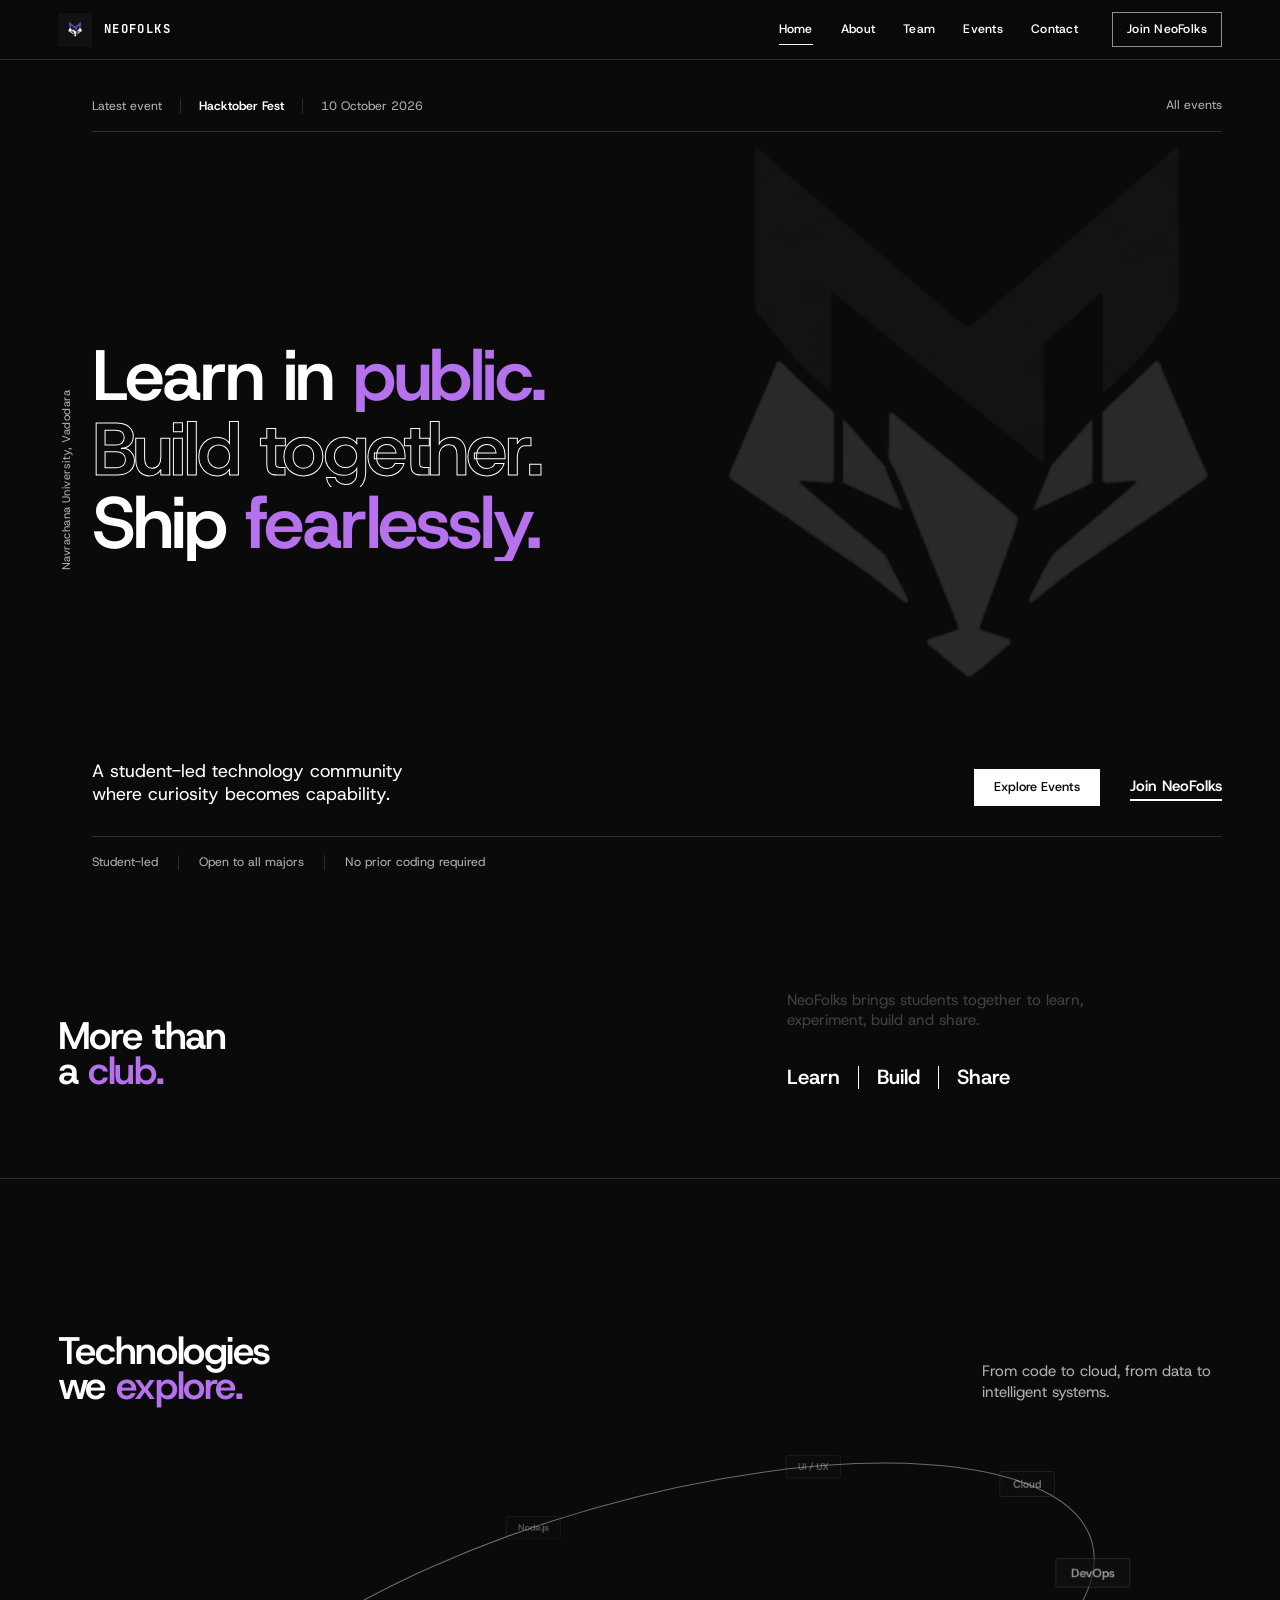
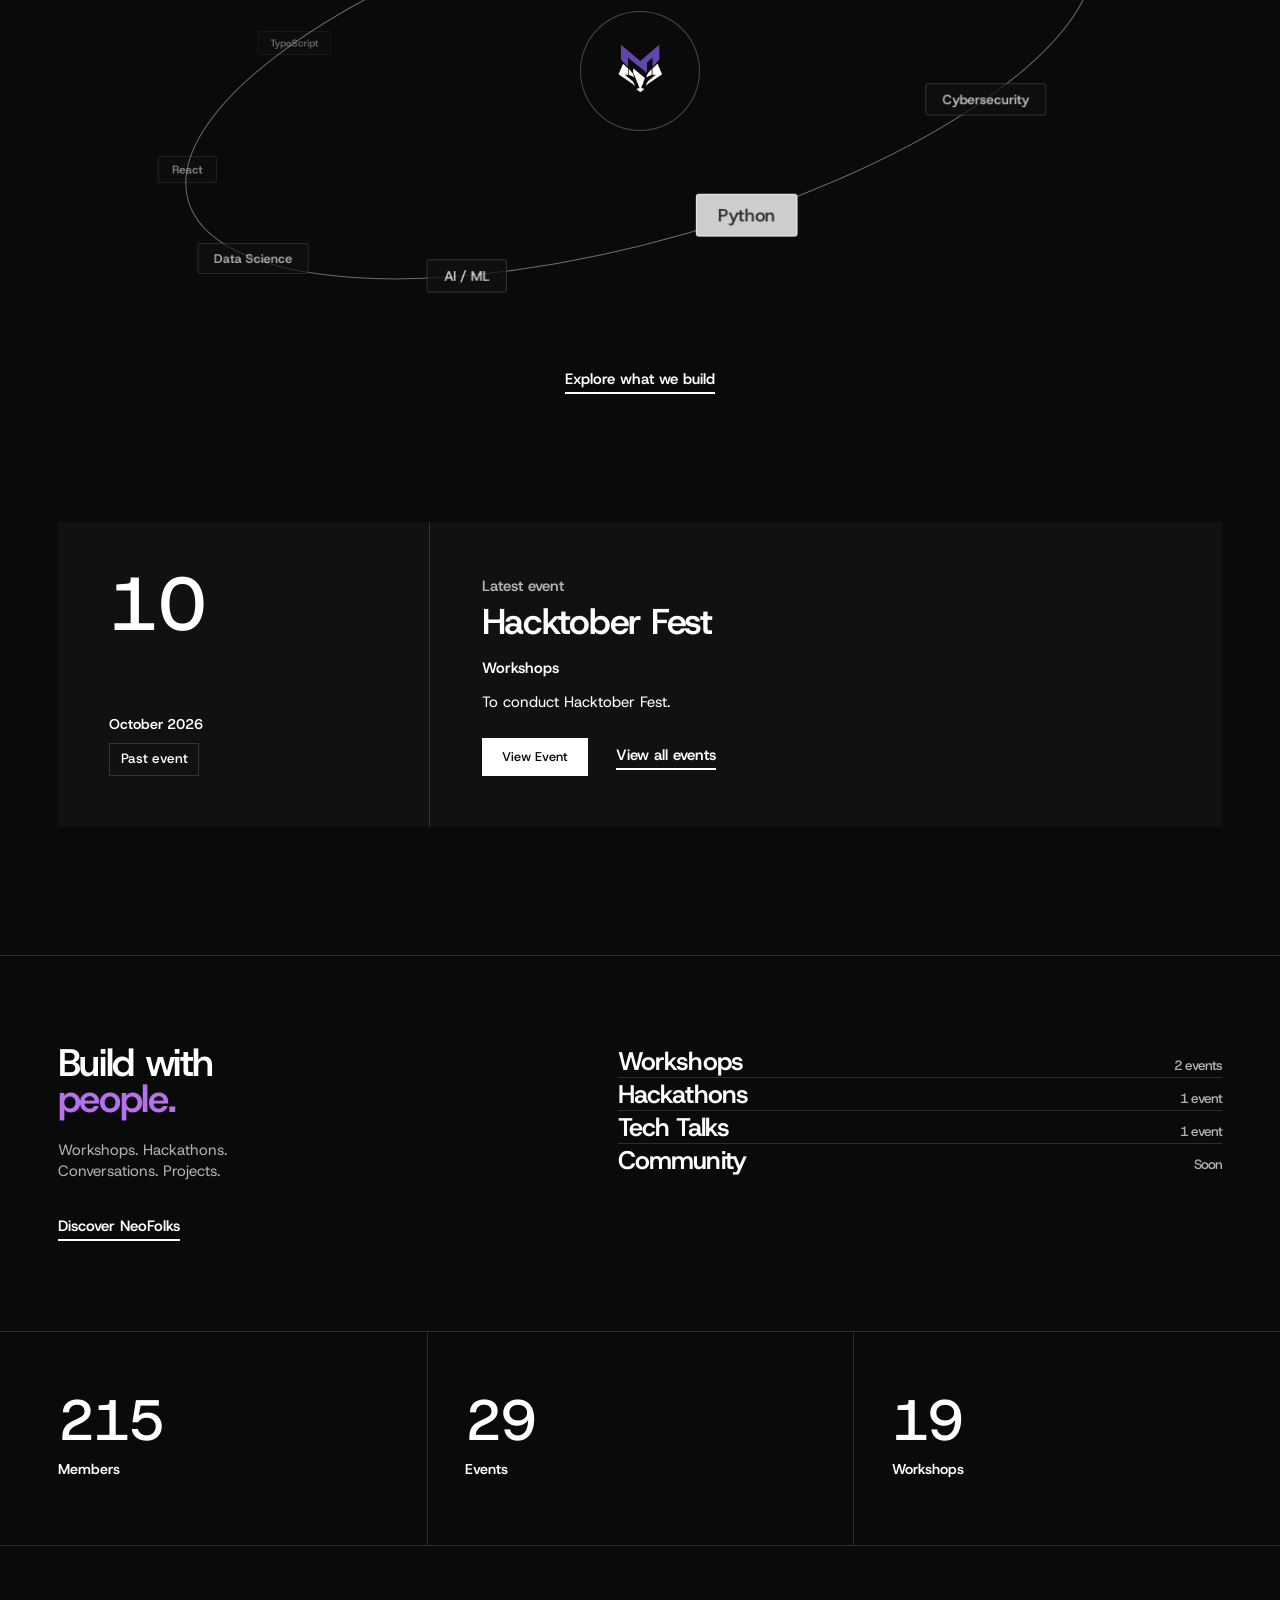
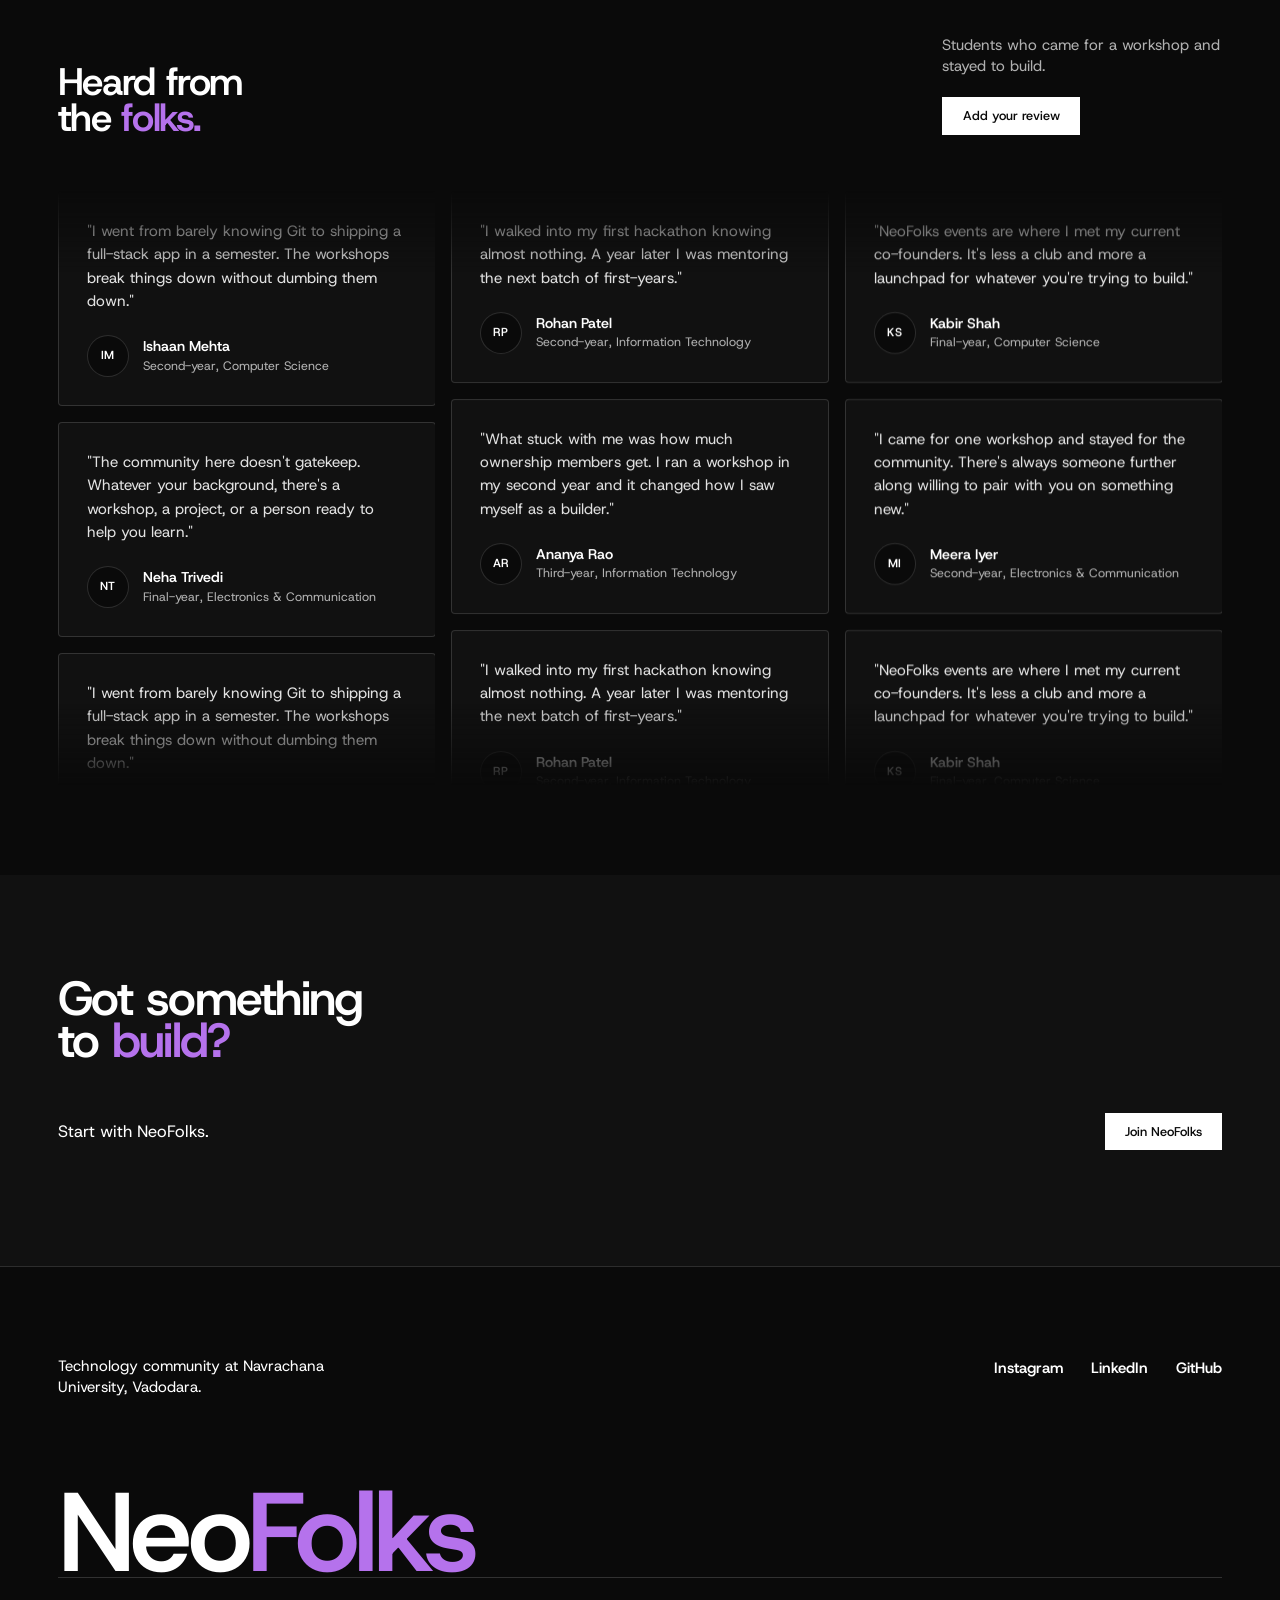
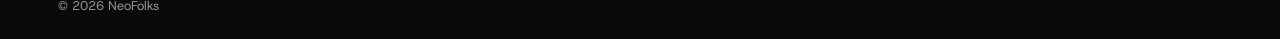
<file: index.html>
<!DOCTYPE html>
<html lang="en">
<head>
<meta charset="UTF-8">
<meta name="viewport" content="width=device-width, initial-scale=1">
<meta name="theme-color" content="#0a0a0a">
<meta name="description" content="NeoFolks is the student-led technology community at Navrachana University, Vadodara.">
<title>NeoFolks | Learn in public. Build together.</title>
<script>document.documentElement.classList.add('js')</script>
<link rel="icon" href="assets/logo/neofolks-logo.png">
<link rel="preconnect" href="https://fonts.googleapis.com"><link rel="preconnect" href="https://fonts.gstatic.com" crossorigin>
<link href="https://fonts.googleapis.com/css2?family=Host+Grotesk:wght@400;500;600;700&family=JetBrains+Mono:wght@400;500;700&display=swap" rel="stylesheet">
<link rel="stylesheet" href="css/style.css">
</head>
<body data-page="home">
<header class="site-header">
  <a class="brand" href="index.html" aria-label="NeoFolks home"><span class="brand-mark"><img src="assets/logo/neofolks-logo.png" alt=""></span><span class="brand-word">NeoFolks</span></a>
  <nav class="main-nav" id="siteNav" aria-label="Main"><a href="index.html" data-nav="home" aria-current="page">Home</a><a href="about.html" data-nav="about">About</a><a href="team.html" data-nav="team">Team</a><a href="events.html" data-nav="events">Events</a><a href="contact.html" data-nav="contact">Contact</a><a class="nav-join" href="join.html">Join NeoFolks</a></nav>
</header>
<main>
<section class="hero">
  <img class="hero-logo" src="assets/logo/neofolks-logo.png" alt="" aria-hidden="true">
  <p class="hero-side">Navrachana University, Vadodara</p>
  <a class="hero-next" id="heroNext" href="events.html" hidden>
    <span class="hn-kicker" data-hn="kicker">Next up</span>
    <span class="hn-title" data-hn="title"></span>
    <span class="hn-date" data-hn="date"></span>
    <span class="hn-count" data-hn="count"></span>
    <span class="hn-all">All events</span>
  </a>
  <h1 class="hero-title">
    <span class="hl" style="--i:0;--w:56%"><span data-fit>Learn in <em class="pu">public.</em></span></span>
    <span class="hl hl-outline" style="--i:1;--w:100%"><span data-fit>Build together.</span></span>
    <span class="hl" style="--i:2;--w:150%"><span data-fit>Ship <em class="pu">fearlessly.</em></span></span>
  </h1>
  <div class="hero-foot">
    <p class="hero-lede">A student-led technology community where curiosity becomes capability.</p>
    <div class="hero-actions"><a class="btn" href="events.html">Explore Events</a><a class="link" href="join.html">Join NeoFolks</a></div>
  </div>
  <ul class="hero-facts"><li>Student-led</li><li>Open to all majors</li><li>No prior coding required</li></ul>
</section>

<section class="intro sec">
  <h2 class="h-display">More than<br>a <em class="pu">club.</em></h2>
  <div class="intro-side">
    <p>NeoFolks brings students together to learn, experiment, build and share.</p>
    <p class="trio" aria-label="Learn, build, share"><span>Learn</span><i class="slash"></i><span>Build</span><i class="slash"></i><span>Share</span></p>
  </div>
</section>

<section class="orbit-sec" id="technologies">
  <div class="orbit-head"><h2 class="h-display">Technologies<br>we <em class="pu">explore.</em></h2><p>From code to cloud, from data to intelligent systems.</p></div>
  <div class="orbit-stage" id="orbitStage" role="group" aria-label="Technologies we explore. Choose one to bring it to the front.">
    <div class="orbit-center"><img src="assets/logo/neofolks-logo.png" alt="NeoFolks"></div>
  </div>
  <div class="orbit-foot"><a class="link" href="events.html">Explore what we build</a></div>
</section>

<section class="next">
  <article class="ticket" id="nextTicket">
    <div class="ticket-date"><b class="t-day" data-day>10</b><div><span class="t-month" data-month>October 2026</span><span class="t-count" data-count></span></div></div>
    <div class="ticket-main">
      <div><p class="ticket-kicker" data-kicker>Next up</p><h2 data-title>Hacktober Fest</h2>
        <p class="ticket-meta"><span data-cat>Workshops</span></p><p class="t-detail" data-detail>To conduct Hacktober Fest.</p></div>
      <div class="ticket-actions"><a class="btn" href="events.html">View Event</a><a class="link" href="events.html">View all events</a></div>
    </div>
  </article>
</section>

<section class="community sec">
  <div class="community-copy"><h2 class="h-display">Build with<br><em class="pu">people.</em></h2><p>Workshops. Hackathons. Conversations. Projects.</p><a class="link" href="about.html">Discover NeoFolks</a></div>
  <ul class="c-list">
    <li><a href="events.html?filter=workshops">Workshops<small data-count-cat="workshops"></small></a></li>
    <li><a href="events.html?filter=competitions">Hackathons<small data-count-cat="competitions"></small></a></li>
    <li><a href="events.html?filter=seminars">Tech Talks<small data-count-cat="seminars"></small></a></li>
    <li><a href="events.html?filter=community">Community<small data-count-cat="community"></small></a></li>
  </ul>
</section>

<section class="stats" aria-label="NeoFolks in numbers">
  <div class="stat"><b data-stat="240" data-suffix="+">240+</b><span>Members</span></div>
  <div class="stat"><b data-stat="32">32</b><span>Events</span></div>
  <div class="stat"><b data-stat="21">21</b><span>Workshops</span></div>
</section>

<section class="reviews sec" id="reviews">
  <div class="rw-head">
    <h2 class="h-display">Heard from<br>the <em class="pu">folks.</em></h2>
    <div class="rw-head-side">
      <p>Students who came for a workshop and stayed to build.</p>
      <button type="button" class="btn" id="rwToggle" aria-expanded="false" aria-controls="rwFormWrap">Add your review</button>
    </div>
  </div>
  <div class="rw-form-wrap" id="rwFormWrap" hidden>
    <form class="rw-form" id="rwForm" autocomplete="off">
      <div class="rw-field"><label for="rwName">Your name</label><input class="rw-in" id="rwName" name="name" type="text" maxlength="40" required placeholder="Aarav Desai"></div>
      <div class="rw-field"><label for="rwCourse">Course / branch</label><input class="rw-in" id="rwCourse" name="course" type="text" maxlength="40" required placeholder="Computer Science"></div>
      <div class="rw-field"><label for="rwYear">Year</label>
        <select class="rw-in" id="rwYear" name="year" required><option value="" disabled selected>Select year</option><option>First-year</option><option>Second-year</option><option>Third-year</option><option>Final-year</option><option>Alumni</option></select></div>
      <div class="rw-field rw-wide"><label for="rwText">Your review</label><textarea class="rw-in" id="rwText" name="text" rows="3" minlength="20" maxlength="220" required placeholder="What did NeoFolks change for you?"></textarea><span class="rw-count" id="rwCount" aria-live="polite">0 / 220</span></div>
      <div class="rw-actions rw-wide"><button type="submit" class="btn">Post review</button><button type="button" class="link" id="rwCancel">Cancel</button></div>
    </form>
    <div class="rw-done" id="rwDone" tabindex="-1" hidden>
      <h3>Thanks, <span data-name></span>.</h3><p>Your review is on the wall below.</p>
      <button type="button" class="link" id="rwAgain">Write another</button>
    </div>
  </div>
  <div class="rw-wall" id="rwWall" role="region" aria-label="Member reviews"></div>
</section>

<section class="cta">
  <h2>Got something<br>to <em class="pu">build?</em></h2>
  <div class="cta-row"><p>Start with NeoFolks.</p><a class="btn" href="join.html">Join NeoFolks</a></div>
</section>
</main>
<footer class="site-footer">
  <div class="foot-top">
    <p>Technology community at Navrachana University, Vadodara.</p>
    <div class="foot-links"><a href="https://www.instagram.com/neofolks/" target="_blank" rel="noreferrer">Instagram</a><a href="https://www.linkedin.com/company/neofolks-nuv" target="_blank" rel="noreferrer">LinkedIn</a><a href="https://github.com/neofolks-nuv" target="_blank" rel="noreferrer">GitHub</a></div>
  </div>
  <div class="foot-word" aria-hidden="true"><span data-fit>Neo<em class="pu">Folks</em></span></div>
  <p class="foot-copy">&copy; 2026 NeoFolks</p>
</footer>
<script src="js/data.js"></script>
<script src="js/orbit.js"></script>
<script src="js/main.js"></script>
</body>
</html>
</file>
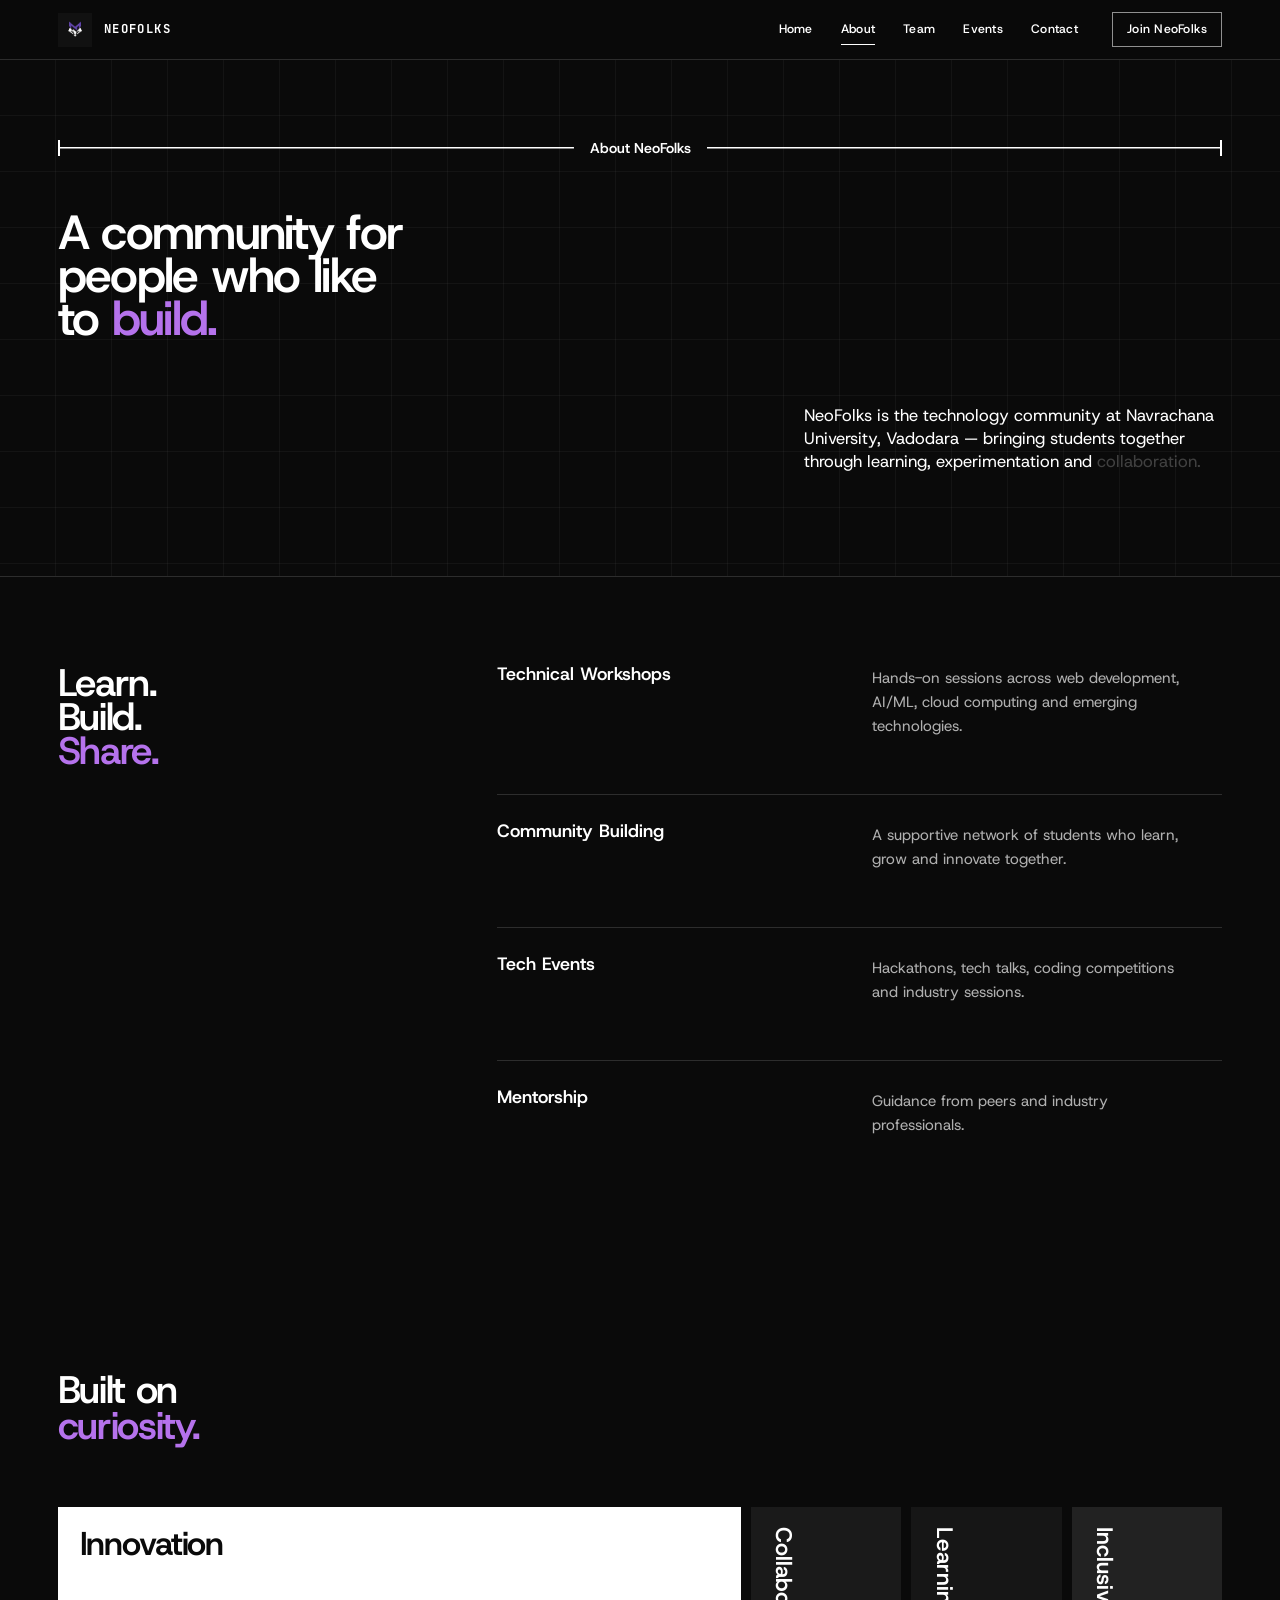
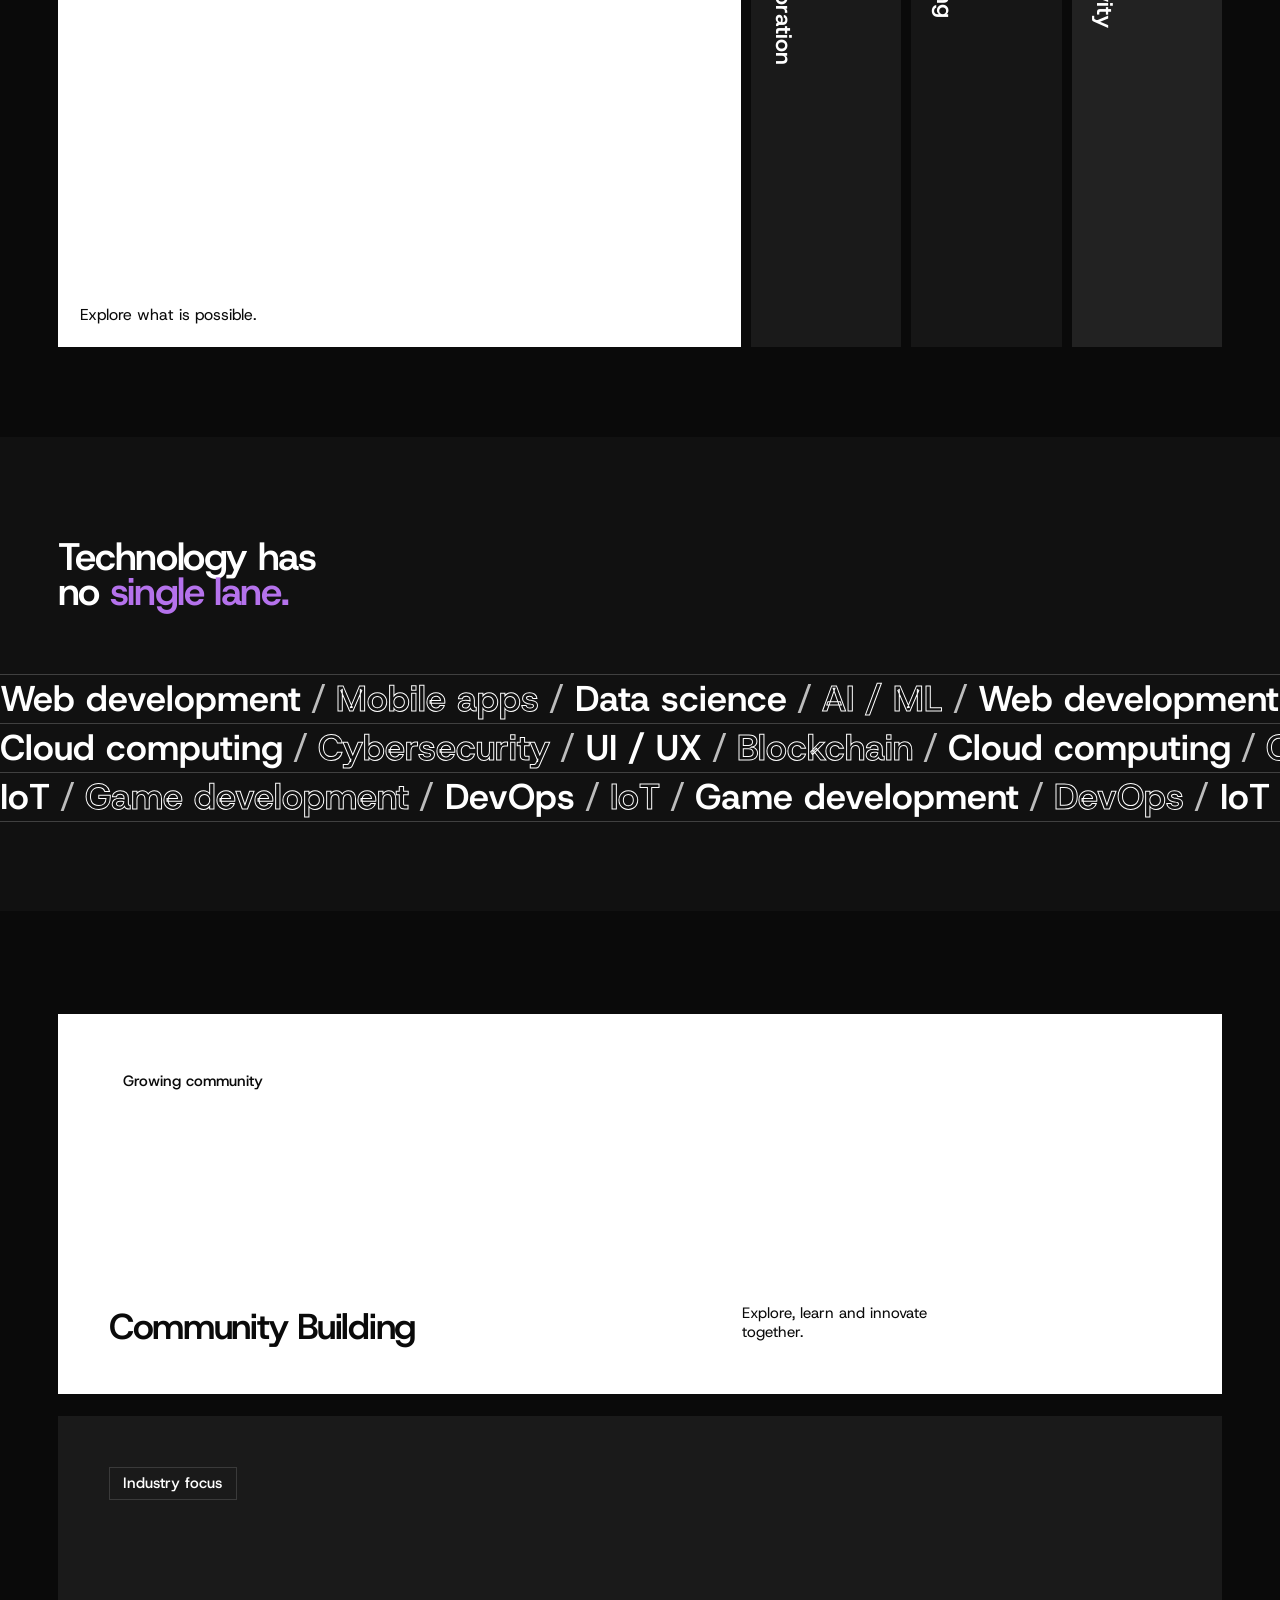
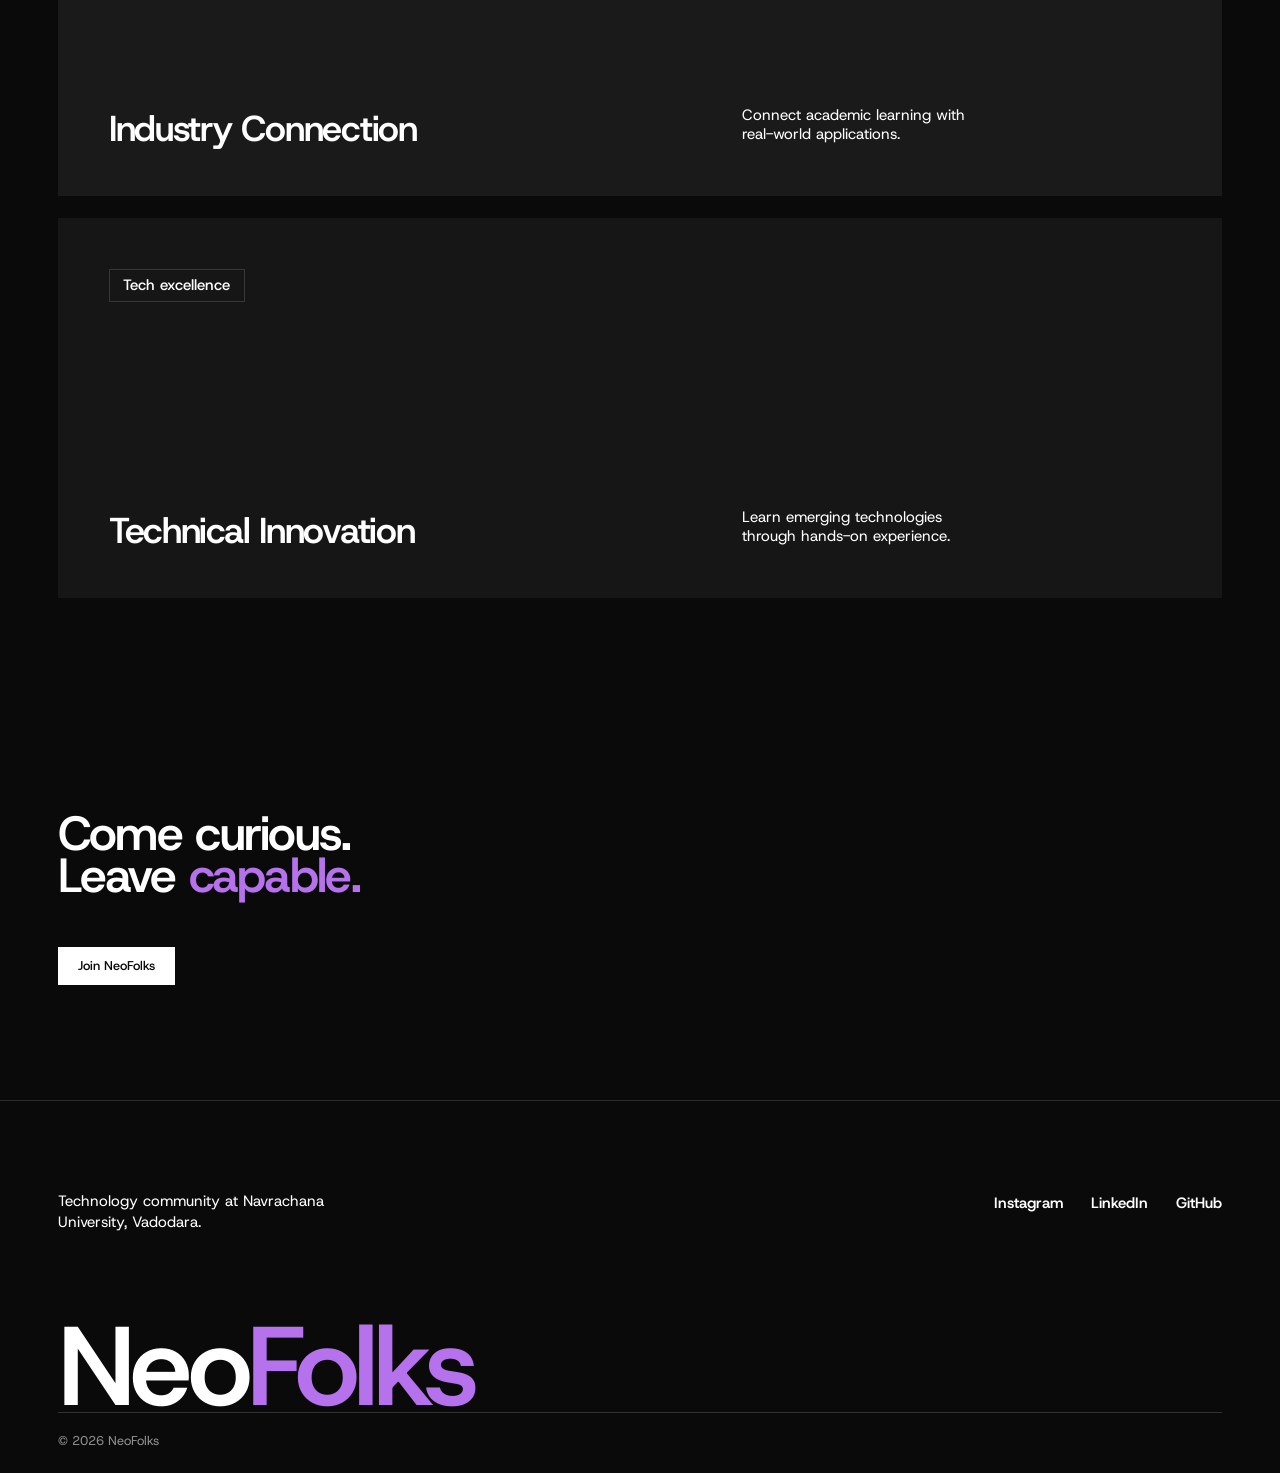
<file: about.html>
<!DOCTYPE html>
<html lang="en">
<head>
<meta charset="UTF-8">
<meta name="viewport" content="width=device-width, initial-scale=1">
<meta name="theme-color" content="#0a0a0a">
<meta name="description" content="A community for people who like to build. Workshops, events, mentorship and an open door.">
<title>About | NeoFolks</title>
<script>document.documentElement.classList.add('js')</script>
<link rel="icon" href="assets/logo/neofolks-logo.png">
<link rel="preconnect" href="https://fonts.googleapis.com"><link rel="preconnect" href="https://fonts.gstatic.com" crossorigin>
<link href="https://fonts.googleapis.com/css2?family=Host+Grotesk:wght@400;500;600;700&family=JetBrains+Mono:wght@400;500;700&display=swap" rel="stylesheet">
<link rel="stylesheet" href="css/style.css">
</head>
<body data-page="about">
<header class="site-header">
  <a class="brand" href="index.html" aria-label="NeoFolks home"><span class="brand-mark"><img src="assets/logo/neofolks-logo.png" alt=""></span><span class="brand-word">NeoFolks</span></a>
  <nav class="main-nav" id="siteNav" aria-label="Main"><a href="index.html" data-nav="home">Home</a><a href="about.html" data-nav="about" aria-current="page">About</a><a href="team.html" data-nav="team">Team</a><a href="events.html" data-nav="events">Events</a><a href="contact.html" data-nav="contact">Contact</a><a class="nav-join" href="join.html">Join NeoFolks</a></nav>
</header>
<main>
<section class="a-hero">
  <p class="a-dim">About NeoFolks</p>
  <h1>A community for people who like to <em class="pu">build.</em></h1>
  <p class="a-lede">NeoFolks is the technology community at Navrachana University, Vadodara &mdash; bringing students together through learning, experimentation and collaboration.</p>
</section>

<section class="a-do sec">
  <div class="a-do-title"><h2>Learn.<br>Build.<br><em class="pu">Share.</em></h2></div>
  <div class="do-list">
    <article class="do-item"><h3>Technical Workshops</h3><p>Hands-on sessions across web development, AI/ML, cloud computing and emerging technologies.</p></article>
    <article class="do-item"><h3>Community Building</h3><p>A supportive network of students who learn, grow and innovate together.</p></article>
    <article class="do-item"><h3>Tech Events</h3><p>Hackathons, tech talks, coding competitions and industry sessions.</p></article>
    <article class="do-item"><h3>Mentorship</h3><p>Guidance from peers and industry professionals.</p></article>
  </div>
</section>

<section class="vals sec">
  <h2 class="h-display">Built on <em class="pu">curiosity.</em></h2>
  <div class="vals-row">
    <button type="button" class="v-panel tone-violet" aria-expanded="true"><span class="v-title">Innovation</span><span class="v-text">Explore what is possible.</span></button>
    <button type="button" class="v-panel tone-ink" aria-expanded="false"><span class="v-title">Collaboration</span><span class="v-text">Build better together.</span></button>
    <button type="button" class="v-panel tone-lilac" aria-expanded="false"><span class="v-title">Learning</span><span class="v-text">Keep growing.</span></button>
    <button type="button" class="v-panel tone-ember" aria-expanded="false"><span class="v-title">Inclusivity</span><span class="v-text">Everyone gets to learn.</span></button>
  </div>
</section>

<section class="lanes" aria-labelledby="lanesH">
  <div class="lanes-head"><h2 class="h-display" id="lanesH">Technology has no <em class="pu">single lane.</em></h2></div>
  <div class="lane" style="--dur:52s"><div class="lane-track"><div class="lane-set"><span class="">Web development</span><i></i><span class="o">Mobile apps</span><i></i><span class="">Data science</span><i></i><span class="o">AI / ML</span><i></i></div><div class="lane-set" aria-hidden="true"><span class="">Web development</span><i></i><span class="o">Mobile apps</span><i></i><span class="">Data science</span><i></i><span class="o">AI / ML</span><i></i></div></div></div><div class="lane" style="--dur:44s"><div class="lane-track"><div class="lane-set"><span class="">Cloud computing</span><i></i><span class="o">Cybersecurity</span><i></i><span class="">UI / UX</span><i></i><span class="o">Blockchain</span><i></i></div><div class="lane-set" aria-hidden="true"><span class="">Cloud computing</span><i></i><span class="o">Cybersecurity</span><i></i><span class="">UI / UX</span><i></i><span class="o">Blockchain</span><i></i></div></div></div><div class="lane" style="--dur:58s"><div class="lane-track"><div class="lane-set"><span class="">IoT</span><i></i><span class="o">Game development</span><i></i><span class="">DevOps</span><i></i><span class="o">IoT</span><i></i><span class="">Game development</span><i></i><span class="o">DevOps</span><i></i></div><div class="lane-set" aria-hidden="true"><span class="">IoT</span><i></i><span class="o">Game development</span><i></i><span class="">DevOps</span><i></i><span class="o">IoT</span><i></i><span class="">Game development</span><i></i><span class="o">DevOps</span><i></i></div></div></div>
</section>

<section class="mission">
  <h2 class="sr-only">Mission</h2>
  <article class="band tone-violet" style="--k:0"><p class="band-tag">Growing community</p><h2>Community Building</h2><p>Explore, learn and innovate together.</p></article>
  <article class="band tone-ink" style="--k:1"><p class="band-tag">Industry focus</p><h2>Industry Connection</h2><p>Connect academic learning with real-world applications.</p></article>
  <article class="band tone-lilac" style="--k:2"><p class="band-tag">Tech excellence</p><h2>Technical Innovation</h2><p>Learn emerging technologies through hands-on experience.</p></article>
</section>

<section class="a-cta">
  <h2>Come curious. Leave <em class="pu">capable.</em></h2>
  <a class="btn" href="join.html">Join NeoFolks</a>
</section>
</main>
<footer class="site-footer">
  <div class="foot-top">
    <p>Technology community at Navrachana University, Vadodara.</p>
    <div class="foot-links"><a href="https://www.instagram.com/neofolks/" target="_blank" rel="noreferrer">Instagram</a><a href="https://www.linkedin.com/company/neofolks-nuv" target="_blank" rel="noreferrer">LinkedIn</a><a href="https://github.com/neofolks-nuv" target="_blank" rel="noreferrer">GitHub</a></div>
  </div>
  <div class="foot-word" aria-hidden="true"><span data-fit>Neo<em class="pu">Folks</em></span></div>
  <p class="foot-copy">&copy; 2026 NeoFolks</p>
</footer>
<script src="js/data.js"></script>
<script src="js/orbit.js"></script>
<script src="js/main.js"></script>
</body>
</html>
</file>
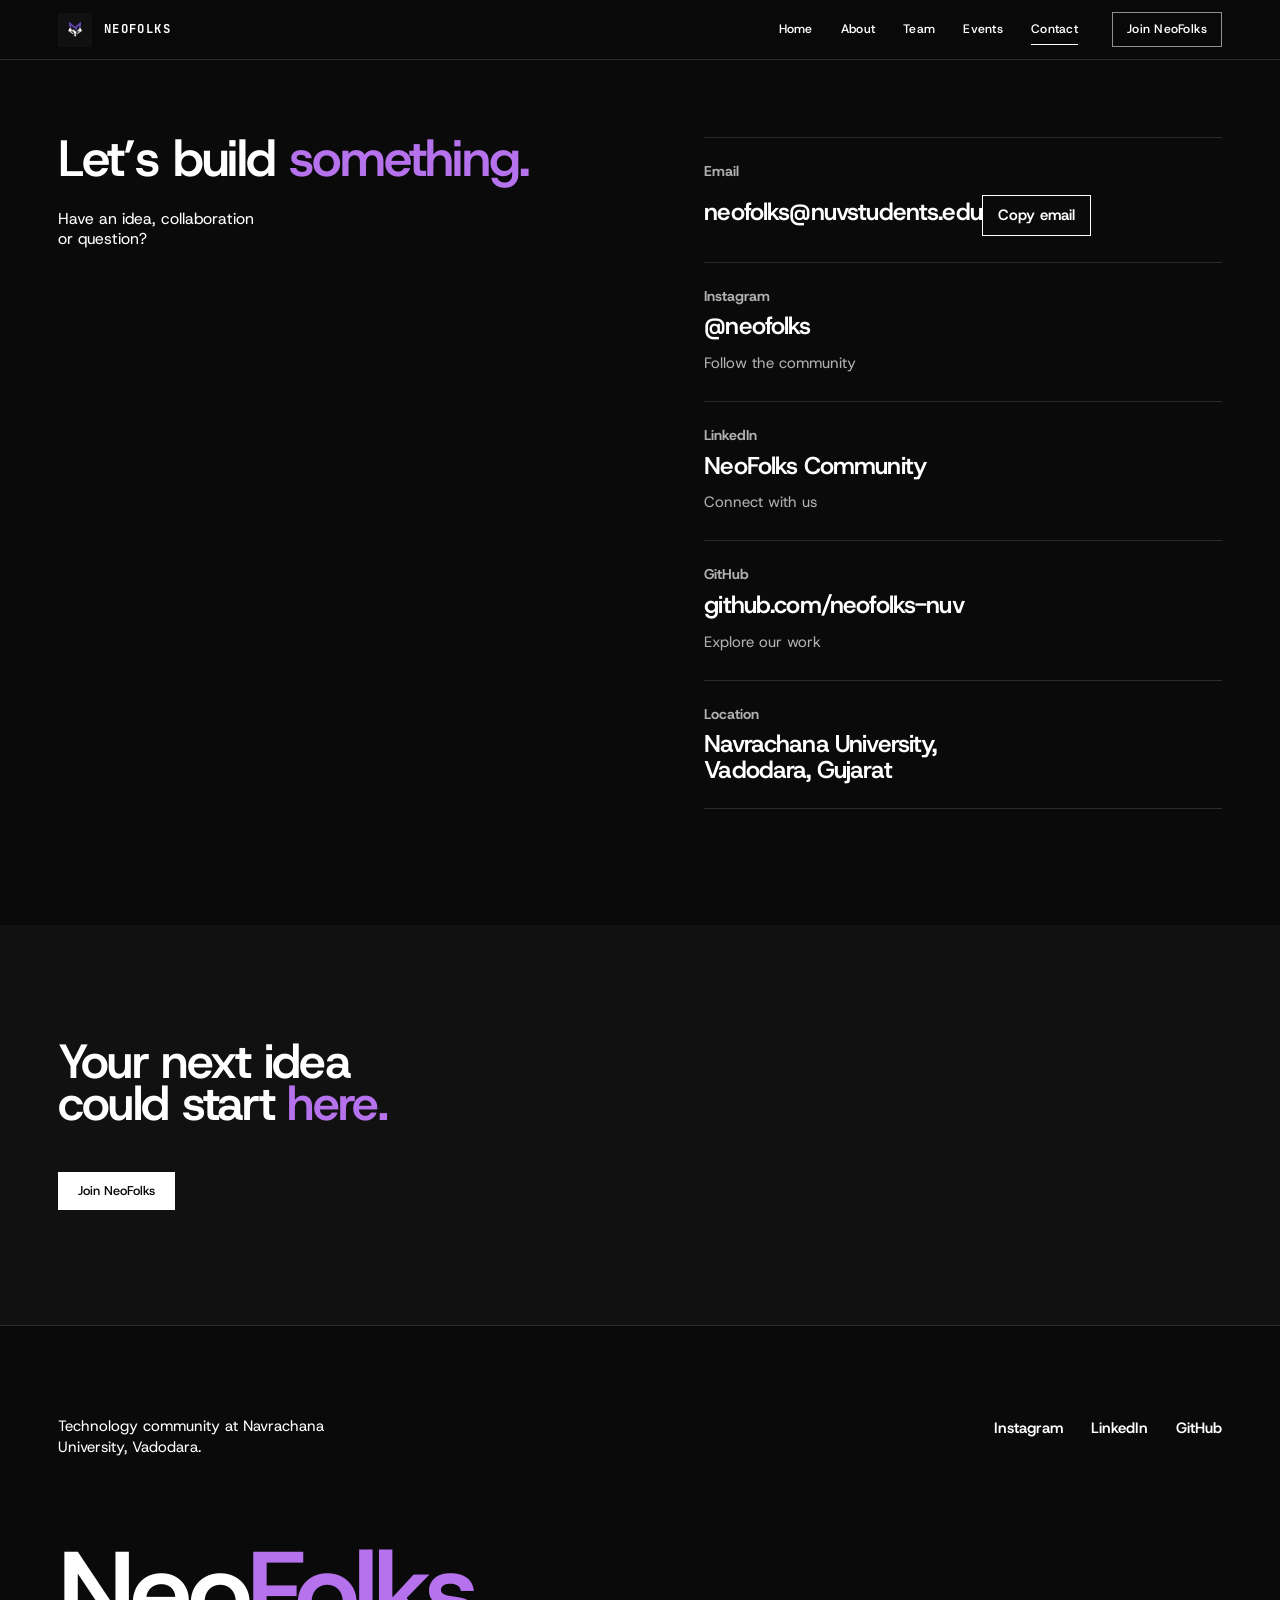
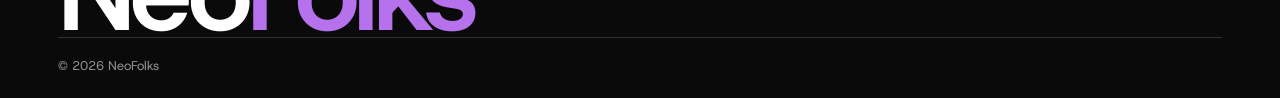
<file: contact.html>
<!DOCTYPE html>
<html lang="en">
<head>
<meta charset="UTF-8">
<meta name="viewport" content="width=device-width, initial-scale=1">
<meta name="theme-color" content="#0a0a0a">
<meta name="description" content="Have an idea, collaboration or question? Get in touch with NeoFolks.">
<title>Contact | NeoFolks</title>
<script>document.documentElement.classList.add('js')</script>
<link rel="icon" href="assets/logo/neofolks-logo.png">
<link rel="preconnect" href="https://fonts.googleapis.com"><link rel="preconnect" href="https://fonts.gstatic.com" crossorigin>
<link href="https://fonts.googleapis.com/css2?family=Host+Grotesk:wght@400;500;600;700&family=JetBrains+Mono:wght@400;500;700&display=swap" rel="stylesheet">
<link rel="stylesheet" href="css/style.css">
</head>
<body data-page="contact">
<header class="site-header">
  <a class="brand" href="index.html" aria-label="NeoFolks home"><span class="brand-mark"><img src="assets/logo/neofolks-logo.png" alt=""></span><span class="brand-word">NeoFolks</span></a>
  <nav class="main-nav" id="siteNav" aria-label="Main"><a href="index.html" data-nav="home">Home</a><a href="about.html" data-nav="about">About</a><a href="team.html" data-nav="team">Team</a><a href="events.html" data-nav="events">Events</a><a href="contact.html" data-nav="contact" aria-current="page">Contact</a><a class="nav-join" href="join.html">Join NeoFolks</a></nav>
</header>
<main>
<section class="c-wrap">
  <div class="c-pin"><h1>Let&rsquo;s build <em class="pu">something.</em></h1><p>Have an idea, collaboration or question?</p></div>
  <div class="c-rows">
    <div class="c-row"><p class="c-label">Email</p><a class="c-value" href="mailto:neofolks@nuvstudents.edu">neofolks@nuvstudents.edu</a><button class="c-copy" id="copyEmail" type="button" data-email="neofolks@nuvstudents.edu" aria-live="polite">Copy email</button></div>
    <div class="c-row"><p class="c-label">Instagram</p><a class="c-value" href="https://www.instagram.com/neofolks/" target="_blank" rel="noreferrer">@neofolks</a><p class="c-note">Follow the community</p></div>
    <div class="c-row"><p class="c-label">LinkedIn</p><a class="c-value" href="https://www.linkedin.com/company/neofolks-nuv" target="_blank" rel="noreferrer">NeoFolks Community</a><p class="c-note">Connect with us</p></div>
    <div class="c-row"><p class="c-label">GitHub</p><a class="c-value" href="https://github.com/neofolks-nuv" target="_blank" rel="noreferrer">github.com/neofolks-nuv</a><p class="c-note">Explore our work</p></div>
    <div class="c-row"><p class="c-label">Location</p><p class="c-value">Navrachana University,<br>Vadodara, Gujarat</p></div>
  </div>
</section>
<section class="c-cta"><h2>Your next idea could start <em class="pu">here.</em></h2><a class="btn" href="join.html">Join NeoFolks</a></section>
</main>
<footer class="site-footer">
  <div class="foot-top">
    <p>Technology community at Navrachana University, Vadodara.</p>
    <div class="foot-links"><a href="https://www.instagram.com/neofolks/" target="_blank" rel="noreferrer">Instagram</a><a href="https://www.linkedin.com/company/neofolks-nuv" target="_blank" rel="noreferrer">LinkedIn</a><a href="https://github.com/neofolks-nuv" target="_blank" rel="noreferrer">GitHub</a></div>
  </div>
  <div class="foot-word" aria-hidden="true"><span data-fit>Neo<em class="pu">Folks</em></span></div>
  <p class="foot-copy">&copy; 2026 NeoFolks</p>
</footer>
<script src="js/data.js"></script>
<script src="js/orbit.js"></script>
<script src="js/main.js"></script>
</body>
</html>
</file>
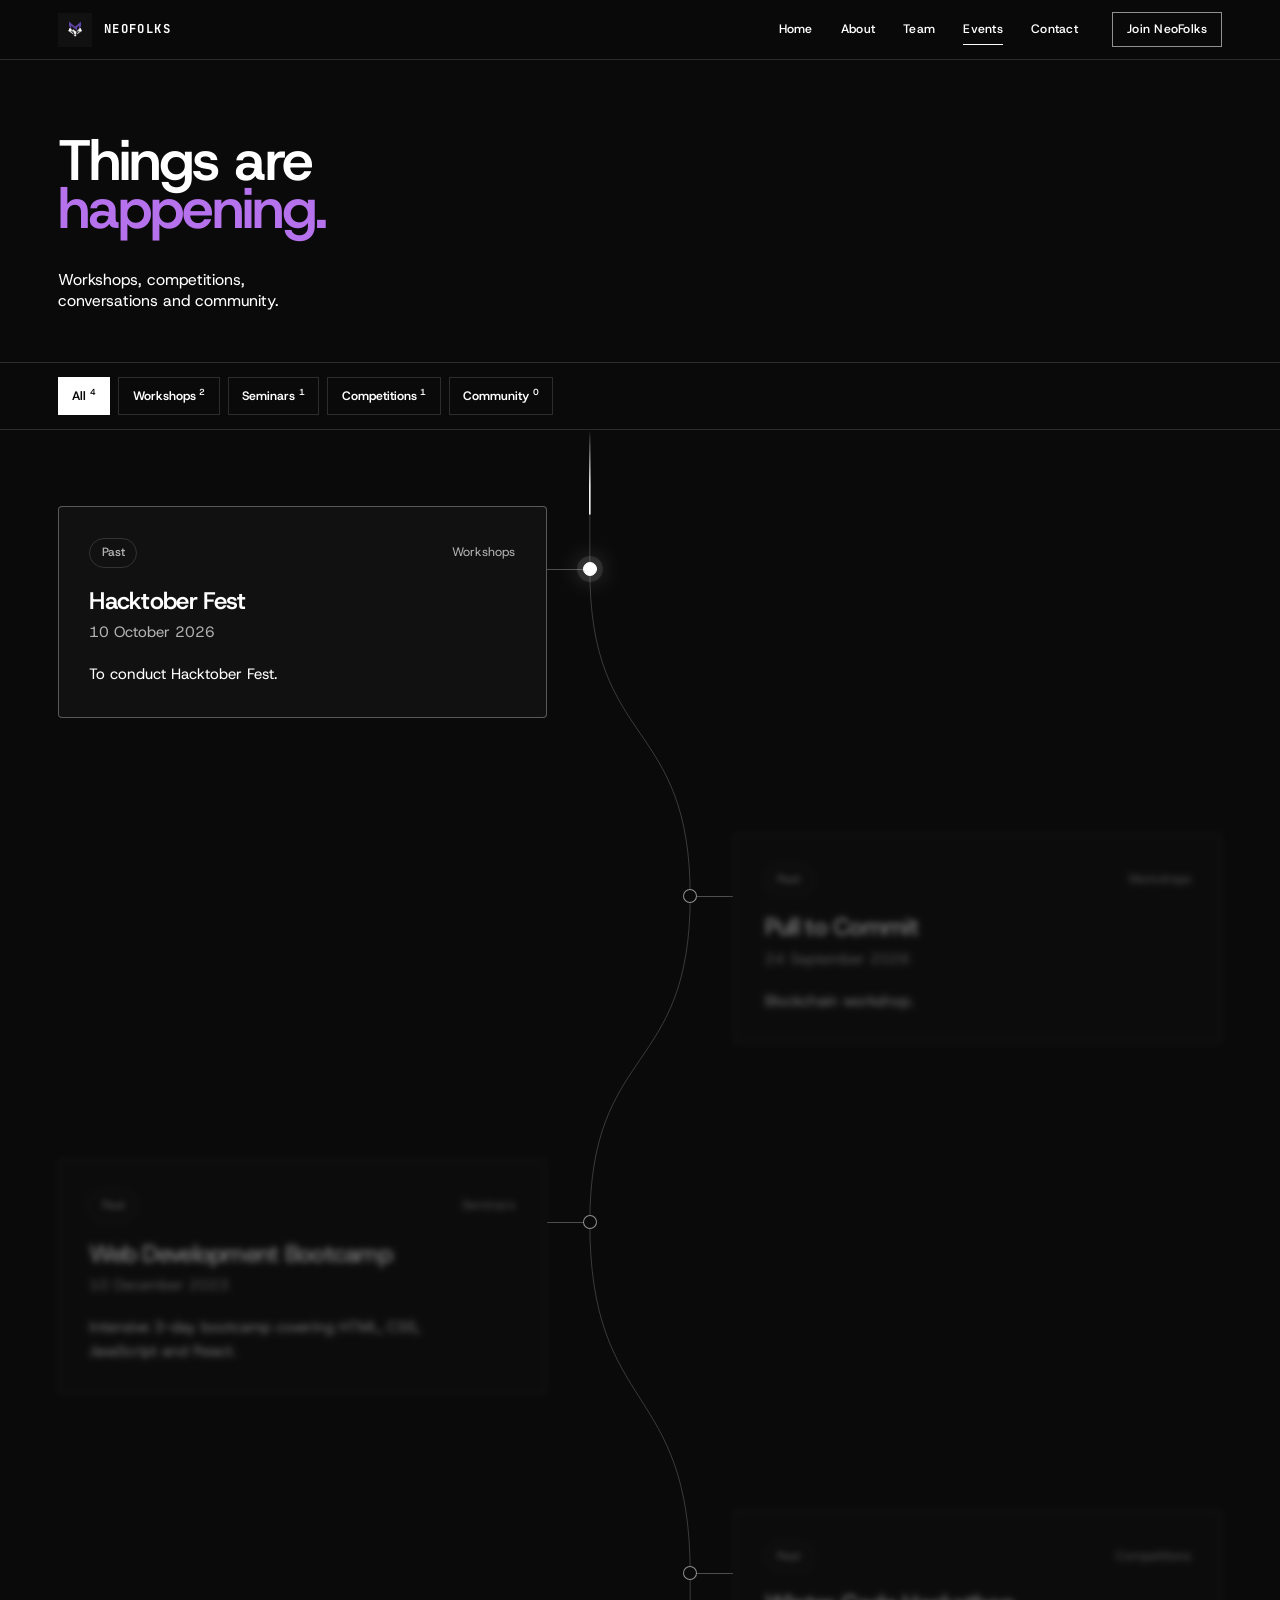
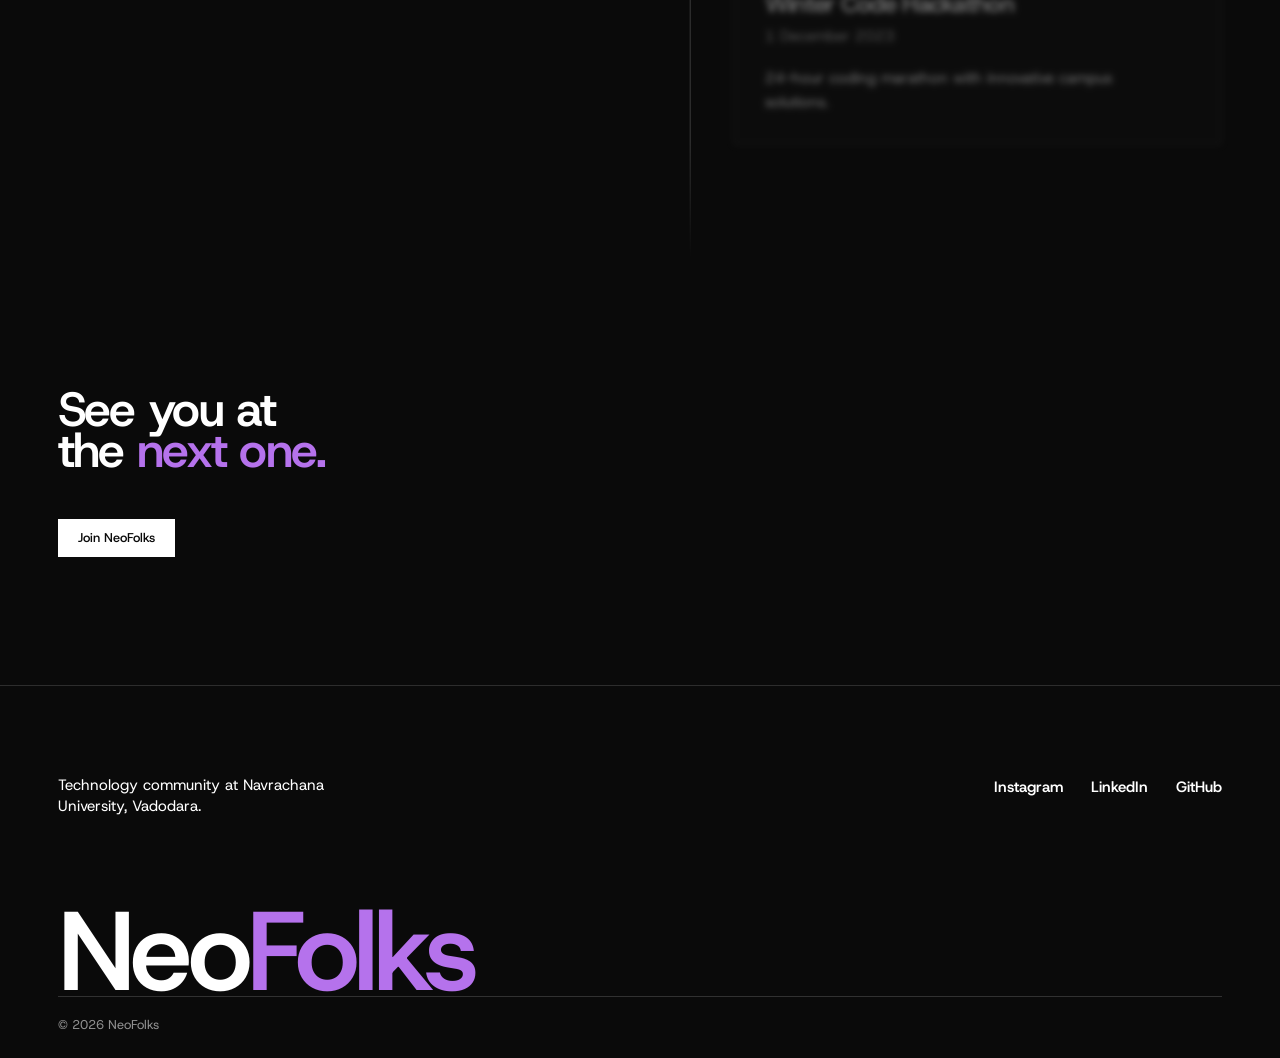
<file: events.html>
<!DOCTYPE html>
<html lang="en">
<head>
<meta charset="UTF-8">
<meta name="viewport" content="width=device-width, initial-scale=1">
<meta name="theme-color" content="#0a0a0a">
<meta name="description" content="Workshops, competitions, conversations and community at NeoFolks.">
<title>Events | NeoFolks</title>
<script>document.documentElement.classList.add('js')</script>
<link rel="icon" href="assets/logo/neofolks-logo.png">
<link rel="preconnect" href="https://fonts.googleapis.com"><link rel="preconnect" href="https://fonts.gstatic.com" crossorigin>
<link href="https://fonts.googleapis.com/css2?family=Host+Grotesk:wght@400;500;600;700&family=JetBrains+Mono:wght@400;500;700&display=swap" rel="stylesheet">
<link rel="stylesheet" href="css/style.css">
</head>
<body data-page="events">
<header class="site-header">
  <a class="brand" href="index.html" aria-label="NeoFolks home"><span class="brand-mark"><img src="assets/logo/neofolks-logo.png" alt=""></span><span class="brand-word">NeoFolks</span></a>
  <nav class="main-nav" id="siteNav" aria-label="Main"><a href="index.html" data-nav="home">Home</a><a href="about.html" data-nav="about">About</a><a href="team.html" data-nav="team">Team</a><a href="events.html" data-nav="events" aria-current="page">Events</a><a href="contact.html" data-nav="contact">Contact</a><a class="nav-join" href="join.html">Join NeoFolks</a></nav>
</header>
<main>
<section class="e-hero"><h1>Things are<br><em class="pu">happening.</em></h1><p>Workshops, competitions, conversations and community.</p></section>
<div class="filter-bar" id="filterBar" role="group" aria-label="Filter events by type"></div>
<div id="eventsApp"><div id="eventsOut"></div></div>
<section class="e-cta"><h2>See you at the <em class="pu">next one.</em></h2><a class="btn" href="join.html">Join NeoFolks</a></section>
</main>
<footer class="site-footer">
  <div class="foot-top">
    <p>Technology community at Navrachana University, Vadodara.</p>
    <div class="foot-links"><a href="https://www.instagram.com/neofolks/" target="_blank" rel="noreferrer">Instagram</a><a href="https://www.linkedin.com/company/neofolks-nuv" target="_blank" rel="noreferrer">LinkedIn</a><a href="https://github.com/neofolks-nuv" target="_blank" rel="noreferrer">GitHub</a></div>
  </div>
  <div class="foot-word" aria-hidden="true"><span data-fit>Neo<em class="pu">Folks</em></span></div>
  <p class="foot-copy">&copy; 2026 NeoFolks</p>
</footer>
<script src="js/data.js"></script>
<script src="js/orbit.js"></script>
<script src="js/main.js"></script>
</body>
</html>
</file>
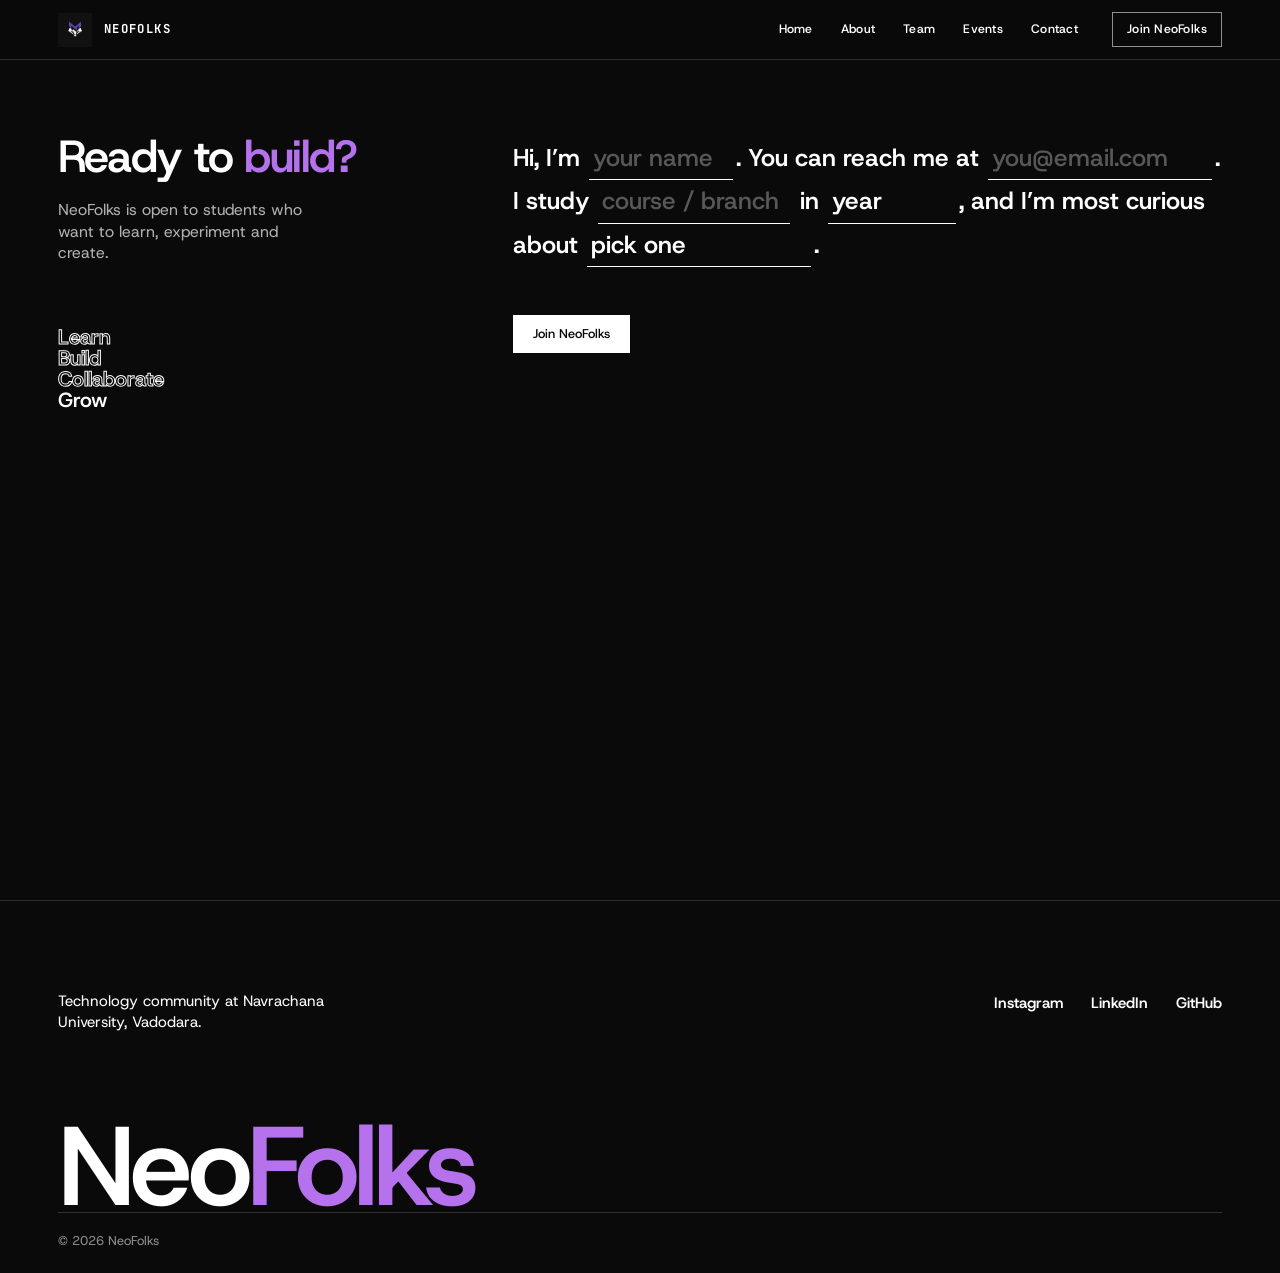
<file: join.html>
<!DOCTYPE html>
<html lang="en">
<head>
<meta charset="UTF-8">
<meta name="viewport" content="width=device-width, initial-scale=1">
<meta name="theme-color" content="#0a0a0a">
<meta name="description" content="Join NeoFolks. Open to students who want to learn, experiment and create.">
<title>Join NeoFolks</title>
<script>document.documentElement.classList.add('js')</script>
<link rel="icon" href="assets/logo/neofolks-logo.png">
<link rel="preconnect" href="https://fonts.googleapis.com"><link rel="preconnect" href="https://fonts.gstatic.com" crossorigin>
<link href="https://fonts.googleapis.com/css2?family=Host+Grotesk:wght@400;500;600;700&family=JetBrains+Mono:wght@400;500;700&display=swap" rel="stylesheet">
<link rel="stylesheet" href="css/style.css">
</head>
<body data-page="join">
<header class="site-header">
  <a class="brand" href="index.html" aria-label="NeoFolks home"><span class="brand-mark"><img src="assets/logo/neofolks-logo.png" alt=""></span><span class="brand-word">NeoFolks</span></a>
  <nav class="main-nav" id="siteNav" aria-label="Main"><a href="index.html" data-nav="home">Home</a><a href="about.html" data-nav="about">About</a><a href="team.html" data-nav="team">Team</a><a href="events.html" data-nav="events">Events</a><a href="contact.html" data-nav="contact">Contact</a><a class="nav-join" href="join.html">Join NeoFolks</a></nav>
</header>
<main>
<section class="j-wrap">
  <div class="j-side">
    <h1>Ready to <em class="pu">build?</em></h1>
    <p>NeoFolks is open to students who want to learn, experiment and create.</p>
    <ul class="j-words" aria-label="Why join"><li>Learn</li><li>Build</li><li>Collaborate</li><li>Grow</li></ul>
  </div>
  <div>
    <form class="j-form" id="joinForm" novalidate>
      <p class="j-role" id="roleNote" hidden>Applying for Event Operations Lead</p>
      <p class="j-sentence">
        Hi, I&rsquo;m <input class="j-in j-w-name" name="name" required placeholder="your name" aria-label="Name" autocomplete="name">.
        You can reach me at <input class="j-in j-w-email" name="email" type="email" required placeholder="you@email.com" aria-label="Email" autocomplete="email">.
        I study <input class="j-in j-w-course" name="course" required placeholder="course / branch" aria-label="Course or branch">
        in <select class="j-in j-w-year" name="year" required aria-label="Year"><option value="" disabled selected>year</option><option>1st year</option><option>2nd year</option><option>3rd year</option><option>4th year</option><option>Other</option></select>,
        and I&rsquo;m most curious about
        <select class="j-in j-w-int" name="interest" required aria-label="What are you interested in?"><option value="" disabled selected>pick one</option><option>Web Development</option><option>AI / ML</option><option>Data Science</option><option>UI / UX</option><option>Cybersecurity</option><option>Cloud</option><option>DevOps</option><option>Blockchain</option><option>Other</option></select>.
      </p>
      <div class="j-actions"><button class="btn" type="submit">Join NeoFolks</button></div>
    </form>
    <div class="j-done" id="joinDone" tabindex="-1" hidden>
      <h2>Almost there, <span data-name></span>.</h2>
      <p>Your email app should open with your details filled in. Send it to finish joining.</p>
      <div class="j-actions"><a class="btn" data-mail href="mailto:neofolks@nuvstudents.edu">Open email again</a><button class="link" type="button" data-back>Edit my details</button></div>
    </div>
  </div>
</section>
</main>
<footer class="site-footer">
  <div class="foot-top">
    <p>Technology community at Navrachana University, Vadodara.</p>
    <div class="foot-links"><a href="https://www.instagram.com/neofolks/" target="_blank" rel="noreferrer">Instagram</a><a href="https://www.linkedin.com/company/neofolks-nuv" target="_blank" rel="noreferrer">LinkedIn</a><a href="https://github.com/neofolks-nuv" target="_blank" rel="noreferrer">GitHub</a></div>
  </div>
  <div class="foot-word" aria-hidden="true"><span data-fit>Neo<em class="pu">Folks</em></span></div>
  <p class="foot-copy">&copy; 2026 NeoFolks</p>
</footer>
<script src="js/data.js"></script>
<script src="js/orbit.js"></script>
<script src="js/main.js"></script>
</body>
</html>
</file>
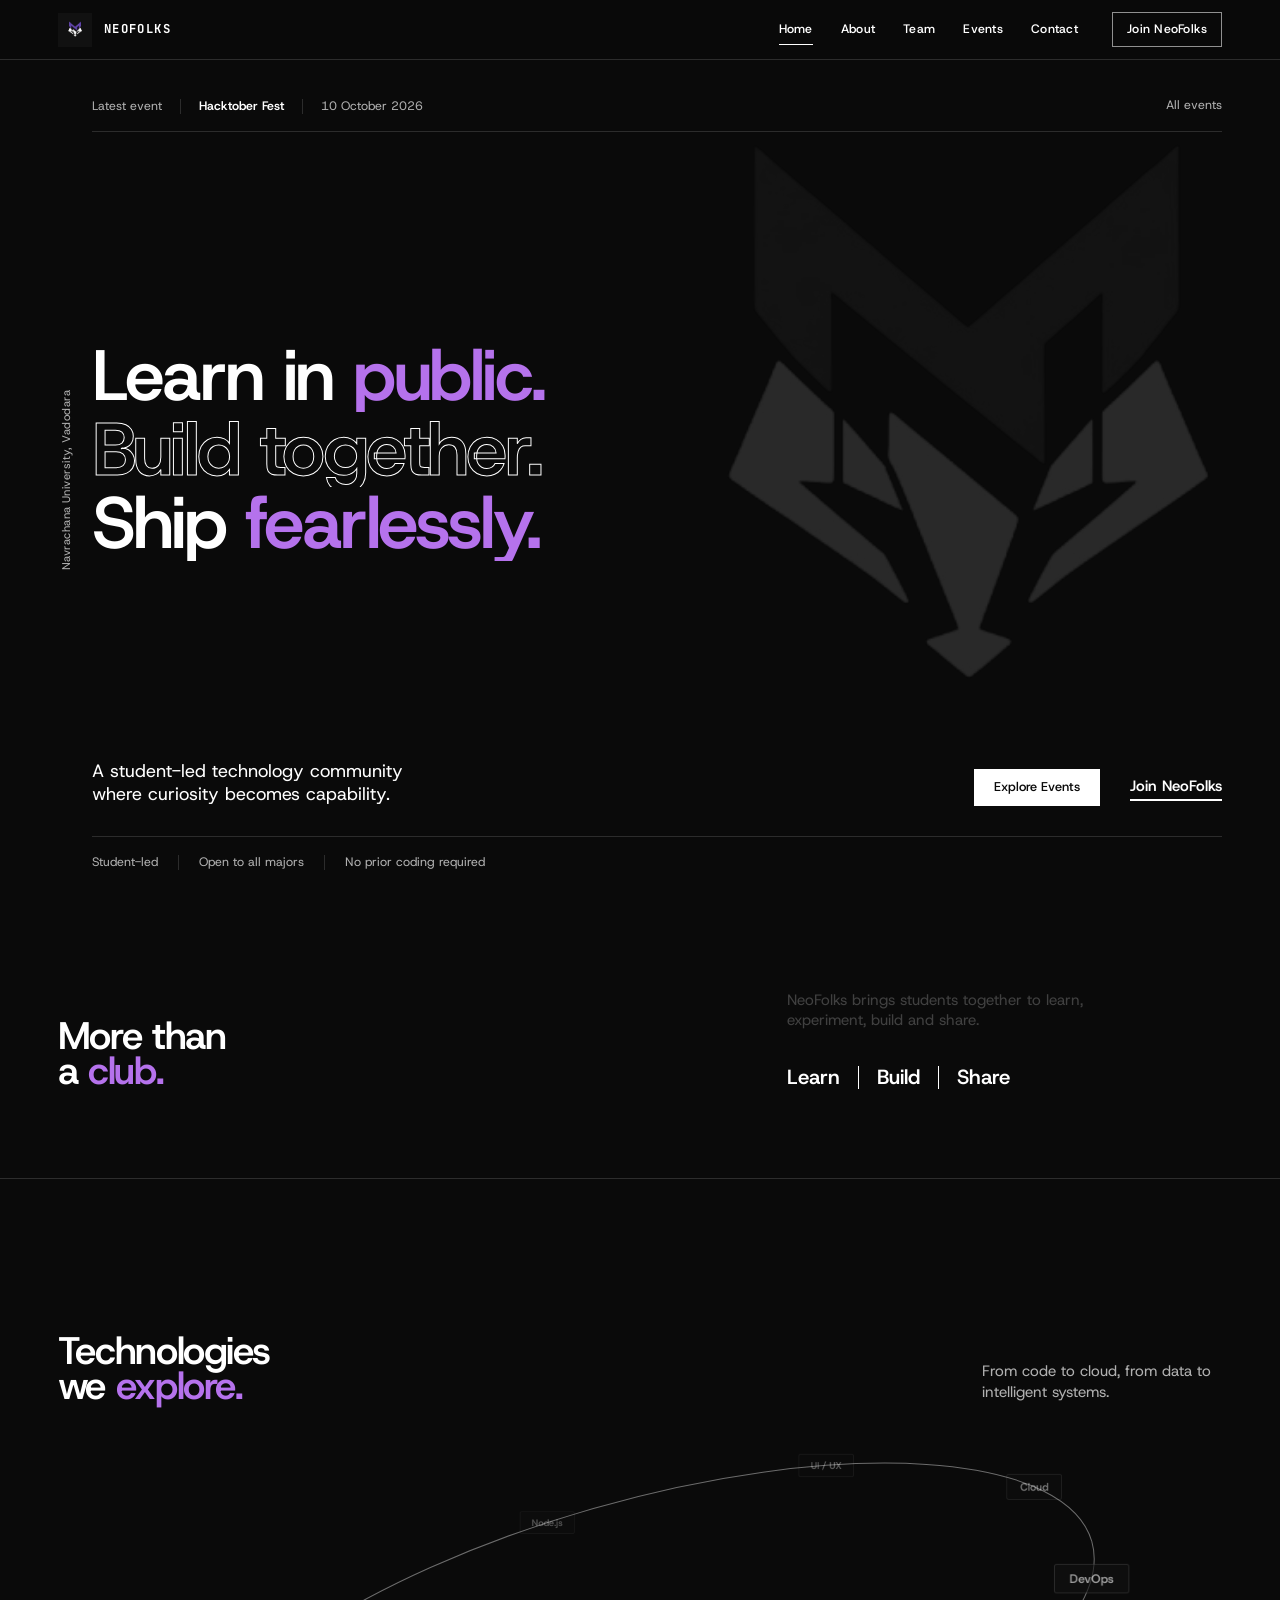
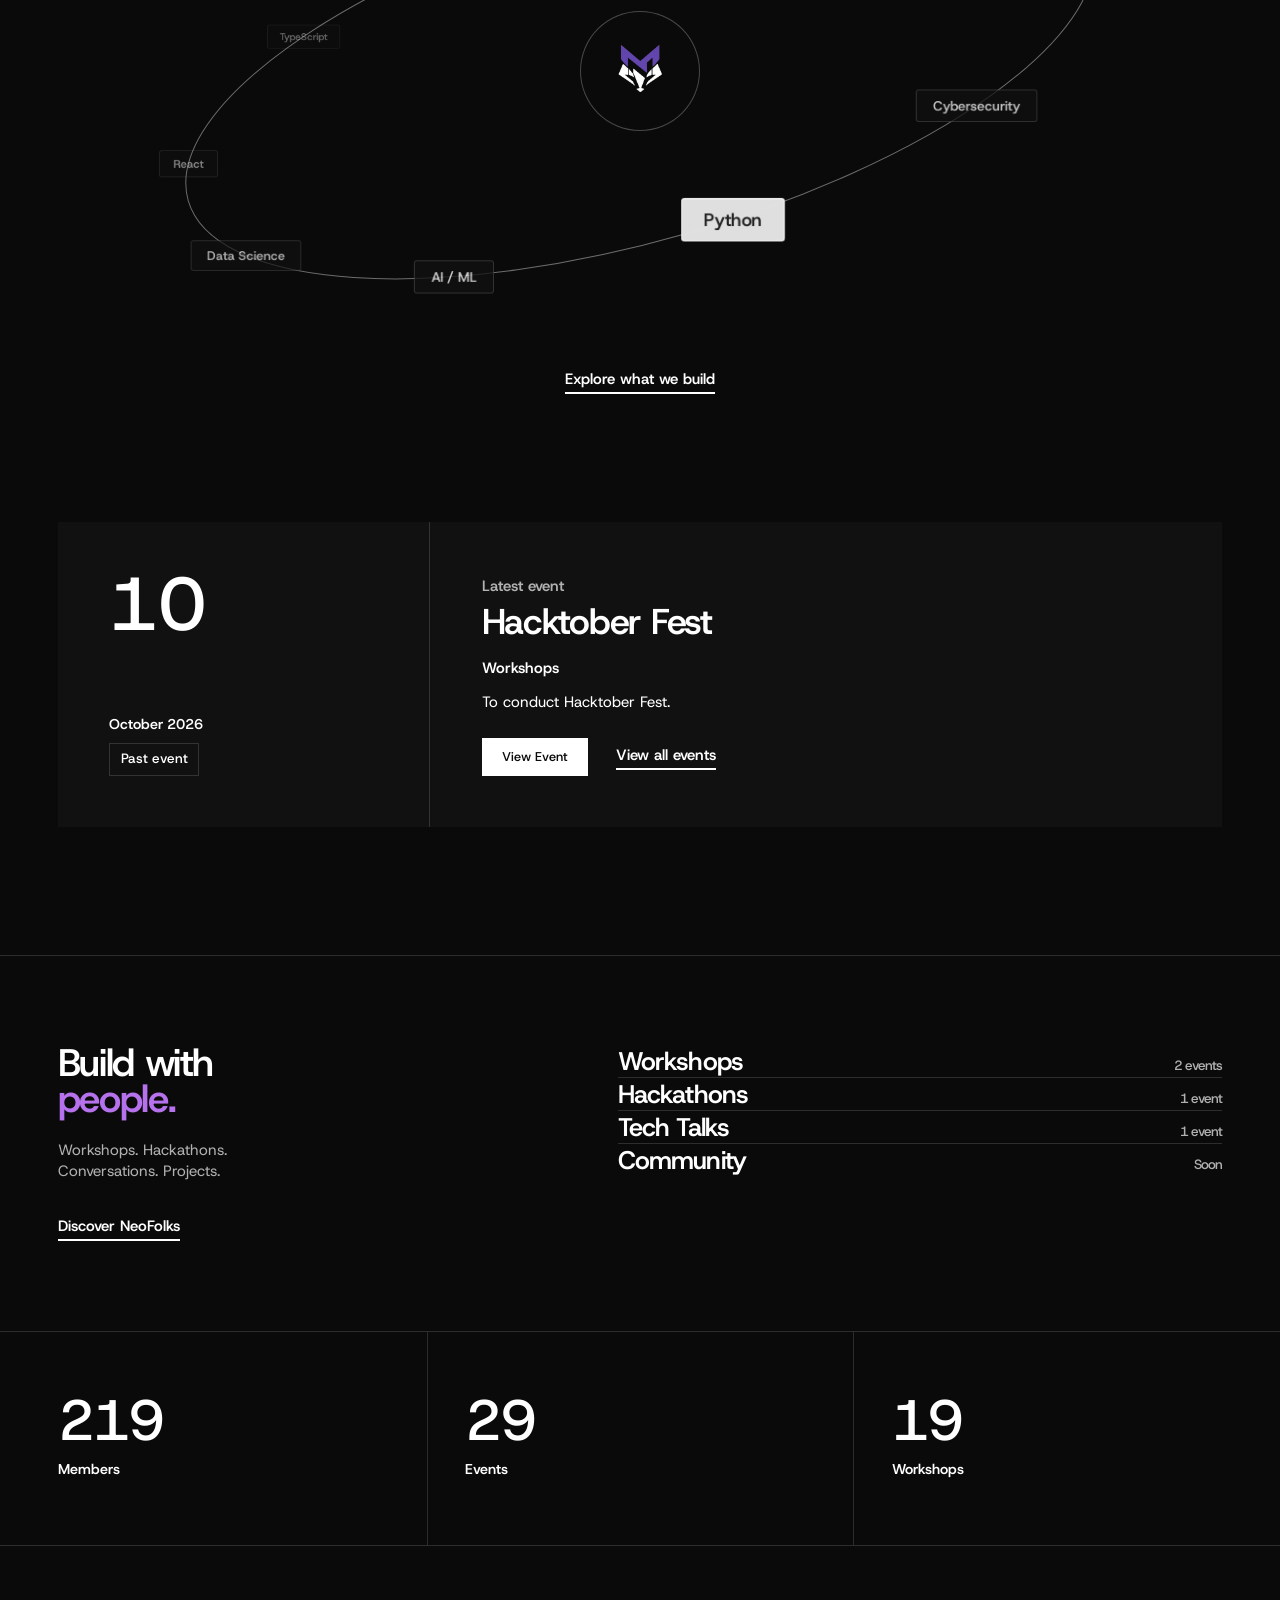
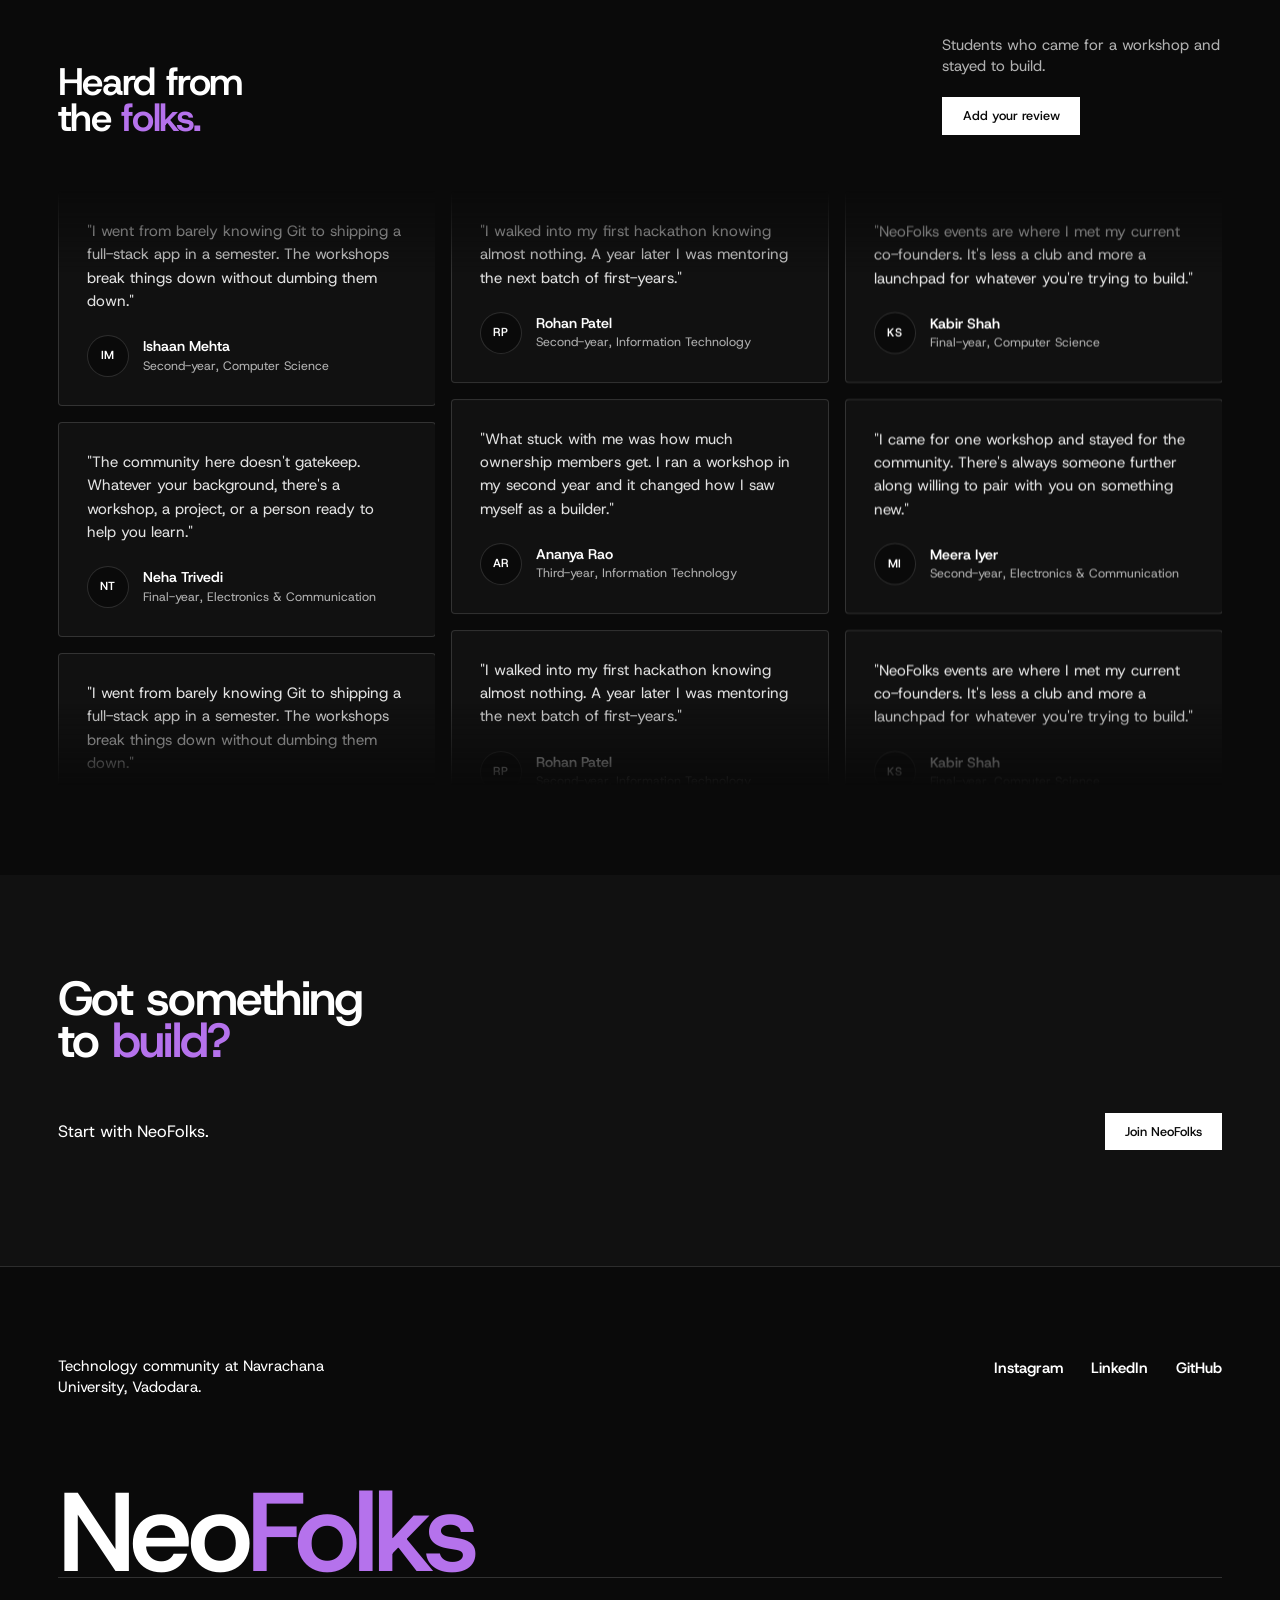
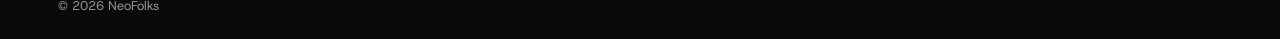
<file: PREVIEW.html>
<!DOCTYPE html>
<html lang="en">
<head>
<meta charset="UTF-8">
<meta name="viewport" content="width=device-width, initial-scale=1">
<title>NeoFolks | Preview</title>
<script>document.documentElement.classList.add('js')</script>
<link rel="preconnect" href="https://fonts.googleapis.com"><link rel="preconnect" href="https://fonts.gstatic.com" crossorigin>
<link href="https://fonts.googleapis.com/css2?family=Host+Grotesk:wght@400;500;600;700&family=JetBrains+Mono:wght@400;500;700&display=swap" rel="stylesheet">
<style>
/* ==========================================================================
   NeoFolks — redesign V8
   Brand: the angular purple M and the fox. One dark palette on every page
   (ink, cream, purple, a touch of mint), a distinct layout per page, built from the same chamfered geometry as the logo.
   ========================================================================== */

:root {
  /* one dark palette for the whole site */
  --ink: #0a0a0a;
  --ink-2: #141414;
  --violet: #b572ec;
  --violet-deep: #2a1a3a;
  --violet-soft: #c99af2;
  --lilac: #241730;
  --bone: #ffffff;
  --ember: #6e3f9c;

  --display: "Host Grotesk", "Helvetica Neue", Arial, sans-serif;
  --mono: "JetBrains Mono", ui-monospace, "SF Mono", Menlo, monospace;
  --text: "Host Grotesk", system-ui, -apple-system, "Segoe UI", sans-serif;

  --hh: 72px;
  --pad: clamp(20px, 4.5vw, 72px);
  --ease: cubic-bezier(0.2, 0.7, 0.1, 1);
  --cut: 14px;
  --chamfer: polygon(0 0, calc(100% - var(--cut)) 0, 100% var(--cut), 100% 100%, var(--cut) 100%, 0 calc(100% - var(--cut)));
}

/* one colour world, every page */
body[data-page] { --bg: var(--ink); --fg: var(--bone); --muted: rgba(255,255,255,.68); --line: rgba(255,255,255,.16); --accent: var(--violet); --hover: var(--violet); --hover-fg: var(--ink); --grid: rgba(181,114,236,.09); }

/* tones used by cards and panels */
.tone-bone  { --tone: var(--ink-2);        --tone-fg: var(--bone); }
.tone-ink   { --tone: #1b1b1b;            --tone-fg: var(--bone); }
.tone-ember { --tone: var(--ember);       --tone-fg: var(--bone); }
.tone-lilac { --tone: var(--lilac);       --tone-fg: var(--bone); }
.tone-deep  { --tone: var(--violet-deep); --tone-fg: var(--bone); }
.tone-violet{ --tone: var(--violet);      --tone-fg: var(--ink); }

*, *::before, *::after { box-sizing: border-box; }
html { -webkit-text-size-adjust: 100%; scroll-behavior: smooth; }
body {
  margin: 0; color: var(--fg);
  background: radial-gradient(ellipse 70% 55% at 92% 0%, rgba(181,114,236,.11), transparent 70%) no-repeat, var(--bg);
  font: 400 1rem/1.6 var(--text); -webkit-font-smoothing: antialiased;
  overflow-x: clip;
}
img, svg { display: block; max-width: 100%; }
h1, h2, h3, p, ul { margin: 0; }
ul { padding: 0; list-style: none; }
a { color: inherit; text-decoration: none; }
button { font: inherit; color: inherit; }
::selection { background: var(--violet); color: var(--ink); }
:focus-visible { outline: 2px solid currentColor; outline-offset: 3px; }
[hidden] { display: none !important; }
.sr-only { position: absolute; width: 1px; height: 1px; overflow: hidden; clip: rect(0 0 0 0); white-space: nowrap; }

.h-display {
  font-family: var(--display); font-weight: 600;
  font-size: clamp(1.62rem, 4.64vw, 4.35rem); line-height: 0.92; letter-spacing: -0.035em;
}
.sec { padding: clamp(72px, 11vw, 160px) var(--pad); }

/* fit-text lines stay hidden until sized, so they never flash at the wrong size */
.js [data-fit]:not(.is-fit) { visibility: hidden; }

/* ---- buttons and links ---- */
.btn {
  display: inline-block; padding: 1.05em 1.9em; border: 0; cursor: pointer;
  background: var(--fg); color: var(--bg); font-weight: 600; line-height: 1.1;
  clip-path: var(--chamfer); transition: background .3s, color .3s;
}
.btn:hover { background: var(--hover); color: var(--hover-fg); }
.btn:focus-visible { outline: 2px solid var(--bg); outline-offset: -6px; }
.link {
  display: inline-block; padding-bottom: 3px; font-weight: 600; cursor: pointer; background: none; border: 0;
  background-image: linear-gradient(var(--fg), var(--fg)); background-repeat: no-repeat;
  background-position: 0 100%; background-size: 100% 2px; transition: background-size .3s var(--ease);
}
.link:hover { background-size: 100% 100%; color: var(--bg); }
.slash { display: inline-block; width: 3px; height: 1.5em; background: currentColor; transform: skewX(-20deg); }

/* ==========================================================================
   Header and footer
   ========================================================================== */
.site-header {
  position: sticky; top: 0; z-index: 60; height: var(--hh);
  display: flex; align-items: center; justify-content: space-between; gap: 24px;
  padding: 0 var(--pad); background: rgba(10,10,10,.88); -webkit-backdrop-filter: blur(10px); backdrop-filter: blur(10px); border-bottom: 1px solid var(--line);
}
.brand { display: flex; align-items: center; gap: 12px; }
.brand-mark {
  --cut: 10px; width: 42px; height: 42px; display: grid; place-items: center;
  background: var(--ink-2); clip-path: var(--chamfer);
}
.brand-mark img { width: 30px; height: 30px; object-fit: contain; }
.brand-word { font: 600 1.05rem/1 var(--display); letter-spacing: -0.035em; }

.main-nav { display: flex; align-items: center; gap: clamp(16px, 2.6vw, 38px); font-size: .97rem; }
.main-nav a { position: relative; padding: 6px 0; }
.main-nav a:not(.nav-join)::after {
  content: ""; position: absolute; left: 0; right: 0; bottom: 0; height: 2px; background: currentColor;
  transform: scaleX(0); transform-origin: left; transition: transform .35s var(--ease);
}
.main-nav a:not(.nav-join):hover::after, .main-nav a[aria-current="page"]::after { transform: scaleX(1); }
.nav-join {
  margin-left: 10px; padding: .75em 1.35em !important; font-weight: 600;
  background: transparent; color: var(--fg); border: 1px solid var(--violet); transition: background .3s, color .3s;
}
.nav-join:hover { background: var(--violet); color: var(--ink); }
.menu-btn { display: none; padding: .5em 1.1em; background: none; border: 1.5px solid currentColor; font-weight: 600; cursor: pointer; }

.site-footer { background: var(--ink); color: var(--bone); border-top: 1px solid var(--line); padding: clamp(48px, 7vw, 96px) var(--pad) 0; overflow: hidden; }
.foot-top { display: flex; justify-content: space-between; gap: 32px; flex-wrap: wrap; align-items: flex-start; }
.foot-top p { max-width: 28ch; font-size: 1.15rem; line-height: 1.4; }
.foot-links { display: flex; gap: 28px; flex-wrap: wrap; font-weight: 600; }
.foot-links a { background-image: linear-gradient(var(--violet), var(--violet)); background-repeat: no-repeat; background-position: 0 100%; background-size: 0 2px; padding-bottom: 3px; transition: background-size .3s var(--ease); }
.foot-links a:hover { background-size: 100% 2px; }
.foot-word { display: flex; align-items: flex-start; margin-top: clamp(40px, 7vw, 100px); overflow: hidden; }
.foot-word > span {
  flex: none; display: block; white-space: nowrap; color: var(--bone);
  font-family: var(--display); font-weight: 600; line-height: .8; letter-spacing: -0.04em; font-size: 12vw;
}
.foot-copy { padding: 18px 0 22px; font-size: .85rem; color: rgba(255,255,255,.55); border-top: 1px solid rgba(255,255,255,.16); }

/* ==========================================================================
   HOME — a poster of three fitted lines, then the orbit
   ========================================================================== */
.hero {
  position: relative; min-height: calc(100svh - var(--hh)); overflow: hidden;
  display: flex; flex-direction: column; justify-content: space-between;
  padding: clamp(24px, 4vw, 56px) var(--pad) 24px calc(var(--pad) + 34px);
}
.hero-side {
  position: absolute; left: var(--pad); top: 50%; margin: 0; font-size: .85rem; color: var(--muted); letter-spacing: .04em;
  writing-mode: vertical-rl; transform: translateY(-50%) rotate(180deg); white-space: nowrap;
}
.hero-logo { position: absolute; right: -9vw; top: 46%; width: min(72vw, 860px); transform: translateY(-50%); opacity: .13; pointer-events: none; }
.hero-title { position: relative; margin: auto 0; padding: 4vh 0 3vh; }
.hl { display: flex; overflow: hidden; padding-bottom: .03em; }
.hl > span {
  flex: none; display: block; white-space: nowrap; font-family: var(--display); font-weight: 600;
  font-size: 6.4vw; line-height: .95; letter-spacing: -0.035em;
  animation: rise 1s var(--ease) both; animation-delay: calc(var(--i) * .14s + .1s);
}
.hl-outline > span { color: transparent; -webkit-text-stroke: 2px var(--fg); }
@keyframes rise { from { transform: translateY(105%); } to { transform: none; } }
.hero-foot { position: relative; display: flex; justify-content: space-between; align-items: flex-end; gap: 28px; flex-wrap: wrap; }
.hero-lede { max-width: 26ch; font-size: clamp(1.2rem, 2vw, 1.65rem); line-height: 1.3; }
.hero-actions { display: flex; align-items: center; gap: 30px; flex-wrap: wrap; }
.hero-facts { position: relative; display: flex; flex-wrap: wrap; margin-top: 30px; padding-top: 18px; border-top: 1px solid var(--line); font-size: .92rem; color: var(--muted); }
.hero-facts li { padding-right: 20px; margin-right: 20px; border-right: 1px solid var(--line); line-height: 1.2; margin-bottom: 6px; }
.hero-facts li:last-child { border: 0; margin-right: 0; }

.intro { display: grid; grid-template-columns: 1.5fr 1fr; gap: clamp(32px, 6vw, 100px); align-items: end; }
.intro-side p:first-child { max-width: 30ch; font-size: clamp(1.2rem, 1.8vw, 1.5rem); line-height: 1.35; }
.trio { display: flex; align-items: center; gap: 18px; margin-top: 36px; font: 600 clamp(1.3rem, 2.4vw, 2rem)/1 var(--display); color: var(--accent); }

.orbit-sec { padding: clamp(32px, 6vw, 80px) 0 clamp(72px, 10vw, 140px); border-top: 1px solid var(--line); }
.orbit-head { display: flex; justify-content: space-between; align-items: flex-end; gap: 32px; flex-wrap: wrap; padding: clamp(40px, 6vw, 80px) var(--pad) 0; }
.orbit-head p { max-width: 24ch; color: var(--muted); font-size: 1.2rem; line-height: 1.4; }
.orbit-stage { position: relative; width: 100%; height: clamp(380px, 54vw, 660px); margin-top: 8px; }
.o-ring { position: absolute; inset: 0; width: 100%; height: 100%; overflow: visible; pointer-events: none; }
.o-back { z-index: 1; } .o-front { z-index: 4; }
.orbit-center {
  position: absolute; left: 50%; top: 50%; z-index: 3; width: clamp(96px, 13vw, 150px); aspect-ratio: 1; transform: translate(-50%, -50%);
  display: grid; place-items: center; border-radius: 50%; background: radial-gradient(circle, rgba(181,114,236,.22), rgba(10,10,10,.96) 70%);
  border: 1px solid rgba(181,114,236,.28); box-shadow: 0 0 60px rgba(181,114,236,.2);
}
.orbit-center img { width: 66%; height: 66%; object-fit: contain; }
.o-node {
  position: absolute; left: 0; top: 0; padding: .62em 1.2em; white-space: nowrap; cursor: pointer; will-change: transform, opacity;
  font: 600 clamp(.85rem, 1.45vw, 1.2rem)/1 var(--text); border-radius: 3px;
  color: color-mix(in srgb, var(--ink) calc(var(--e, 0) * 100%), var(--bone));
  border: 1px solid rgba(181,114,236,calc(.25 + .75 * var(--e, 0)));
  background: color-mix(in srgb, var(--violet) calc(var(--e, 0) * 100%), var(--ink-2));
  box-shadow: 0 0 calc(36px * var(--e, 0)) calc(4px * var(--e, 0)) rgba(181,114,236,calc(.4 * var(--e, 0)));
}
.orbit-foot { display: flex; justify-content: center; margin-top: 36px; }

.next { padding: 0 var(--pad) clamp(72px, 10vw, 140px); }
.ticket {
  --cut: clamp(22px, 3.5vw, 44px); display: grid; grid-template-columns: minmax(240px, .8fr) 1.7fr;
  background: var(--ink-2); color: var(--bone); clip-path: var(--chamfer);
}
.ticket-date { display: flex; flex-direction: column; justify-content: space-between; gap: 28px; padding: clamp(24px, 4vw, 56px); border-right: 2px dashed rgba(255,255,255,.3); }
.t-day { font: 600 clamp(3.77rem, 9.86vw, 8.7rem)/.8 var(--display); color: var(--violet); }
.t-month { display: block; font: 600 1.1rem/1.1 var(--display); }
.t-count { display: inline-block; margin-top: 10px; padding: .35em .8em; background: var(--violet); color: var(--ink); font-size: .9rem; font-weight: 600; }
.ticket-main { display: flex; flex-direction: column; justify-content: space-between; gap: 24px; padding: clamp(24px, 4vw, 56px); }
.ticket-kicker { font-weight: 600; color: var(--violet); }
.ticket-main h2 { font: 600 clamp(1.74rem, 4.64vw, 4.35rem)/.9 var(--display); letter-spacing: -0.035em; margin-top: 8px; }
.ticket-meta { display: flex; gap: 14px; align-items: center; margin-top: 18px; font-weight: 600; }
.ticket-main .t-detail { max-width: 34ch; font-size: 1.15rem; margin-top: 10px; }
.ticket-actions { display: flex; align-items: center; gap: 28px; flex-wrap: wrap; }
.ticket .btn { background: var(--violet); color: var(--ink); }
.ticket .btn:hover { background: var(--bone); color: var(--ink); }

.community { display: grid; grid-template-columns: 1fr 1.25fr; gap: clamp(32px, 6vw, 100px); align-items: start; border-top: 1px solid var(--line); }
.community-copy p { margin-top: 24px; max-width: 22ch; color: var(--muted); font-size: 1.2rem; line-height: 1.4; }
.community-copy .link { margin-top: 32px; }
.c-list li { border-top: 1px solid var(--line); }
.c-list li:first-child { border-top: 0; }
.c-list a {
  display: flex; justify-content: space-between; align-items: baseline; gap: 16px; padding: .12em 0 .08em;
  font: 600 clamp(1.39rem, 3.13vw, 2.9rem)/1.05 var(--display); letter-spacing: -0.035em;
  transition: padding .4s var(--ease), color .3s;
}
.c-list a:hover, .c-list a:focus-visible { padding-left: .25em; color: var(--accent); }
.c-list small { font: 500 .9rem/1 var(--text); color: var(--muted); white-space: nowrap; }

.stats { display: grid; grid-template-columns: repeat(3, 1fr); border-top: 1px solid var(--line); }
.stat { position: relative; padding: clamp(32px, 5vw, 72px) clamp(12px, 3vw, 48px) clamp(32px, 5vw, 72px) var(--pad); }
.stat + .stat::before { content: ""; position: absolute; left: 0; top: 0; bottom: 0; width: 2px; background: var(--line); transform: skewX(-12deg); }
.stat + .stat { padding-left: clamp(16px, 3vw, 48px); }
.stat b { display: block; font: 600 clamp(1.97rem, 8.12vw, 8.12rem)/.85 var(--display); font-variant-numeric: tabular-nums; letter-spacing: -0.035em; color: var(--accent); }
.stat span { display: block; margin-top: 14px; font-weight: 600; }

.cta {
  --slant: clamp(28px, 7vw, 110px);
  background: var(--ink-2); color: var(--bone); clip-path: polygon(0 var(--slant), 100% 0, 100% 100%, 0 100%);
  padding: calc(var(--slant) + clamp(48px, 8vw, 110px)) var(--pad) clamp(56px, 9vw, 120px);
}
.cta h2 { font: 600 clamp(1.86rem, 6.96vw, 6.38rem)/.88 var(--display); letter-spacing: -0.035em; }
.cta-row { display: flex; justify-content: space-between; align-items: center; gap: 28px; flex-wrap: wrap; margin-top: clamp(28px, 4vw, 56px); }
.cta-row p { font-size: 1.4rem; }
.cta .btn { background: var(--violet); color: var(--ink); }
.cta .btn:hover { background: var(--bone); color: var(--ink); }

/* ==========================================================================
   ABOUT — drafting paper: grid, dimension lines, lanes
   ========================================================================== */
.a-hero {
  padding: clamp(40px, 6vw, 96px) var(--pad) clamp(56px, 8vw, 110px);
  background-image: linear-gradient(var(--grid) 1px, transparent 1px), linear-gradient(90deg, var(--grid) 1px, transparent 1px);
  background-size: 56px 56px; background-position: -1px -1px;
}
.a-dim { display: flex; align-items: center; gap: 16px; margin-bottom: clamp(28px, 4vw, 56px); color: var(--violet); font-weight: 600; font-size: .95rem; }
.a-dim::before, .a-dim::after { content: ""; flex: 1; height: 16px; background: linear-gradient(currentColor, currentColor) center / 100% 1.5px no-repeat; }
.a-dim::before { border-left: 2px solid currentColor; }
.a-dim::after { border-right: 2px solid currentColor; }
.a-hero h1 { font: 600 clamp(1.8rem, 5.8vw, 5.57rem)/.9 var(--display); letter-spacing: -0.035em; max-width: 12ch; }
.a-lede { max-width: 38ch; margin: clamp(32px, 5vw, 64px) 0 0 auto; font-size: clamp(1.2rem, 1.9vw, 1.55rem); line-height: 1.38; }

.a-do { display: grid; grid-template-columns: minmax(240px, .9fr) 1.8fr; gap: clamp(32px, 6vw, 100px); border-top: 4px solid var(--line); }
.a-do-title { position: sticky; top: calc(var(--hh) + 32px); align-self: start; }
.a-do-title h2 { font: 600 clamp(1.74rem, 4.64vw, 4.06rem)/.88 var(--display); letter-spacing: -0.035em; }
.do-item { display: grid; grid-template-columns: 1fr 1fr; gap: 24px; padding: 28px 0 56px; border-top: 4px solid var(--line); transition: border-color .3s; }
.do-item:first-child { border-top: 0; padding-top: 0; }
.do-item:hover { border-color: var(--violet); }
.do-item h3 { font: 600 clamp(1.04rem, 1.86vw, 1.62rem)/1 var(--display); }
.do-item p { max-width: 32ch; font-size: 1.15rem; color: var(--muted); }

.vals { padding-top: 0; }
.vals h2 { max-width: 9ch; }
.vals-row { display: flex; gap: 10px; height: clamp(440px, 50vw, 580px); margin-top: clamp(32px, 5vw, 64px); }
.v-panel {
  position: relative; flex: 1; min-width: 0; overflow: hidden; padding: 22px; text-align: left; cursor: pointer; border: 0;
  background: var(--tone); color: var(--tone-fg); transition: flex .65s var(--ease);
}
.v-panel[aria-expanded="true"] { flex: 6; }
.v-title { position: absolute; top: 20px; left: 22px; font: 600 clamp(1.5rem, 2.6vw, 2.4rem)/1 var(--display); writing-mode: vertical-rl; transition: font-size .5s var(--ease); }
.v-panel[aria-expanded="true"] .v-title { writing-mode: horizontal-tb; font-size: clamp(1.51rem, 3.77vw, 3.48rem); letter-spacing: -0.035em; }
.v-text { position: absolute; left: 22px; bottom: 22px; max-width: 24ch; font-size: 1.25rem; line-height: 1.3; opacity: 0; transform: translateY(14px); transition: opacity .3s, transform .5s var(--ease); }
.v-panel[aria-expanded="true"] .v-text { opacity: 1; transform: none; transition-delay: .25s; }

.lanes { background: var(--ink-2); color: var(--bone); padding: clamp(56px, 8vw, 110px) 0 clamp(48px, 7vw, 96px); }
.lanes-head { padding: 0 var(--pad); margin-bottom: clamp(32px, 5vw, 64px); }
.lanes-head h2 { max-width: 11ch; }
.lane { position: relative; overflow: hidden; border-top: 3px dashed rgba(244,241,251,.35); }
.lane:last-child { border-bottom: 3px dashed rgba(244,241,251,.35); }
.lane-track { display: flex; width: max-content; animation: lane var(--dur, 46s) linear infinite; }
.lane:nth-child(even) .lane-track { animation-direction: reverse; }
.lane:hover .lane-track { animation-play-state: paused; }
.lane-set { display: flex; align-items: center; gap: .45em; padding: .12em .45em .12em 0; font-size: clamp(1.51rem, 4.29vw, 4.06rem); }
.lane-set span { font: 600 1em/1.1 var(--display); text-transform: uppercase; white-space: nowrap;  }
.lane-set .o { color: transparent; -webkit-text-stroke: 2px var(--bone); }
.lane-set span:hover { }
.lane-set i { flex: none; width: 3px; height: .8em; background: var(--violet-soft); transform: skewX(-20deg); }
@keyframes lane { to { transform: translateX(-50%); } }

.mission { padding: clamp(56px, 8vw, 110px) var(--pad) clamp(40px, 6vw, 80px); }
.band {
  --cut: clamp(28px, 4vw, 56px);
  position: sticky; top: calc(var(--hh) + 14px + var(--k) * 16px); min-height: clamp(340px, 58vh, 520px); margin-bottom: 22px;
  display: grid; grid-template-columns: 1.4fr 1fr; gap: 32px; align-items: end; padding: clamp(24px, 4vw, 56px);
  background: var(--tone); color: var(--tone-fg); clip-path: var(--chamfer);
}
.band-tag { align-self: start; grid-column: 1 / -1; font-weight: 600; font-size: .95rem; padding: .4em .9em; width: max-content; background: var(--tone-fg); color: var(--tone); }
.band h2 { font: 600 clamp(1.62rem, 4.35vw, 4.06rem)/.9 var(--display); letter-spacing: -0.035em; }
.band p { max-width: 24ch; font-size: clamp(1.15rem, 1.8vw, 1.5rem); line-height: 1.3; }

.a-cta { padding: clamp(64px, 9vw, 130px) var(--pad); }
.a-cta h2 { font: 600 clamp(1.86rem, 6.38vw, 6.09rem)/.88 var(--display); letter-spacing: -0.035em; color: var(--fg); max-width: 10ch; }
.a-cta .btn { margin-top: clamp(28px, 4vw, 52px); }

/* ==========================================================================
   TEAM — a staggered roster of cut panels on violet
   ========================================================================== */
.t-hero { display: flex; justify-content: space-between; align-items: flex-end; gap: 32px; flex-wrap: wrap; padding: clamp(40px, 6vw, 96px) var(--pad) clamp(32px, 5vw, 64px); }
.t-hero h1 { font: 600 clamp(1.86rem, 6.09vw, 5.8rem)/.88 var(--display); letter-spacing: -0.035em; max-width: 9ch; }
.t-hero p { max-width: 22ch; font-size: 1.3rem; line-height: 1.35; }
.roster { --s: clamp(44px, 6vw, 104px); display: grid; grid-template-columns: repeat(3, 1fr); gap: clamp(40px, 6vw, 88px) clamp(20px, 3vw, 48px); padding: 24px var(--pad) calc(var(--s) * 2 + clamp(48px, 6vw, 90px)); }
.m-card:nth-child(3n + 2) { transform: translateY(var(--s)); }
.m-card:nth-child(3n) { transform: translateY(calc(var(--s) * 2)); }
.m-fig {
  --cut: clamp(36px, 5vw, 64px); position: relative; aspect-ratio: 4 / 5; display: grid; place-items: center; overflow: hidden;
  background: var(--tone); color: var(--tone-fg); clip-path: polygon(0 0, calc(100% - var(--cut)) 0, 100% var(--cut), 100% 100%, 0 100%);
}
.m-card:nth-child(3n + 2) .m-fig { clip-path: polygon(var(--cut) 0, 100% 0, 100% 100%, 0 100%, 0 var(--cut)); }
.m-card:nth-child(3n) .m-fig { clip-path: polygon(0 0, 100% 0, 100% calc(100% - var(--cut)), calc(100% - var(--cut)) 100%, 0 100%); }
.m-mono { font: 600 clamp(3.77rem, 8.7vw, 7.54rem)/1 var(--display); letter-spacing: -0.035em;  }

.m-photo { width: 100%; height: 100%; object-fit: cover; }
.m-name { margin-top: 18px; font: 600 clamp(1.5rem, 2.3vw, 2.2rem)/1.05 var(--display); }
.m-role { margin-top: 6px; color: var(--muted); }
.m-card.is-open .m-fig { background: repeating-linear-gradient(-45deg, #1f1328 0 18px, #2a1a3a 18px 36px); }
.m-card.is-open .m-mono { font-size: clamp(2.9rem, 6.38vw, 5.8rem); }
.m-apply { margin-top: 16px; }
.t-bottom { display: flex; justify-content: space-between; align-items: center; gap: 28px; flex-wrap: wrap; padding: clamp(40px, 6vw, 80px) var(--pad); background: var(--ink-2); color: var(--bone); }
.t-bottom p { font: 600 clamp(1.04rem, 2.32vw, 1.97rem)/1 var(--display); }
.t-bottom .btn { background: var(--violet); color: var(--ink); }
.t-bottom .btn:hover { background: var(--bone); color: var(--ink); }

/* ==========================================================================
   EVENTS: upcoming slab, then an archive ledger
   ========================================================================== */
.e-hero { padding: clamp(40px, 6vw, 96px) var(--pad) clamp(28px, 4vw, 56px); }
.e-hero h1 { font: 600 clamp(1.97rem, 7.54vw, 7.54rem)/.84 var(--display); letter-spacing: -0.035em; }
.e-hero p { max-width: 28ch; margin-top: clamp(20px, 3vw, 36px); font-size: 1.35rem; line-height: 1.35; }
.filter-bar { position: sticky; top: var(--hh); z-index: 20; display: flex; flex-wrap: wrap; gap: 8px; padding: 14px var(--pad); background: var(--bg); border-top: 2px solid var(--fg); border-bottom: 2px solid var(--fg); }
.f-btn { padding: .55em 1.1em; background: transparent; border: 2px solid var(--fg); font-weight: 600; cursor: pointer; transition: background .25s, color .25s; }
.f-btn:hover { background: rgba(255,255,255,.1); }
.f-btn[aria-pressed="true"] { background: var(--violet); border-color: var(--violet); color: var(--ink); }
.f-btn sup { margin-left: .4em; font-size: .72em; }
.ev-block { padding: clamp(32px, 5vw, 64px) var(--pad) 0; }
.ev-h { font: 600 .95rem/1 var(--text); padding-bottom: 14px; }
.up { --cut: clamp(24px, 4vw, 52px); display: grid; grid-template-columns: minmax(220px, .9fr) 1.7fr; background: var(--ink-2); color: var(--bone); clip-path: var(--chamfer); }
.up-date { padding: clamp(24px, 4vw, 56px); display: flex; flex-direction: column; justify-content: space-between; gap: 20px; border-right: 2px dashed rgba(255,255,255,.3); }
.up-date b { font: 600 clamp(3.77rem, 9.86vw, 8.7rem)/.8 var(--display); color: var(--violet); }
.up-date span { font: 600 1.1rem/1 var(--display); }
.up-body { padding: clamp(24px, 4vw, 56px); display: flex; flex-direction: column; align-items: flex-start; gap: 16px; }
.up-body h3 { font: 600 clamp(1.62rem, 4.06vw, 3.77rem)/.9 var(--display); letter-spacing: -0.035em; }
.tag { display: inline-block; padding: .3em .8em; background: var(--violet); color: var(--ink); font-weight: 700; font-size: .9rem; }
.up-body p:not(.tag):not(.up-count) { font-size: 1.2rem; max-width: 30ch; }
.up-count { font: 600 1.15rem/1 var(--display); color: var(--violet); }
.up .btn { background: var(--violet); color: var(--ink); margin-top: 8px; }
.up .btn:hover { background: var(--bone); color: var(--ink); }
.ev-list { border-top: 2px solid var(--fg); }
.ev-row {
  display: grid; grid-template-columns: 150px 1.5fr .8fr 1.5fr; gap: 12px 28px; align-items: center;
  padding: 22px 16px; margin: 0 -16px; border-bottom: 2px solid var(--fg); transition: background .25s, color .25s;
}
.ev-row:hover { background: var(--ink-2); color: var(--violet); }
.ev-date b { display: block; font: 600 2.2rem/.9 var(--display); }
.ev-date span { font-weight: 600; }
.ev-title { font: 600 clamp(0.99rem, 1.86vw, 1.74rem)/1 var(--display); letter-spacing: -0.035em; }
.ev-cat { font-weight: 700; }
.ev-detail { max-width: 36ch; }
.ev-empty { padding: clamp(48px, 8vw, 120px) var(--pad); max-width: 52ch; }
.ev-empty h2 { font: 600 clamp(1.16rem, 2.61vw, 2.09rem)/1 var(--display); }
.ev-empty p { margin: 16px 0 28px; font-size: 1.2rem; }
.e-cta { padding: clamp(72px, 10vw, 150px) var(--pad); }
.e-cta h2 { font: 600 clamp(1.86rem, 6.38vw, 6.09rem)/.86 var(--display); letter-spacing: -0.035em; max-width: 9ch; }
.e-cta .btn { margin-top: clamp(24px, 4vw, 48px); }

/* ==========================================================================
   CONTACT — lilac: one huge sentence pinned left, big rows on the right
   ========================================================================== */
.c-wrap { display: grid; grid-template-columns: 1.1fr 1fr; gap: clamp(32px, 6vw, 100px); padding: clamp(40px, 6vw, 96px) var(--pad) clamp(64px, 9vw, 130px); }
.c-wrap > *, .j-wrap > *, .a-do > *, .community > *, .intro > * { min-width: 0; }
.c-pin { position: sticky; top: calc(var(--hh) + 32px); align-self: start; }
.c-pin h1 { font: 600 clamp(1.97rem, 6.09vw, 6.09rem)/.86 var(--display); letter-spacing: -0.035em; }
.c-pin p { max-width: 20ch; margin-top: 28px; font-size: 1.4rem; line-height: 1.3; }
.c-rows { align-self: end; }
.c-row { position: relative; padding: 22px 0 26px; border-top: 2px solid var(--fg); }
.c-row:last-child { border-bottom: 2px solid var(--fg); }
.c-label { font-weight: 700; font-size: .95rem; color: var(--violet); }
.c-value { display: block; margin-top: 6px; font: 600 clamp(1.5rem, 3vw, 2.6rem)/1.05 var(--display); letter-spacing: -0.035em; overflow-wrap: anywhere; }
.c-note { margin-top: 8px; color: var(--muted); }
a.c-value { display: inline-block; max-width: 100%; background-image: linear-gradient(var(--violet), var(--violet)); background-repeat: no-repeat; background-position: 0 100%; background-size: 0 4px; transition: background-size .4s var(--ease), color .3s; padding-bottom: 4px; }
a.c-value:hover { background-size: 100% 4px; color: var(--violet); }
.c-copy { margin-top: 12px; padding: .5em 1em; background: transparent; border: 2px solid var(--fg); font-weight: 600; cursor: pointer; }
.c-copy:hover { background: var(--violet); border-color: var(--violet); color: var(--ink); }
.c-cta { background: var(--ink-2); color: var(--bone); padding: clamp(56px, 9vw, 130px) var(--pad); }
.c-cta h2 { font: 600 clamp(1.74rem, 5.8vw, 5.51rem)/.88 var(--display); letter-spacing: -0.035em; max-width: 11ch; }
.c-cta .btn { margin-top: clamp(24px, 4vw, 48px); background: var(--violet); color: var(--ink); }
.c-cta .btn:hover { background: var(--bone); color: var(--ink); }

/* ==========================================================================
   JOIN — a form written as a sentence
   ========================================================================== */
.j-wrap { display: grid; grid-template-columns: .8fr 1.5fr; gap: clamp(32px, 6vw, 100px); padding: clamp(40px, 6vw, 96px) var(--pad) clamp(72px, 10vw, 140px); min-height: calc(100svh - var(--hh)); }
.j-side h1 { font: 600 clamp(1.97rem, 5.22vw, 5.22rem)/.86 var(--display); letter-spacing: -0.035em; }
.j-side > p { max-width: 26ch; margin-top: 24px; font-size: 1.3rem; line-height: 1.35; color: var(--muted); }
.j-words { margin-top: clamp(28px, 5vw, 64px); }
.j-words li { font: 600 clamp(1.16rem, 2.55vw, 2.32rem)/1.02 var(--display); color: transparent; -webkit-text-stroke: 1.5px var(--fg); }
.j-words li:last-child { color: var(--accent); -webkit-text-stroke: 0; }
.j-form, .j-done { align-self: center; }
.j-sentence { font: 600 clamp(1.5rem, 3vw, 2.7rem)/1.75 var(--display); }
.j-sentence label { position: static; }
.j-in {
  display: inline-block; min-width: 7ch; max-width: 100%; padding: 0 .15em; margin: 0 .1em; vertical-align: baseline;
  font: inherit; color: var(--accent); background: transparent; border: 0; border-bottom: 3px solid var(--fg); border-radius: 0;
  transition: border-color .25s, background .25s;
}
.j-in::placeholder { color: rgba(255,255,255,.32); font-weight: 500; }
.j-in:hover { border-color: var(--accent); }
.j-in:focus { outline: 0; border-color: var(--accent); background: rgba(181,114,236,.14); }
select.j-in { appearance: none; cursor: pointer; padding-right: .3em; }
select.j-in option { background: var(--ink-2); color: var(--bone); font: 500 1rem var(--text); }
.j-w-name { width: 9ch; } .j-w-email { width: 14ch; } .j-w-course { width: 12ch; } .j-w-year { width: 8ch; } .j-w-int { width: 14ch; }
.j-actions { margin-top: clamp(28px, 4vw, 48px); }
.j-role { display: inline-block; margin-bottom: 20px; padding: .4em .9em; background: var(--violet); color: var(--ink); font-weight: 600; }
.j-done h2 { font: 600 clamp(1.51rem, 3.48vw, 3.19rem)/.92 var(--display); }
.j-done p { max-width: 36ch; margin: 18px 0 28px; font-size: 1.25rem; }
.j-done .j-actions { display: flex; gap: 28px; align-items: center; flex-wrap: wrap; }
.j-done:focus { outline: 0; }

/* ==========================================================================
   Responsive
   ========================================================================== */
@media (max-width: 960px) {
  .intro, .community, .a-do, .c-wrap, .j-wrap { grid-template-columns: 1fr; }
  .a-do-title, .c-pin { position: static; }
  .do-item { grid-template-columns: 1fr; gap: 10px; }
  .ticket, .up { grid-template-columns: 1fr; }
  .ticket-date, .up-date { border-right: 0; border-bottom: 2px dashed rgba(255,255,255,.3); flex-direction: row; align-items: flex-end; justify-content: space-between; }
  .roster { grid-template-columns: repeat(2, 1fr); }
  .m-card:nth-child(3n + 2), .m-card:nth-child(3n) { transform: none; }
  .m-card:nth-child(2n) { transform: translateY(var(--s)); }
  .roster { padding-bottom: calc(var(--s) + 56px); }
  .ev-row { grid-template-columns: 110px 1fr; }
  .ev-date { grid-row: span 3; }
  .ev-cat, .ev-detail { grid-column: 2; }
  .band { grid-template-columns: 1fr; min-height: 380px; }
}
@media (max-width: 820px) {
  :root { --hh: 64px; }
  .menu-btn { display: inline-block; }
  .main-nav {
    position: fixed; inset: var(--hh) 0 0 0; z-index: 55; flex-direction: column; align-items: flex-start; justify-content: flex-start; gap: 4px;
    padding: 32px var(--pad); background: var(--bg); opacity: 0; visibility: hidden; transform: translateY(-10px);
    transition: opacity .3s, transform .4s var(--ease), visibility .3s; overflow-y: auto;
  }
  body.menu-open .main-nav { opacity: 1; visibility: visible; transform: none; }
  .main-nav a:not(.nav-join) { font: 600 2.8rem/1.15 var(--display); }
  .nav-join { margin: 24px 0 0; font-size: 1.1rem; }
  .hero { padding-left: calc(var(--pad) + 26px); }
  .vals-row { flex-direction: column; height: auto; }
  .v-panel { flex: none; height: 78px; transition: height .5s var(--ease); }
  .v-panel[aria-expanded="true"] { height: 270px; }
  .v-title, .v-panel[aria-expanded="true"] .v-title { writing-mode: horizontal-tb; }
  .v-title { font-size: 1.7rem; }
  .v-panel[aria-expanded="true"] .v-title { font-size: 2.8rem; }
  .hero-actions { gap: 22px; }
  .stat b { font-size: clamp(1.62rem, 8.7vw, 2.9rem); }
}
@media (max-width: 560px) {
  .roster { grid-template-columns: 1fr; }
  .m-card:nth-child(2n) { transform: none; }
  .roster { padding-bottom: 56px; }
  .ev-row { grid-template-columns: 1fr; }
  .ev-date { grid-row: auto; display: flex; gap: 10px; align-items: baseline; }
  .ev-date b { font-size: 2.4rem; }
  .ev-cat, .ev-detail { grid-column: 1; }
  .hero-facts li { border: 0; padding-right: 0; margin-right: 18px; }
  .j-sentence { line-height: 1.9; }
}

@media (prefers-reduced-motion: reduce) {
  html { scroll-behavior: auto; }
  *, *::before, *::after { animation-duration: .001ms !important; animation-delay: 0s !important; animation-iteration-count: 1 !important; transition-duration: .001ms !important; }
  .lane-track { animation: none; width: auto; flex-wrap: wrap; }
  .lane-set[aria-hidden="true"] { display: none; }
}


/* ==========================================================================
   Type refinements: mono labels like the reference, smaller overall
   ========================================================================== */
.brand-word { letter-spacing: .12em; text-transform: uppercase; font-family: var(--mono); font-weight: 700; font-size: .95rem; }
.main-nav { font-size: .92rem; }
.btn, .nav-join, .f-btn { font-size: .92rem; }
.hero-facts, .tag, .band-tag, .j-role, .t-count, .c-label, .ev-cat, .ev-h, .ticket-kicker, .a-dim,   font-family: var(--mono); font-size: .76rem; letter-spacing: .1em; text-transform: uppercase; font-weight: 500;
}
.hero-title { margin: 0; padding: 6vh 0 4vh; }
.hl > span, .hero-title .hl { line-height: 1; }
.lane-set span { text-transform: none; }
.stat span, .t-month { font-size: .95rem; }
.up-date b, .t-day, .stat b { font-weight: 500; }
.m-mono { font-weight: 500; }

/* ==========================================================================
   Final palette rule: white and black type, purple only for highlighted words
   ========================================================================== */
.pu { font-style: normal; color: var(--violet); }
.foot-word > span .pu { color: var(--violet); }

/* ==========================================================================
   Scroll features
   ========================================================================== */
.scroll-bar { position: fixed; left: 0; top: 0; z-index: 90; height: 2px; width: 100%; background: var(--violet); transform: scaleX(0); transform-origin: left; pointer-events: none; }
.to-top {
  position: fixed; right: clamp(16px, 2.5vw, 32px); bottom: clamp(16px, 2.5vw, 32px); z-index: 70;
  padding: .7em 1.1em; background: var(--ink-2); color: var(--fg); border: 1px solid var(--violet); cursor: pointer;
  font: 500 .72rem/1 var(--mono); letter-spacing: .12em; text-transform: uppercase;
  opacity: 0; transform: translateY(12px); visibility: hidden; transition: opacity .3s, transform .4s var(--ease), visibility .3s, background .25s, color .25s;
}
.to-top.show { opacity: 1; transform: none; visibility: visible; }
.to-top:hover { background: var(--violet); color: var(--ink); }
.hero-logo { transform: translateY(calc(-50% + var(--py, 0px))); will-change: transform; }
.js .rv { opacity: 0; transform: translateY(26px); transition: opacity .7s var(--ease), transform .8s var(--ease); transition-delay: var(--d, 0s); }
.js .rv.in { opacity: 1; transform: none; }
.js .rv-fade { opacity: 0; transition: opacity .8s var(--ease); transition-delay: var(--d, 0s); }
.js .rv-fade.in { opacity: 1; }
.sw { opacity: .22; transition: opacity .35s linear, color .35s linear; }
.sw.on { opacity: 1; }
@media (prefers-reduced-motion: reduce) {
  .js .rv, .js .rv-fade { opacity: 1; transform: none; }
  .sw { opacity: 1; }
  .scroll-bar { display: none; }
}

/* ==========================================================================
   V10 restyle: proper navbar, smaller type, black and white, formal.
   Purple is kept for highlighted words only (.pu). Animations are untouched.
   ========================================================================== */
:root {
  --purple: #b572ec;   /* highlighted words only */
  --violet: #ffffff;   /* every other former purple is now white */
  --violet-soft: #bdbdbd;
  --violet-deep: #1a1a1a;
  --lilac: #161616;
  --ember: #222222;
  --ink-2: #111111;
  --hh: 60px;
  --chamfer: none;
}
html { font-size: 93.75%; }
body[data-page] { --grid: rgba(255,255,255,.04); --line: rgba(255,255,255,.14); }
body { background: var(--bg); }
.pu, .foot-word > span .pu { color: var(--purple); }
.tone-violet { --tone: #ffffff; --tone-fg: #0a0a0a; }
.tone-ink { --tone: #1a1a1a; }

/* ---- navbar: every page visible, side by side, at every width ---- */
.menu-btn { display: none !important; }
.site-header { height: var(--hh); background: rgba(10,10,10,.92); }
.brand-mark { width: 34px; height: 34px; }
.brand-mark img { width: 24px; height: 24px; }
.brand-word { font-size: .82rem; }
.main-nav { font-size: .82rem; letter-spacing: .02em; gap: clamp(14px, 2.2vw, 30px); }
.main-nav a { font-weight: 500; }
.main-nav a:not(.nav-join)::after { height: 1px; }
.nav-join { margin-left: 6px; padding: .55em 1.15em !important; font-weight: 500; border: 1px solid rgba(255,255,255,.55); }
.nav-join:hover { background: #fff; color: #0a0a0a; }
@media (max-width: 820px) {
  :root { --hh: 92px; }
  .site-header { flex-wrap: wrap; align-content: center; row-gap: 8px; padding-top: 8px; padding-bottom: 8px; }
  .main-nav {
    position: static; inset: auto; z-index: auto; width: 100%; flex-direction: row; align-items: center; justify-content: flex-start;
    gap: 18px; padding: 0; background: none; opacity: 1; visibility: visible; transform: none; overflow-x: auto; white-space: nowrap;
    scrollbar-width: none;
  }
  .main-nav::-webkit-scrollbar { display: none; }
  .main-nav a:not(.nav-join) { font: 500 .82rem/1.2 var(--display); }
  .nav-join { margin: 0 0 0 auto; font-size: .82rem; padding: .45em .95em !important; }
}

/* ---- smaller type ---- */
.h-display { font-size: clamp(1.4rem, 3vw, 2.6rem); }
.sec { padding: clamp(48px, 7vw, 96px) var(--pad); }
.hero { padding-top: clamp(20px, 3vw, 40px); }
.hero-side { font-size: .75rem; }
.hero-lede { font-size: clamp(1rem, 1.4vw, 1.2rem); }
.hero-facts { font-size: .82rem; }
.intro-side p:first-child, .orbit-head p, .community-copy p { font-size: 1rem; }
.trio { font-size: clamp(1.05rem, 1.6vw, 1.4rem); }
.orbit-stage { height: clamp(320px, 42vw, 520px); }
.orbit-center { width: clamp(80px, 10vw, 120px); box-shadow: none; background: #0a0a0a; border: 1px solid rgba(255,255,255,.25); }
.o-node { font-size: clamp(.75rem, 1.1vw, .95rem); border-color: rgba(255,255,255,calc(.2 + .6 * var(--e, 0))); box-shadow: none; }
.t-day, .up-date b { font-size: clamp(2.6rem, 6vw, 5rem); }
.ticket-main h2 { font-size: clamp(1.4rem, 2.8vw, 2.4rem); }
.ticket-main .t-detail, .up-body p:not(.tag):not(.up-count) { font-size: 1rem; }
.c-list a { font-size: clamp(1.1rem, 2vw, 1.7rem); }
.stat b { font-size: clamp(1.8rem, 4.5vw, 3.8rem); }
.cta h2, .a-cta h2, .e-cta h2 { font-size: clamp(1.5rem, 4vw, 3.2rem); }
.cta-row p { font-size: 1.1rem; }
.a-hero h1 { font-size: clamp(1.6rem, 3.8vw, 3.2rem); }
.a-lede { font-size: clamp(1rem, 1.3vw, 1.2rem); }
.a-do-title h2 { font-size: clamp(1.5rem, 3vw, 2.6rem); }
.do-item h3 { font-size: clamp(1rem, 1.4vw, 1.2rem); }
.do-item p { font-size: 1rem; }
.vals-row { height: clamp(340px, 38vw, 440px); }
.v-title { font-size: clamp(1.1rem, 1.8vw, 1.5rem); }
.v-panel[aria-expanded="true"] .v-title { font-size: clamp(1.4rem, 2.6vw, 2.2rem); }
.v-text { font-size: 1.05rem; }
.lane-set { font-size: clamp(1.2rem, 2.8vw, 2.4rem); }
.band { min-height: clamp(260px, 44vh, 380px); }
.band h2 { font-size: clamp(1.4rem, 3vw, 2.4rem); }
.band p { font-size: 1rem; }
.t-hero h1, .c-pin h1 { font-size: clamp(1.7rem, 4vw, 3.4rem); }
.t-hero p, .c-pin p, .e-hero p, .j-side > p { font-size: 1.05rem; }
.m-mono { font-size: clamp(2.4rem, 5vw, 4.2rem); }
.m-card.is-open .m-mono { font-size: clamp(2rem, 4.2vw, 3.6rem); }
.m-name { font-size: clamp(1.1rem, 1.5vw, 1.4rem); }
.t-bottom p { font-size: clamp(1rem, 1.6vw, 1.4rem); }
.e-hero h1 { font-size: clamp(1.7rem, 4.6vw, 3.8rem); }
.up-body h3 { font-size: clamp(1.3rem, 2.6vw, 2.2rem); }
.ev-date b { font-size: 1.6rem; }
.ev-title { font-size: clamp(.95rem, 1.3vw, 1.15rem); }
.ev-empty p, .j-done p { font-size: 1.05rem; }
.c-value { font-size: clamp(1.1rem, 1.9vw, 1.7rem); }
.c-cta h2 { font-size: clamp(1.5rem, 4vw, 3.2rem); }
.j-side h1 { font-size: clamp(1.7rem, 3.6vw, 3rem); }
.j-words li { font-size: clamp(1rem, 1.6vw, 1.4rem); -webkit-text-stroke-width: 1px; }
.j-sentence { font-size: clamp(1.15rem, 1.9vw, 1.7rem); }
.j-done h2 { font-size: clamp(1.3rem, 2.4vw, 2rem); }
.foot-top p { font-size: 1rem; }
.btn { padding: .85em 1.5em; font-size: .85rem; font-weight: 500; border: 1px solid #fff; }
.f-btn { font-size: .82rem; }

/* ---- formal: hairlines instead of heavy rules, no cut corners, no dashes ---- */
.ticket, .up, .band, .btn, .brand-mark { clip-path: none; }
.cta { clip-path: none; --slant: 0px; }
.m-fig, .m-card:nth-child(3n + 2) .m-fig, .m-card:nth-child(3n) .m-fig { clip-path: none; }
.m-card.is-open .m-fig { background: repeating-linear-gradient(-45deg, #141414 0 18px, #1a1a1a 18px 36px); }
.slash { width: 1px; height: 1.1em; transform: none; }
.stat + .stat::before { width: 1px; transform: none; }
.ticket-date, .up-date { border-right: 1px solid var(--line); }
.lane { border-top: 1px solid rgba(255,255,255,.2); }
.lane:last-child { border-bottom: 1px solid rgba(255,255,255,.2); }
.lane-set .o, .hl-outline > span { -webkit-text-stroke-width: 1px; }
.a-do, .do-item { border-top-width: 1px; }
.filter-bar { border-top: 1px solid var(--line); border-bottom: 1px solid var(--line); }
.f-btn, .c-copy { border-width: 1px; }
.f-btn { border-color: var(--line); }
.ev-list { border-top: 1px solid var(--line); }
.ev-row { border-bottom: 1px solid var(--line); }
.c-row { border-top: 1px solid var(--line); }
.c-row:last-child { border-bottom: 1px solid var(--line); }
.c-label, .ticket-kicker { color: var(--muted); }
a.c-value { background-size: 0 2px; }
a.c-value:hover { background-size: 100% 2px; }
.j-in { border-bottom-width: 1px; }
.j-in:focus { background: rgba(255,255,255,.08); }
.tag, .t-count, .band-tag, .j-role { background: transparent; color: inherit; border: 1px solid var(--line); font-weight: 500; }
.band-tag { color: var(--tone-fg); }
.to-top { border-color: rgba(255,255,255,.35); }
.to-top:hover { background: #fff; color: #0a0a0a; }
.btn:hover, .ticket .btn:hover, .cta .btn:hover, .up .btn:hover, .t-bottom .btn:hover, .c-cta .btn:hover {
  background: transparent; color: #fff; box-shadow: inset 0 0 0 1px #fff;
}
@media (max-width: 960px) {
  .ticket-date, .up-date { border-right: 0; border-bottom: 1px solid var(--line); }
}
.nav-join { font-size: .82rem; }
.hero-logo { filter: grayscale(1); }
@media (max-width: 820px) { .main-nav { gap: 14px; } .main-nav a:not(.nav-join), .nav-join { font-size: .78rem; } .nav-join { padding: .4em .8em !important; } }


/* ==========================================================================
   V11 additions: hero strip, reviews wall, events timeline
   Same rules as the rest of the site: black, white, hairlines; purple only on highlighted words.
   ========================================================================== */

/* ---- hero strip: fills the top of the hero with the next event ---- */
.hero-next {
  position: relative; display: flex; align-items: center; flex-wrap: wrap; gap: 6px 0;
  padding: 0 0 16px; border-bottom: 1px solid var(--line); font-size: .82rem; line-height: 1.2; color: var(--muted);
  animation: hn-in .9s var(--ease) .7s both;
}
.hero-next > span + span { padding-left: 18px; margin-left: 18px; border-left: 1px solid var(--line); }
.hero-next > .hn-all { border: 0; margin-left: auto; padding-left: 0; }
.hero-next > [hidden] { display: none; }
.hn-title { color: var(--fg); font-weight: 600; }
.hn-count { color: var(--fg); }
.hn-all { background-image: linear-gradient(var(--fg), var(--fg)); background-repeat: no-repeat; background-position: 0 100%; background-size: 0 1px; padding-bottom: 2px !important; transition: background-size .35s var(--ease), color .25s; }
.hero-next:hover .hn-all, .hero-next:focus-visible .hn-all { background-size: 100% 1px; color: var(--fg); }
.hero-next:hover .hn-title { text-decoration: underline; text-underline-offset: 3px; }
@keyframes hn-in { from { opacity: 0; transform: translateY(-8px); } to { opacity: 1; transform: none; } }
@media (max-width: 560px) {
  .hero-next > .hn-all { display: none; }
  .hn-count { flex-basis: 100%; margin-left: 0 !important; padding-left: 0 !important; border-left: 0 !important; }
}

/* ---- reviews ---- */
.reviews { border-top: 1px solid var(--line); overflow: hidden; }
.rw-head { display: flex; justify-content: space-between; align-items: flex-end; gap: 32px; flex-wrap: wrap; }
.rw-head-side { display: flex; flex-direction: column; align-items: flex-start; gap: 20px; max-width: 28ch; }
.rw-head-side p { color: var(--muted); font-size: 1rem; line-height: 1.4; }

.rw-form-wrap { margin-top: clamp(28px, 4vw, 48px); }
.rw-form { display: grid; grid-template-columns: repeat(3, minmax(0, 1fr)); gap: 22px 28px; padding: clamp(20px, 3vw, 36px); border: 1px solid var(--line); border-radius: 4px; background: var(--ink-2); }
.rw-field { display: flex; flex-direction: column; gap: 8px; min-width: 0; }
.rw-wide { grid-column: 1 / -1; }
.rw-field label { font-size: .82rem; color: var(--muted); }
.rw-in {
  width: 100%; padding: .55em 0; font: 500 1rem/1.4 var(--text); color: var(--fg); background: transparent;
  border: 0; border-bottom: 1px solid rgba(255,255,255,.35); border-radius: 0; transition: border-color .25s, background .25s;
}
.rw-in::placeholder { color: rgba(255,255,255,.32); }
.rw-in:hover { border-color: rgba(255,255,255,.7); }
.rw-in:focus { outline: 0; border-color: #fff; background: rgba(255,255,255,.06); }
select.rw-in { appearance: none; cursor: pointer; }
select.rw-in:invalid { color: rgba(255,255,255,.32); }
select.rw-in option { background: var(--ink-2); color: var(--bone); }
textarea.rw-in { resize: vertical; min-height: 5.2em; }
.rw-count { align-self: flex-end; font-size: .78rem; color: var(--muted); font-variant-numeric: tabular-nums; }
.rw-actions { display: flex; align-items: center; gap: 28px; flex-wrap: wrap; }
.rw-done { padding: clamp(20px, 3vw, 36px); border: 1px solid var(--line); border-radius: 4px; background: var(--ink-2); }
.rw-done:focus { outline: 0; }
.rw-done h3 { font: 600 clamp(1.3rem, 2.4vw, 2rem)/1 var(--display); letter-spacing: -0.03em; }
.rw-done p { margin: 12px 0 20px; color: var(--muted); }

.rw-wall {
  display: grid; grid-template-columns: repeat(var(--cols, 3), minmax(0, 1fr)); gap: 16px;
  height: clamp(440px, 66vh, 620px); margin-top: clamp(32px, 5vw, 56px); overflow: hidden;
  -webkit-mask-image: linear-gradient(transparent, #000 14%, #000 86%, transparent); mask-image: linear-gradient(transparent, #000 14%, #000 86%, transparent);
}
.rw-col { min-width: 0; overflow: hidden; }
.rw-track { display: flex; flex-direction: column; animation: rw-up var(--dur, 40s) linear infinite; animation-delay: calc(var(--dur, 40s) * var(--off, 0) * -1); will-change: transform; }
.rw-col.rev .rw-track { animation-direction: reverse; }
.rw-wall:hover .rw-track, .rw-wall:focus-within .rw-track { animation-play-state: paused; }
.rw-set { display: flex; flex-direction: column; gap: 16px; padding-bottom: 16px; }
@keyframes rw-up { to { transform: translateY(-50%); } }
.rw-card { padding: clamp(20px, 2.2vw, 28px); border: 1px solid var(--line); border-radius: 4px; background: var(--ink-2); transition: border-color .3s; }
.rw-card:hover, .rw-card.is-new { border-color: rgba(255,255,255,.5); }
.rw-quote { font-size: 1rem; line-height: 1.55; color: rgba(255,255,255,.88); }
.rw-by { display: flex; align-items: center; gap: 14px; margin-top: 22px; }
.rw-av { flex: none; width: 42px; height: 42px; display: grid; place-items: center; border-radius: 50%; border: 1px solid var(--line); background: var(--ink); font: 600 .78rem/1 var(--display); letter-spacing: .05em; }
.rw-name { font-weight: 600; font-size: .95rem; line-height: 1.2; }
.rw-role { margin-top: 2px; font-size: .82rem; line-height: 1.3; color: var(--muted); }
@media (max-width: 960px) { .rw-form { grid-template-columns: repeat(2, minmax(0, 1fr)); } }
@media (max-width: 640px) { .rw-form { grid-template-columns: 1fr; } .rw-wall { height: clamp(440px, 70vh, 560px); } }
@media (prefers-reduced-motion: reduce) {
  .rw-wall { height: auto; -webkit-mask-image: none; mask-image: none; }
  .rw-track { animation: none; }
  .rw-set[aria-hidden="true"] { display: none; }
}

/* ---- events timeline ---- */
.tl-wrap { position: relative; padding: clamp(40px, 6vw, 80px) var(--pad) clamp(56px, 9vw, 130px); }
.tl-svg { position: absolute; inset: 0; width: 100%; height: 100%; overflow: visible; pointer-events: none; -webkit-mask-image: linear-gradient(transparent, #000 56px, #000 calc(100% - 120px), transparent); mask-image: linear-gradient(transparent, #000 56px, #000 calc(100% - 120px), transparent); }
.tl-svg path { fill: none; stroke-linecap: round; }
.tl-base { stroke: rgba(255,255,255,.2); stroke-width: 1; }
.tl-prog { stroke: #fff; stroke-width: 1.5; stroke-dashoffset: 99999; }
.tl { position: relative; z-index: 1; margin: 0; padding: 0; list-style: none; display: flex; flex-direction: column; gap: clamp(56px, 9vw, 120px); }
.tl-item { position: relative; width: 42%; }
.tl-item.is-r { margin-left: auto; }
.tl-node {
  position: absolute; top: 56px; z-index: 2; width: 14px; height: 14px; border-radius: 50%;
  background: var(--ink); border: 1px solid rgba(255,255,255,.55); transition: background .4s, border-color .4s, box-shadow .5s;
}
.tl-item.is-l .tl-node { right: -50px; }
.tl-item.is-r .tl-node { left: -50px; }
.tl-item::before { content: ""; position: absolute; top: 63px; width: 43px; height: 1px; background: rgba(255,255,255,.28); }
.tl-item.is-l::before { right: -43px; }
.tl-item.is-r::before { left: -43px; }
.tl-item.is-active .tl-node { background: #fff; border-color: #fff; box-shadow: 0 0 0 6px rgba(255,255,255,.1), 0 0 26px 2px rgba(255,255,255,.35); }
.tl-card { padding: clamp(20px, 2.4vw, 32px); border: 1px solid var(--line); border-radius: 4px; background: var(--ink-2); cursor: default; transition: filter .6s var(--ease), opacity .6s var(--ease), border-color .4s; }
.tl-wrap.is-live .tl-item:not(.is-active) .tl-card { filter: blur(3px); opacity: .42; cursor: pointer; }
.tl-wrap.is-live .tl-item:not(.is-active) .tl-card:hover, .tl-wrap.is-live .tl-item:not(.is-active) .tl-card:focus-within { filter: blur(1px); opacity: .7; }
.tl-item.is-active .tl-card { border-color: rgba(255,255,255,.3); }
.tl-top { display: flex; justify-content: space-between; align-items: center; gap: 16px; }
.tl-pill { display: inline-flex; align-items: center; gap: 8px; padding: .35em .95em; border: 1px solid var(--line); border-radius: 999px; font-size: .8rem; font-weight: 500; color: var(--muted); }
.tl-pill.is-up { color: var(--fg); border-color: rgba(255,255,255,.55); }
.tl-pill.is-up::before { content: ""; width: 6px; height: 6px; border-radius: 50%; background: #fff; }
.tl-cat { font-size: .82rem; color: var(--muted); }
.tl-card h3 { margin-top: 20px; font: 600 clamp(1.2rem, 1.9vw, 1.6rem)/1.1 var(--display); letter-spacing: -0.03em; }
.tl-date { margin-top: 6px; color: var(--muted); }
.tl-detail { margin-top: 18px; max-width: 36ch; }
.tl-foot { display: flex; align-items: center; justify-content: space-between; gap: 16px; flex-wrap: wrap; margin-top: 24px; }
.tl-count { font-size: .88rem; color: var(--muted); }
@media (max-width: 820px) {
  .tl-wrap { padding-left: calc(var(--pad) + 8px); }
  .tl-item, .tl-item.is-r { width: auto; margin-left: 34px; }
  .tl-item.is-l .tl-node, .tl-item.is-r .tl-node { left: -41px; right: auto; }
  .tl-item.is-l::before, .tl-item.is-r::before { left: -34px; right: auto; width: 34px; }
}
@media (prefers-reduced-motion: reduce) {
  .tl-wrap.is-live .tl-item:not(.is-active) .tl-card { filter: none; opacity: 1; }
}

</style>
</head>
<body data-page="home">
<header class="site-header">
  <a class="brand" href="index.html" aria-label="NeoFolks home"><span class="brand-mark"><img src="[data-uri]" alt=""></span><span class="brand-word">NeoFolks</span></a>
  <nav class="main-nav" id="siteNav" aria-label="Main"><a href="index.html" data-nav="home" aria-current="page">Home</a><a href="about.html" data-nav="about">About</a><a href="team.html" data-nav="team">Team</a><a href="events.html" data-nav="events">Events</a><a href="contact.html" data-nav="contact">Contact</a><a class="nav-join" href="join.html">Join NeoFolks</a></nav>
</header>
<main id="app"></main>
<footer class="site-footer">
  <div class="foot-top">
    <p>Technology community at Navrachana University, Vadodara.</p>
    <div class="foot-links"><a href="https://www.instagram.com/neofolks/" target="_blank" rel="noreferrer">Instagram</a><a href="https://www.linkedin.com/company/neofolks-nuv" target="_blank" rel="noreferrer">LinkedIn</a><a href="https://github.com/neofolks-nuv" target="_blank" rel="noreferrer">GitHub</a></div>
  </div>
  <div class="foot-word" aria-hidden="true"><span data-fit>Neo<em class="pu">Folks</em></span></div>
  <p class="foot-copy">&copy; 2026 NeoFolks</p>
</footer>
<script>window.NF_PREVIEW = true;</script>
<script>
/* Centralized, editable content for the NeoFolks frontend.
   Edit this file to update technologies, stats, team and events. */
window.NEOFOLKS_DATA = {
  technologies: [
    { name: "Python",        category: "Language" },
    { name: "AI / ML",       category: "Intelligence" },
    { name: "Data Science",  category: "Discovery" },
    { name: "React",         category: "Interface" },
    { name: "TypeScript",    category: "Language" },
    { name: "Node.js",       category: "Backend" },
    { name: "UI / UX",       category: "Design" },
    { name: "Cloud",         category: "Infrastructure" },
    { name: "DevOps",        category: "Delivery" },
    { name: "Cybersecurity", category: "Defence" }
  ],
  stats: [
    { value: 240, suffix: "+", label: "Members" },
    { value: 32,  suffix: "",  label: "Events" },
    { value: 21,  suffix: "",  label: "Workshops" }
  ],
  /* Add a `photo: "assets/team/name.jpg"` field to show a portrait instead of initials. */
  team: [
    { name: "Vansh Shah",     role: "Community Lead",            initials: "VS",  tone: "bone" },
    { name: "Durva Desai",    role: "Content Lead",              initials: "DD",  tone: "ink" },
    { name: "Charls Gandhi",  role: "Tech Lead",                 initials: "CG",  tone: "ember" },
    { name: "Aditi Atodaria", role: "Tech Lead",                 initials: "AA",  tone: "deep" },
    { name: "Mann Shah",      role: "Social Media Lead",         initials: "MS",  tone: "lilac" },
    { name: "Priyansh Shah",  role: "Graphics Design Lead",      initials: "PS",  tone: "bone" },
    { name: "Heeral Nirkhe",  role: "Marketing & Outreach Lead", initials: "HN",  tone: "ink" },
    { name: "Open position",  role: "Event Operations Lead",     initials: "You", tone: "open", open: true }
  ],
  /* cat: workshops | seminars | competitions | community.  iso: YYYY-MM-DD.
     Upcoming vs past is worked out automatically from today's date. */
  events: [
    { iso: "2026-10-10", title: "Hacktober Fest",           cat: "workshops",    detail: "To conduct Hacktober Fest." },
    { iso: "2026-09-24", title: "Pull to Commit",           cat: "workshops",    detail: "Blockchain workshop." },
    { iso: "2023-12-10", title: "Web Development Bootcamp", cat: "seminars",     detail: "Intensive 3-day bootcamp covering HTML, CSS, JavaScript and React." },
    { iso: "2023-12-01", title: "Winter Code Hackathon",    cat: "competitions", detail: "24-hour coding marathon with innovative campus solutions." }
  ],
  /* Member reviews shown on Home. Newest reviews added through the form are kept on the visitor's device
     (see NF.reviews in js/main.js) until a backend exists. Add more here: name, year, course, text. */
  reviews: [
    { name: "Ishaan Mehta", year: "Second-year", course: "Computer Science",           text: "I went from barely knowing Git to shipping a full-stack app in a semester. The workshops break things down without dumbing them down." },
    { name: "Rohan Patel",  year: "Second-year", course: "Information Technology",     text: "I walked into my first hackathon knowing almost nothing. A year later I was mentoring the next batch of first-years." },
    { name: "Kabir Shah",   year: "Final-year",  course: "Computer Science",           text: "NeoFolks events are where I met my current co-founders. It's less a club and more a launchpad for whatever you're trying to build." },
    { name: "Neha Trivedi", year: "Final-year",  course: "Electronics & Communication",text: "The community here doesn't gatekeep. Whatever your background, there's a workshop, a project, or a person ready to help you learn." },
    { name: "Ananya Rao",   year: "Third-year",  course: "Information Technology",     text: "What stuck with me was how much ownership members get. I ran a workshop in my second year and it changed how I saw myself as a builder." },
    { name: "Meera Iyer",   year: "Second-year", course: "Electronics & Communication",text: "I came for one workshop and stayed for the community. There's always someone further along willing to pair with you on something new." }
  ],
  catLabels: { workshops: "Workshops", seminars: "Seminars", competitions: "Competitions", community: "Community" }
};

/* The technology orbit: a tilted ring (like Saturn's) with the NeoFolks mark at the centre.
   Text-only nodes, no icons. Hover slows it; click or focus brings a technology to the front. */
(function () {
  const NF = (window.NF = window.NF || { pages: {} });

  NF.orbit = function () {
    const stage = document.getElementById('orbitStage');
    if (!stage || !window.NEOFOLKS_DATA) return;
    const TECHS = window.NEOFOLKS_DATA.technologies;
    const nameEl = document.getElementById('orbitName');
    const catEl = document.getElementById('orbitCat');
    const reduce = matchMedia('(prefers-reduced-motion: reduce)').matches;
    const NS = 'http://www.w3.org/2000/svg';
    const TILT = -16 * Math.PI / 180;
    const SECONDS_PER_ITEM = 1.7;
    const N = TECHS.length, STEP = Math.PI * 2 / N, TWO_PI = Math.PI * 2;

    const mk = (cls) => { const s = document.createElementNS(NS, 'svg'); s.setAttribute('class', cls); s.setAttribute('aria-hidden', 'true'); return s; };
    const ringBack = mk('o-ring o-back'), ringFront = mk('o-ring o-front');
    stage.prepend(ringFront); stage.prepend(ringBack);

    const nodes = TECHS.map((t, i) => {
      const b = document.createElement('button');
      b.type = 'button'; b.className = 'o-node'; b.textContent = t.name;
      b.setAttribute('aria-label', t.name + ', ' + t.category + '. Bring to the front');
      b.addEventListener('click', () => goTo(i));
      b.addEventListener('focus', () => goTo(i));
      stage.appendChild(b); return b;
    });

    let W = 0, H = 0, R = 0, B = 0, visible = true;
    function drawRing() {
      const g = (front) => {
        const d = `M ${-R} 0 A ${R} ${B} 0 0 ${front ? 1 : 0} ${R} 0`;
        return `<g transform="translate(${W / 2} ${H / 2}) rotate(${TILT * 180 / Math.PI})">
          <path d="${d}" fill="none" stroke="rgba(255,255,255,.4)" stroke-width="1"/></g>`;
      };
      [ringBack, ringFront].forEach((s, i) => { s.setAttribute('viewBox', `0 0 ${W} ${H}`); s.innerHTML = g(i === 1); });
    }
    function measure() {
      const r = stage.getBoundingClientRect(); W = r.width; H = r.height;
      if (!W) return;
      const narrow = W < 600;
      R = Math.min(W * (narrow ? 0.38 : 0.4), 470);
      B = R * (narrow ? 0.46 : 0.36);
      drawRing(); place();
    }

    const wrap = (a) => Math.atan2(Math.sin(a), Math.cos(a));
    const smooth = (x) => x * x * (3 - 2 * x);
    let offset = Math.PI / 2, active = -1;

    function place() {
      if (!W) return;
      nodes.forEach((el, i) => {
        const th = i * STEP + offset;
        const lx = R * Math.cos(th), ly = B * Math.sin(th);
        const x = lx * Math.cos(TILT) - ly * Math.sin(TILT);
        const y = lx * Math.sin(TILT) + ly * Math.cos(TILT);
        const depth = (ly / B + 1) / 2;
        const d = Math.abs(wrap(th - Math.PI / 2));
        const e = smooth(1 - Math.min(1, d / (STEP * 0.8)));
        const scale = (0.66 + 0.34 * depth) * (1 + 0.32 * e);
        el.style.transform = `translate(${W / 2 + x}px, ${H / 2 + y}px) translate(-50%, -50%) scale(${scale.toFixed(3)})`;
        el.style.opacity = ((0.3 + 0.5 * depth) + (1 - (0.3 + 0.5 * depth)) * e).toFixed(3);
        el.style.zIndex = ly >= 0 ? 5 + Math.round(depth * 10) : 1;
        el.style.setProperty('--e', e.toFixed(3));
      });
      const near = ((Math.round((Math.PI / 2 - offset) / STEP) % N) + N) % N;
      if (near !== active) {
        active = near;
        if (nameEl) nameEl.textContent = TECHS[near].name;
        if (catEl) catEl.textContent = TECHS[near].category;
      }
    }

    const FULL = -STEP / SECONDS_PER_ITEM;
    let speed = reduce ? 0 : FULL, hovering = false, goal = null, last = performance.now();
    function frame(now) {
      if (!stage.isConnected) return; // page changed (preview router)
      const dt = Math.min(0.05, (now - last) / 1000); last = now;
      if (visible) {
        if (goal !== null) {
          const diff = goal - offset;
          offset += diff * (1 - Math.exp(-dt * 7));
          if (Math.abs(diff) < 0.002) { offset = goal; goal = null; }
        } else {
          const wanted = hovering || reduce ? 0 : FULL;
          speed += (wanted - speed) * (1 - Math.exp(-dt * 5));
          offset += speed * dt;
        }
        place();
      }
      requestAnimationFrame(frame);
    }
    function goTo(i) {
      let target = Math.PI / 2 - i * STEP;
      target += Math.round((offset - target) / TWO_PI) * TWO_PI;
      goal = target;
    }
    // scrolling the page nudges the orbit around
    let lastY = scrollY;
    addEventListener('scroll', () => {
      const dy = scrollY - lastY; lastY = scrollY;
      if (visible && !reduce && goal === null) offset -= dy * 0.0035;
    }, { passive: true });
    stage.addEventListener('mouseenter', () => (hovering = true));
    stage.addEventListener('mouseleave', () => (hovering = false));
    if ('IntersectionObserver' in window) new IntersectionObserver((en) => { visible = en[0].isIntersecting; }).observe(stage);
    if ('ResizeObserver' in window) new ResizeObserver(measure).observe(stage); else addEventListener('resize', measure);
    measure(); requestAnimationFrame(frame);
  };
})();

/* NeoFolks site script. Each page registers an initialiser in NF.pages; NF.mount() runs the right one. */
(function () {
  const NF = (window.NF = window.NF || { pages: {} });
  const D = () => window.NEOFOLKS_DATA;
  const MONTHS = ['Jan', 'Feb', 'Mar', 'Apr', 'May', 'Jun', 'Jul', 'Aug', 'Sep', 'Oct', 'Nov', 'Dec'];
  const MONTHS_LONG = ['January', 'February', 'March', 'April', 'May', 'June', 'July', 'August', 'September', 'October', 'November', 'December'];
  const reduce = matchMedia('(prefers-reduced-motion: reduce)').matches;

  NF.params = () => new URLSearchParams(NF.preview ? (location.hash.split('?')[1] || '') : location.search);
  NF.page = () => document.body.dataset.page;

  const startOfToday = () => { const t = new Date(); t.setHours(0, 0, 0, 0); return t; };
  const toDate = (iso) => new Date(iso + 'T00:00:00');
  const daysTo = (d) => Math.round((d - startOfToday()) / 864e5);
  const countText = (d) => {
    const n = daysTo(d);
    return n === 0 ? 'Happening today' : n === 1 ? 'Tomorrow' : n > 1 ? n + ' days to go' : '';
  };
  const pad = (n) => String(n).padStart(2, '0');

  /* ---- fit text: scales a single line so it spans its container exactly ---- */
  NF.fit = function () {
    document.querySelectorAll('[data-fit]').forEach((el) => {
      const box = el.parentElement;
      el.style.fontSize = '100px';
      const w = el.getBoundingClientRect().width;
      const cw = box.clientWidth;
      const narrow = innerWidth < 700;
      const cap = el.closest('.foot-word') ? (narrow ? 0.5 : 0.36) : (narrow ? 0.68 : 0.4);
      if (w && cw) el.style.fontSize = Math.floor((100 * cw * cap / w) * 10) / 10 + 'px';
      el.classList.add('is-fit');
    });
  };

  /* ---- shell: header, mobile menu (runs once) ---- */
  let shellDone = false;
  NF.shell = function () {
    if (shellDone) return; shellDone = true;
    const btn = document.querySelector('.menu-btn');
    const setMenu = (open) => {
      document.body.classList.toggle('menu-open', open);
      if (btn) { btn.setAttribute('aria-expanded', String(open)); btn.textContent = open ? 'Close' : 'Menu'; }
    };
    btn?.addEventListener('click', () => setMenu(!document.body.classList.contains('menu-open')));
    document.addEventListener('keydown', (e) => { if (e.key === 'Escape') setMenu(false); });
    document.querySelector('.main-nav')?.addEventListener('click', (e) => { if (e.target.closest('a')) setMenu(false); });
    addEventListener('resize', NF.fit, { passive: true });
    if (document.fonts && document.fonts.ready) document.fonts.ready.then(NF.fit);
  };

  NF.mount = function () {
    const page = NF.page();
    document.querySelectorAll('.main-nav a[data-nav]').forEach((a) => {
      if (a.dataset.nav === page) a.setAttribute('aria-current', 'page'); else a.removeAttribute('aria-current');
    });
    NF.fit();
    (NF.pages[page] || function () {})();
    if (NF.scroll) NF.scroll();
  };

  /* ---------- HOME ---------- */
  NF.pages.home = function () {
    NF.orbit && NF.orbit();

    // next event
    const ev = D().events.map((e) => ({ ...e, d: toDate(e.iso) }));
    const up = ev.filter((e) => e.d >= startOfToday()).sort((a, b) => a.d - b.d)[0];
    const next = up || ev.sort((a, b) => b.d - a.d)[0];
    const t = document.getElementById('nextTicket');
    if (t && next) {
      t.querySelector('[data-day]').textContent = pad(next.d.getDate());
      t.querySelector('[data-month]').textContent = MONTHS_LONG[next.d.getMonth()] + ' ' + next.d.getFullYear();
      t.querySelector('[data-count]').textContent = up ? countText(next.d) : 'Past event';
      t.querySelector('[data-kicker]').textContent = up ? 'Next up' : 'Latest event';
      t.querySelector('[data-title]').textContent = next.title;
      t.querySelector('[data-cat]').textContent = D().catLabels[next.cat];
      t.querySelector('[data-detail]').textContent = next.detail;
    }

    // hero strip: the next event, so the top of the page carries live information
    const hn = document.getElementById('heroNext');
    if (hn && next) {
      const f = (k) => hn.querySelector('[data-hn="' + k + '"]');
      f('kicker').textContent = up ? 'Next up' : 'Latest event';
      f('title').textContent = next.title;
      f('date').textContent = next.d.getDate() + ' ' + MONTHS_LONG[next.d.getMonth()] + ' ' + next.d.getFullYear();
      const c = up ? countText(next.d) : '';
      f('count').textContent = c; f('count').hidden = !c;
      hn.hidden = false;
    }

    NF.reviews && NF.reviews();

    // community word list shows how many events each holds
    document.querySelectorAll('[data-count-cat]').forEach((el) => {
      const n = D().events.filter((e) => e.cat === el.dataset.countCat).length;
      el.textContent = n === 0 ? 'Soon' : n + (n === 1 ? ' event' : ' events');
    });

    // stats count up once, when they scroll into view
    const stats = document.querySelectorAll('[data-stat]');
    const run = (el) => {
      const end = +el.dataset.stat, suf = el.dataset.suffix || '';
      if (reduce) { el.textContent = end + suf; return; }
      const t0 = performance.now(), dur = 1400;
      const step = (now) => {
        const p = Math.min(1, (now - t0) / dur), e = 1 - Math.pow(1 - p, 3);
        el.textContent = Math.round(end * e) + (p === 1 ? suf : '');
        if (p < 1 && el.isConnected) requestAnimationFrame(step);
      };
      requestAnimationFrame(step);
    };
    if ('IntersectionObserver' in window) {
      const io = new IntersectionObserver((en) => en.forEach((x) => { if (x.isIntersecting) { run(x.target); io.unobserve(x.target); } }), { threshold: 0.6 });
      stats.forEach((s) => { s.textContent = '0'; io.observe(s); });
    } else stats.forEach(run);
  };


  /* ---------- REVIEWS (home): a slow wall of cards, plus a form to add yours ----------
     No backend yet: a new review is saved on the visitor's device (localStorage) and shown on the wall.
     To collect reviews for everyone, send `r` to your API inside the submit handler (marked below) and load them into D().reviews. */
  const RW_KEY = 'neofolks-reviews';
  const rwLoad = () => { try { const a = JSON.parse(localStorage.getItem(RW_KEY) || '[]'); return Array.isArray(a) ? a.filter((r) => r && r.name && r.text) : []; } catch (e) { return []; } };
  const rwSave = (list) => { try { localStorage.setItem(RW_KEY, JSON.stringify(list.slice(0, 20))); } catch (e) {} };
  const initialsOf = (n) => n.trim().split(/\s+/).slice(0, 2).map((w) => w[0]).join('').toUpperCase();

  NF.reviews = function () {
    const wall = document.getElementById('rwWall');
    if (!wall) return;
    const $ = (id) => document.getElementById(id);
    const toggle = $('rwToggle'), wrap = $('rwFormWrap'), form = $('rwForm'), done = $('rwDone'), count = $('rwCount');
    let mine = rwLoad(), fresh = null, cols = 0;

    const card = (r) => {
      const a = document.createElement('article'); a.className = 'rw-card' + (r === fresh ? ' is-new' : '');
      const q = document.createElement('p'); q.className = 'rw-quote'; q.textContent = '"' + r.text + '"';
      const by = document.createElement('div'); by.className = 'rw-by';
      const av = document.createElement('span'); av.className = 'rw-av'; av.setAttribute('aria-hidden', 'true'); av.textContent = initialsOf(r.name);
      const who = document.createElement('div');
      const nm = document.createElement('p'); nm.className = 'rw-name'; nm.textContent = r.name;
      const rl = document.createElement('p'); rl.className = 'rw-role'; rl.textContent = r.year + ', ' + r.course;
      who.append(nm, rl); by.append(av, who); a.append(q, by); return a;
    };

    function build() {
      const n = innerWidth >= 960 ? 3 : innerWidth >= 640 ? 2 : 1;
      cols = n; wall.style.setProperty('--cols', n); wall.textContent = '';
      const list = mine.concat(D().reviews || []);
      const buckets = Array.from({ length: n }, () => []);
      list.forEach((r, i) => buckets[i % n].push(r));
      buckets.forEach((items, c) => {
        const col = document.createElement('div'); col.className = 'rw-col' + (c % 2 ? ' rev' : '');
        col.style.setProperty('--off', [0, 0.38, 0.7][c] || 0);
        const track = document.createElement('div'); track.className = 'rw-track';
        const set = document.createElement('div'); set.className = 'rw-set';
        items.forEach((r) => set.appendChild(card(r)));
        track.appendChild(set); col.appendChild(track); wall.appendChild(col);
      });
      if (reduce) return;
      // each column loops: repeat its cards until they overflow the wall, then clone the set for a seamless -50% scroll
      wall.querySelectorAll('.rw-col').forEach((col) => {
        const track = col.firstChild, set = track.firstChild, base = [...set.children];
        if (!base.length) return;
        for (let g = 0; set.offsetHeight < wall.clientHeight + 40 && g < 8; g++) {
          base.forEach((el) => { const c = el.cloneNode(true); c.setAttribute('aria-hidden', 'true'); set.appendChild(c); });
        }
        const clone = set.cloneNode(true); clone.setAttribute('aria-hidden', 'true'); track.appendChild(clone);
        col.style.setProperty('--dur', Math.max(26, Math.round(set.offsetHeight / 24)) + 's');
      });
    }
    build();

    const onResize = () => { if (!wall.isConnected) { removeEventListener('resize', onResize); return; } const n = innerWidth >= 960 ? 3 : innerWidth >= 640 ? 2 : 1; if (n !== cols) build(); };
    addEventListener('resize', onResize, { passive: true });

    const setOpen = (open) => {
      wrap.hidden = !open; toggle.setAttribute('aria-expanded', String(open)); toggle.textContent = open ? 'Close' : 'Add your review';
      if (open) { form.hidden = false; done.hidden = true; form.elements.name.focus({ preventScroll: true }); }
    };
    toggle.addEventListener('click', () => setOpen(wrap.hidden));
    $('rwCancel').addEventListener('click', () => { setOpen(false); toggle.focus(); });
    $('rwAgain').addEventListener('click', () => { form.reset(); count.textContent = '0 / 220'; form.hidden = false; done.hidden = true; form.elements.name.focus(); });
    form.elements.text.addEventListener('input', (e) => { count.textContent = e.target.value.length + ' / 220'; });

    form.addEventListener('submit', (e) => {
      e.preventDefault();
      if (!form.reportValidity()) return;
      const d = Object.fromEntries(new FormData(form));
      const r = { name: d.name.trim(), course: d.course.trim(), year: d.year, text: d.text.trim().replace(/\s+/g, ' ') };
      /* Backend hook: fetch('/api/reviews', { method: 'POST', body: JSON.stringify(r) }) */
      fresh = r; mine.unshift(r); rwSave(mine); build();
      form.reset(); count.textContent = '0 / 220';
      done.querySelector('[data-name]').textContent = r.name.split(' ')[0];
      form.hidden = true; done.hidden = false; done.focus({ preventScroll: true });
      wall.scrollIntoView({ block: 'center', behavior: reduce ? 'auto' : 'smooth' });
    });
  };

  /* ---------- ABOUT ---------- */
  NF.pages.about = function () {
    const panels = [...document.querySelectorAll('.v-panel')];
    panels.forEach((p) => p.addEventListener('click', () => {
      panels.forEach((q) => q.setAttribute('aria-expanded', String(q === p)));
    }));
  };

  /* ---------- TEAM ---------- */
  NF.pages.team = function () {
    const root = document.getElementById('roster');
    if (!root) return;
    root.innerHTML = D().team.map((m) => {
      const fig = m.photo
        ? `<img class="m-photo" src="${m.photo}" alt="${m.name}">`
        : `<span class="m-mono" aria-hidden="true">${m.initials}</span>`;
      const apply = m.open ? `<a class="link m-apply" href="join.html?role=event-operations">Apply</a>` : '';
      return `<article class="m-card tone-${m.tone}${m.open ? ' is-open' : ''}">
        <div class="m-fig">${fig}</div>
        <h3 class="m-name">${m.name}</h3>
        <p class="m-role">${m.role}</p>${apply}</article>`;
    }).join('');
  };


  /* ---------- EVENTS timeline: a winding path, one event in focus at a time ---------- */
  const TL = { root: null, items: [], cum: [], ys: [], total: 0, H: 0 };
  const SVGNS = 'http://www.w3.org/2000/svg';
  function tlMid() {
    const hh = parseFloat(getComputedStyle(document.documentElement).getPropertyValue('--hh')) || 60;
    const fb = document.getElementById('filterBar'), fh = fb ? fb.offsetHeight : 0;
    return hh + fh + (innerHeight - hh - fh) / 2;
  }
  function tlLayout() {
    const root = TL.root; if (!root || !root.isConnected) return;
    const svg = root.querySelector('.tl-svg'), base = svg.querySelector('.tl-base'), prog = svg.querySelector('.tl-prog');
    const rb = root.getBoundingClientRect(), W = root.offsetWidth, H = root.offsetHeight;
    svg.setAttribute('viewBox', '0 0 ' + W + ' ' + H); svg.setAttribute('width', W); svg.setAttribute('height', H);
    const pts = [...root.querySelectorAll('.tl-node')].map((n) => { const r = n.getBoundingClientRect(); return { x: r.left - rb.left + r.width / 2, y: r.top - rb.top + r.height / 2 }; });
    if (!pts.length) return;
    let d = 'M ' + pts[0].x + ' 0 L ' + pts[0].x + ' ' + pts[0].y;
    const ds = [d];
    for (let i = 1; i < pts.length; i++) {
      const a = pts[i - 1], b = pts[i], k = (b.y - a.y) * 0.55;
      d += ' C ' + a.x + ' ' + (a.y + k) + ' ' + b.x + ' ' + (b.y - k) + ' ' + b.x + ' ' + b.y; ds.push(d);
    }
    const end = d + ' L ' + pts[pts.length - 1].x + ' ' + H;
    base.setAttribute('d', end); prog.setAttribute('d', end);
    const tmp = document.createElementNS(SVGNS, 'path'); svg.appendChild(tmp);
    TL.cum = ds.map((x) => { tmp.setAttribute('d', x); return tmp.getTotalLength(); });
    tmp.setAttribute('d', end); TL.total = tmp.getTotalLength(); tmp.remove();
    TL.ys = pts.map((p) => p.y); TL.H = H;
    prog.style.strokeDasharray = TL.total;
    tlTick(); root.classList.add('is-live');
  }
  function tlTick() {
    const root = TL.root; if (!root || !root.isConnected || !TL.ys.length) return;
    const rb = root.getBoundingClientRect(), mid = tlMid();
    let best = 0, bd = Infinity;
    TL.items.forEach((it, i) => { const r = it.getBoundingClientRect(), dist = Math.abs(r.top + r.height / 2 - mid); if (dist < bd) { bd = dist; best = i; } });
    TL.items.forEach((it, i) => it.classList.toggle('is-active', i === best));
    const cy = mid - rb.top, ys = [0].concat(TL.ys, TL.H), ls = [0].concat(TL.cum, TL.total);
    let L = cy <= 0 ? 0 : cy >= TL.H ? TL.total : 0;
    if (cy > 0 && cy < TL.H) for (let k = 1; k < ys.length; k++) if (cy <= ys[k]) { L = ls[k - 1] + ((cy - ys[k - 1]) / ((ys[k] - ys[k - 1]) || 1)) * (ls[k] - ls[k - 1]); break; }
    root.querySelector('.tl-prog').style.strokeDashoffset = TL.total - L;
  }
  let tlBound = false, tlA = false, tlB = false;
  NF.timeline = function (root) {
    TL.root = root; TL.items = [...root.querySelectorAll('.tl-item')];
    if (!tlBound) {
      tlBound = true;
      addEventListener('scroll', () => { if (tlA) return; tlA = true; requestAnimationFrame(() => { tlA = false; tlTick(); }); }, { passive: true });
      addEventListener('resize', () => { if (tlB) return; tlB = true; requestAnimationFrame(() => { tlB = false; tlLayout(); }); }, { passive: true });
      if (document.fonts && document.fonts.ready) document.fonts.ready.then(tlLayout);
    }
    // choose an event: bring it to the middle of the screen
    root.addEventListener('click', (e) => {
      const it = e.target.closest('.tl-item'); if (!it || e.target.closest('a') || it.classList.contains('is-active')) return;
      const r = it.getBoundingClientRect();
      scrollBy({ top: r.top + r.height / 2 - tlMid(), behavior: reduce ? 'auto' : 'smooth' });
    });
    tlLayout(); requestAnimationFrame(tlLayout);
  };

  /* ---------- EVENTS ---------- */
  NF.pages.events = function () {
    const app = document.getElementById('eventsApp');
    if (!app) return;
    const labels = D().catLabels;
    const today = startOfToday();
    const all = D().events.map((e) => ({ ...e, d: toDate(e.iso) }));
    const upcoming = all.filter((e) => e.d >= today).sort((a, b) => a.d - b.d);
    const past = all.filter((e) => e.d < today).sort((a, b) => b.d - a.d);
    const cats = ['all', 'workshops', 'seminars', 'competitions', 'community'];
    let filter = NF.params().get('filter');
    if (!cats.includes(filter)) filter = 'all';
    const count = (c) => all.filter((e) => c === 'all' || e.cat === c).length;
    const bar = document.getElementById('filterBar');
    const out = document.getElementById('eventsOut');

    const longDate = (d) => d.getDate() + ' ' + MONTHS_LONG[d.getMonth()] + ' ' + d.getFullYear();
    const tlItem = (e, i, isUp) => `<li class="tl-item ${i % 2 ? 'is-r' : 'is-l'}">
      <span class="tl-node" aria-hidden="true"></span>
      <article class="tl-card">
        <div class="tl-top"><span class="tl-pill${isUp ? ' is-up' : ''}">${isUp ? 'Upcoming' : 'Past'}</span><span class="tl-cat">${labels[e.cat]}</span></div>
        <h3>${e.title}</h3><p class="tl-date">${longDate(e.d)}</p><p class="tl-detail">${e.detail}</p>
        ${isUp ? `<div class="tl-foot"><span class="tl-count">${countText(e.d)}</span><a class="link" href="join.html">Join NeoFolks</a></div>` : ''}
      </article></li>`;

    function render() {
      bar.innerHTML = cats.map((c) => `<button type="button" class="f-btn" aria-pressed="${c === filter}" data-f="${c}">${c === 'all' ? 'All' : labels[c]}<sup>${count(c)}</sup></button>`).join('');
      const u = upcoming.filter((e) => filter === 'all' || e.cat === filter);
      const p = past.filter((e) => filter === 'all' || e.cat === filter);
      const list = u.map((e) => [e, true]).concat(p.map((e) => [e, false]));
      if (!list.length) {
        out.innerHTML = `<div class="ev-empty"><h2>Nothing listed under ${labels[filter]} yet.</h2><p>Have an idea for one? Tell us and we will help you run it.</p><a class="btn" href="contact.html">Suggest an event</a></div>`;
        TL.root = null; return;
      }
      out.innerHTML = `<section class="ev-block tl-wrap" id="upcoming" aria-label="Event lineup"><svg class="tl-svg" aria-hidden="true" focusable="false"><path class="tl-base"/><path class="tl-prog"/></svg><ol class="tl">${list.map(([e, isUp], i) => tlItem(e, i, isUp)).join('')}</ol></section>`;
      NF.timeline(out.querySelector('.tl-wrap'));
    }
    bar.addEventListener('click', (e) => {
      const b = e.target.closest('[data-f]'); if (!b) return;
      filter = b.dataset.f; render();
    });
    render();
  };

  /* ---------- CONTACT ---------- */
  NF.pages.contact = function () {
    const btn = document.getElementById('copyEmail');
    if (!btn) return;
    const email = btn.dataset.email;
    btn.addEventListener('click', async () => {
      try { await navigator.clipboard.writeText(email); }
      catch (e) { const t = document.createElement('textarea'); t.value = email; document.body.appendChild(t); t.select(); try { document.execCommand('copy'); } catch (x) {} t.remove(); }
      btn.textContent = 'Copied';
      setTimeout(() => { btn.textContent = 'Copy email'; }, 2000);
    });
  };

  /* ---------- JOIN ---------- */
  NF.pages.join = function () {
    const form = document.getElementById('joinForm');
    if (!form) return;
    const done = document.getElementById('joinDone');
    const role = NF.params().get('role');
    if (role === 'event-operations') {
      const note = document.getElementById('roleNote');
      if (note) { note.hidden = false; }
      const sel = form.elements.interest; if (sel) sel.value = 'Other';
    }
    form.addEventListener('submit', (e) => {
      e.preventDefault();
      if (!form.reportValidity()) return;
      const d = Object.fromEntries(new FormData(form));
      const lines = [
        'Name: ' + d.name, 'Email: ' + d.email, 'Course / Branch: ' + d.course,
        'Year: ' + d.year, 'Interested in: ' + d.interest,
        role === 'event-operations' ? 'Applying for: Event Operations Lead' : ''
      ].filter(Boolean).join('\n');
      const href = 'mailto:neofolks@nuvstudents.edu?subject=' + encodeURIComponent('Join NeoFolks: ' + d.name) + '&body=' + encodeURIComponent(lines);
      /* No backend yet: the form opens a ready-to-send email. Replace with a fetch() to your API later. */
      done.querySelector('[data-name]').textContent = d.name.split(' ')[0];
      done.querySelector('[data-mail]').setAttribute('href', href);
      form.hidden = true; done.hidden = false; done.focus();
      location.href = href;
    });
    done.querySelector('[data-back]')?.addEventListener('click', () => { done.hidden = true; form.hidden = false; form.elements.name.focus(); });
  };


  /* ---- scroll features: progress bar, back-to-top, reveal, word scrub, hero parallax ---- */
  let scrollBound = false, bar, topBtn, scrubs = [], revealIO;
  const clamp01 = (x) => Math.max(0, Math.min(1, x));
  NF.scroll = function () {
    if (!scrollBound) {
      scrollBound = true;
      bar = document.createElement('div'); bar.className = 'scroll-bar'; bar.setAttribute('aria-hidden', 'true'); document.body.appendChild(bar);
      topBtn = document.createElement('button'); topBtn.type = 'button'; topBtn.className = 'to-top'; topBtn.textContent = 'Top'; topBtn.setAttribute('aria-label', 'Back to top');
      topBtn.addEventListener('click', () => scrollTo({ top: 0, behavior: reduce ? 'auto' : 'smooth' }));
      document.body.appendChild(topBtn);
      let ticking = false;
      const onScroll = () => { if (ticking) return; ticking = true; requestAnimationFrame(() => { ticking = false; NF.scrollTick(); }); };
      addEventListener('scroll', onScroll, { passive: true });
      addEventListener('resize', onScroll, { passive: true });
    }
    // reveal on scroll
    if (revealIO) revealIO.disconnect();
    if (!reduce && 'IntersectionObserver' in window) {
      revealIO = new IntersectionObserver((en) => en.forEach((e) => { if (e.isIntersecting) { e.target.classList.add('in'); revealIO.unobserve(e.target); } }), { threshold: 0.12, rootMargin: '0px 0px -6% 0px' });
      const groups = [
        ['.intro > *, .community > *, .orbit-head, .next .ticket, .stat, .cta h2, .cta-row', 'rv'],
        ['.a-hero .a-lede, .do-item, .a-do-title, .vals h2, .vals-row, .lanes-head, .a-cta > *', 'rv'],
        ['.t-hero > *, .t-bottom > *', 'rv'],
        ['.m-card', 'rv-fade'],
        ['.e-hero p, .up, .ev-row, .e-cta > *', 'rv'],
        ['.c-row, .c-cta > *', 'rv'],
        ['.j-side > p, .j-words', 'rv']
      ];
      groups.forEach(([sel, cls]) => document.querySelectorAll(sel).forEach((el, i) => {
        if (el.classList.contains('rv') || el.classList.contains('rv-fade')) return;
        el.classList.add(cls); el.style.setProperty('--d', Math.min(i % 4, 3) * 0.07 + 's'); revealIO.observe(el);
      }));
    }
    // word scrub: words light up as the paragraph scrolls into view
    scrubs = [];
    if (!reduce) document.querySelectorAll('.a-lede, .intro-side > p:first-child').forEach((el) => {
      if (el.dataset.scrub) return; el.dataset.scrub = '1';
      const words = el.textContent.trim().split(/\s+/);
      el.setAttribute('aria-label', words.join(' '));
      el.innerHTML = words.map((w) => '<span class="sw" aria-hidden="true">' + w + '</span>').join(' ');
      scrubs.push(el);
    });
    document.querySelectorAll('.a-lede, .intro-side > p:first-child').forEach((el) => { if (!scrubs.includes(el) && el.dataset.scrub) scrubs.push(el); });
    NF.scrollTick();
  };
  NF.scrollTick = function () {
    const y = scrollY, h = document.documentElement.scrollHeight - innerHeight;
    if (bar) bar.style.transform = 'scaleX(' + (h > 0 ? clamp01(y / h) : 0).toFixed(4) + ')';
    if (topBtn) topBtn.classList.toggle('show', y > innerHeight * 0.9);
    const logo = document.querySelector('.hero-logo');
    if (logo && !reduce) logo.style.setProperty('--py', Math.min(y, 900) * 0.18 + 'px');
    scrubs.forEach((el) => {
      const r = el.getBoundingClientRect(), words = el.querySelectorAll('.sw');
      const p = clamp01((innerHeight * 0.92 - r.top) / (innerHeight * 0.45 + r.height * 0.6));
      const n = Math.round(p * words.length);
      words.forEach((w, i) => w.classList.toggle('on', i < n));
    });
  };

  /* ---- boot (multi-page build). The preview file boots itself. ---- */
  if (!window.NF_PREVIEW) {
    const boot = () => { NF.preview = false; NF.shell(); NF.mount(); };
    if (document.readyState === 'loading') document.addEventListener('DOMContentLoaded', boot); else boot();
  }
})();
</script>
<script>
window.NF_PREVIEW = true;
(function(){
  const PAGES = {"home": "\n<section class=\"hero\">\n  <img class=\"hero-logo\" src=\"[data-uri]\" alt=\"\" aria-hidden=\"true\">\n  <p class=\"hero-side\">Navrachana University, Vadodara</p>\n  <a class=\"hero-next\" id=\"heroNext\" href=\"events.html\" hidden>\n    <span class=\"hn-kicker\" data-hn=\"kicker\">Next up</span>\n    <span class=\"hn-title\" data-hn=\"title\"></span>\n    <span class=\"hn-date\" data-hn=\"date\"></span>\n    <span class=\"hn-count\" data-hn=\"count\"></span>\n    <span class=\"hn-all\">All events</span>\n  </a>\n  <h1 class=\"hero-title\">\n    <span class=\"hl\" style=\"--i:0;--w:56%\"><span data-fit>Learn in <em class=\"pu\">public.</em></span></span>\n    <span class=\"hl hl-outline\" style=\"--i:1;--w:100%\"><span data-fit>Build together.</span></span>\n    <span class=\"hl\" style=\"--i:2;--w:150%\"><span data-fit>Ship <em class=\"pu\">fearlessly.</em></span></span>\n  </h1>\n  <div class=\"hero-foot\">\n    <p class=\"hero-lede\">A student-led technology community where curiosity becomes capability.</p>\n    <div class=\"hero-actions\"><a class=\"btn\" href=\"events.html\">Explore Events</a><a class=\"link\" href=\"join.html\">Join NeoFolks</a></div>\n  </div>\n  <ul class=\"hero-facts\"><li>Student-led</li><li>Open to all majors</li><li>No prior coding required</li></ul>\n</section>\n\n<section class=\"intro sec\">\n  <h2 class=\"h-display\">More than<br>a <em class=\"pu\">club.</em></h2>\n  <div class=\"intro-side\">\n    <p>NeoFolks brings students together to learn, experiment, build and share.</p>\n    <p class=\"trio\" aria-label=\"Learn, build, share\"><span>Learn</span><i class=\"slash\"></i><span>Build</span><i class=\"slash\"></i><span>Share</span></p>\n  </div>\n</section>\n\n<section class=\"orbit-sec\" id=\"technologies\">\n  <div class=\"orbit-head\"><h2 class=\"h-display\">Technologies<br>we <em class=\"pu\">explore.</em></h2><p>From code to cloud, from data to intelligent systems.</p></div>\n  <div class=\"orbit-stage\" id=\"orbitStage\" role=\"group\" aria-label=\"Technologies we explore. Choose one to bring it to the front.\">\n    <div class=\"orbit-center\"><img src=\"[data-uri]\" alt=\"NeoFolks\"></div>\n  </div>\n  <div class=\"orbit-foot\"><a class=\"link\" href=\"events.html\">Explore what we build</a></div>\n</section>\n\n<section class=\"next\">\n  <article class=\"ticket\" id=\"nextTicket\">\n    <div class=\"ticket-date\"><b class=\"t-day\" data-day>10</b><div><span class=\"t-month\" data-month>October 2026</span><span class=\"t-count\" data-count></span></div></div>\n    <div class=\"ticket-main\">\n      <div><p class=\"ticket-kicker\" data-kicker>Next up</p><h2 data-title>Hacktober Fest</h2>\n        <p class=\"ticket-meta\"><span data-cat>Workshops</span></p><p class=\"t-detail\" data-detail>To conduct Hacktober Fest.</p></div>\n      <div class=\"ticket-actions\"><a class=\"btn\" href=\"events.html\">View Event</a><a class=\"link\" href=\"events.html\">View all events</a></div>\n    </div>\n  </article>\n</section>\n\n<section class=\"community sec\">\n  <div class=\"community-copy\"><h2 class=\"h-display\">Build with<br><em class=\"pu\">people.</em></h2><p>Workshops. Hackathons. Conversations. Projects.</p><a class=\"link\" href=\"about.html\">Discover NeoFolks</a></div>\n  <ul class=\"c-list\">\n    <li><a href=\"events.html?filter=workshops\">Workshops<small data-count-cat=\"workshops\"></small></a></li>\n    <li><a href=\"events.html?filter=competitions\">Hackathons<small data-count-cat=\"competitions\"></small></a></li>\n    <li><a href=\"events.html?filter=seminars\">Tech Talks<small data-count-cat=\"seminars\"></small></a></li>\n    <li><a href=\"events.html?filter=community\">Community<small data-count-cat=\"community\"></small></a></li>\n  </ul>\n</section>\n\n<section class=\"stats\" aria-label=\"NeoFolks in numbers\">\n  <div class=\"stat\"><b data-stat=\"240\" data-suffix=\"+\">240+</b><span>Members</span></div>\n  <div class=\"stat\"><b data-stat=\"32\">32</b><span>Events</span></div>\n  <div class=\"stat\"><b data-stat=\"21\">21</b><span>Workshops</span></div>\n</section>\n\n<section class=\"reviews sec\" id=\"reviews\">\n  <div class=\"rw-head\">\n    <h2 class=\"h-display\">Heard from<br>the <em class=\"pu\">folks.</em></h2>\n    <div class=\"rw-head-side\">\n      <p>Students who came for a workshop and stayed to build.</p>\n      <button type=\"button\" class=\"btn\" id=\"rwToggle\" aria-expanded=\"false\" aria-controls=\"rwFormWrap\">Add your review</button>\n    </div>\n  </div>\n  <div class=\"rw-form-wrap\" id=\"rwFormWrap\" hidden>\n    <form class=\"rw-form\" id=\"rwForm\" autocomplete=\"off\">\n      <div class=\"rw-field\"><label for=\"rwName\">Your name</label><input class=\"rw-in\" id=\"rwName\" name=\"name\" type=\"text\" maxlength=\"40\" required placeholder=\"Aarav Desai\"></div>\n      <div class=\"rw-field\"><label for=\"rwCourse\">Course / branch</label><input class=\"rw-in\" id=\"rwCourse\" name=\"course\" type=\"text\" maxlength=\"40\" required placeholder=\"Computer Science\"></div>\n      <div class=\"rw-field\"><label for=\"rwYear\">Year</label>\n        <select class=\"rw-in\" id=\"rwYear\" name=\"year\" required><option value=\"\" disabled selected>Select year</option><option>First-year</option><option>Second-year</option><option>Third-year</option><option>Final-year</option><option>Alumni</option></select></div>\n      <div class=\"rw-field rw-wide\"><label for=\"rwText\">Your review</label><textarea class=\"rw-in\" id=\"rwText\" name=\"text\" rows=\"3\" minlength=\"20\" maxlength=\"220\" required placeholder=\"What did NeoFolks change for you?\"></textarea><span class=\"rw-count\" id=\"rwCount\" aria-live=\"polite\">0 / 220</span></div>\n      <div class=\"rw-actions rw-wide\"><button type=\"submit\" class=\"btn\">Post review</button><button type=\"button\" class=\"link\" id=\"rwCancel\">Cancel</button></div>\n    </form>\n    <div class=\"rw-done\" id=\"rwDone\" tabindex=\"-1\" hidden>\n      <h3>Thanks, <span data-name></span>.</h3><p>Your review is on the wall below.</p>\n      <button type=\"button\" class=\"link\" id=\"rwAgain\">Write another</button>\n    </div>\n  </div>\n  <div class=\"rw-wall\" id=\"rwWall\" role=\"region\" aria-label=\"Member reviews\"></div>\n</section>\n\n<section class=\"cta\">\n  <h2>Got something<br>to <em class=\"pu\">build?</em></h2>\n  <div class=\"cta-row\"><p>Start with NeoFolks.</p><a class=\"btn\" href=\"join.html\">Join NeoFolks</a></div>\n</section>\n", "about": "\n<section class=\"a-hero\">\n  <p class=\"a-dim\">About NeoFolks</p>\n  <h1>A community for people who like to <em class=\"pu\">build.</em></h1>\n  <p class=\"a-lede\">NeoFolks is the technology community at Navrachana University, Vadodara &mdash; bringing students together through learning, experimentation and collaboration.</p>\n</section>\n\n<section class=\"a-do sec\">\n  <div class=\"a-do-title\"><h2>Learn.<br>Build.<br><em class=\"pu\">Share.</em></h2></div>\n  <div class=\"do-list\">\n    <article class=\"do-item\"><h3>Technical Workshops</h3><p>Hands-on sessions across web development, AI/ML, cloud computing and emerging technologies.</p></article>\n    <article class=\"do-item\"><h3>Community Building</h3><p>A supportive network of students who learn, grow and innovate together.</p></article>\n    <article class=\"do-item\"><h3>Tech Events</h3><p>Hackathons, tech talks, coding competitions and industry sessions.</p></article>\n    <article class=\"do-item\"><h3>Mentorship</h3><p>Guidance from peers and industry professionals.</p></article>\n  </div>\n</section>\n\n<section class=\"vals sec\">\n  <h2 class=\"h-display\">Built on <em class=\"pu\">curiosity.</em></h2>\n  <div class=\"vals-row\">\n    <button type=\"button\" class=\"v-panel tone-violet\" aria-expanded=\"true\"><span class=\"v-title\">Innovation</span><span class=\"v-text\">Explore what is possible.</span></button>\n    <button type=\"button\" class=\"v-panel tone-ink\" aria-expanded=\"false\"><span class=\"v-title\">Collaboration</span><span class=\"v-text\">Build better together.</span></button>\n    <button type=\"button\" class=\"v-panel tone-lilac\" aria-expanded=\"false\"><span class=\"v-title\">Learning</span><span class=\"v-text\">Keep growing.</span></button>\n    <button type=\"button\" class=\"v-panel tone-ember\" aria-expanded=\"false\"><span class=\"v-title\">Inclusivity</span><span class=\"v-text\">Everyone gets to learn.</span></button>\n  </div>\n</section>\n\n<section class=\"lanes\" aria-labelledby=\"lanesH\">\n  <div class=\"lanes-head\"><h2 class=\"h-display\" id=\"lanesH\">Technology has no <em class=\"pu\">single lane.</em></h2></div>\n  <div class=\"lane\" style=\"--dur:52s\"><div class=\"lane-track\"><div class=\"lane-set\"><span class=\"\">Web development</span><i></i><span class=\"o\">Mobile apps</span><i></i><span class=\"\">Data science</span><i></i><span class=\"o\">AI / ML</span><i></i></div><div class=\"lane-set\" aria-hidden=\"true\"><span class=\"\">Web development</span><i></i><span class=\"o\">Mobile apps</span><i></i><span class=\"\">Data science</span><i></i><span class=\"o\">AI / ML</span><i></i></div></div></div><div class=\"lane\" style=\"--dur:44s\"><div class=\"lane-track\"><div class=\"lane-set\"><span class=\"\">Cloud computing</span><i></i><span class=\"o\">Cybersecurity</span><i></i><span class=\"\">UI / UX</span><i></i><span class=\"o\">Blockchain</span><i></i></div><div class=\"lane-set\" aria-hidden=\"true\"><span class=\"\">Cloud computing</span><i></i><span class=\"o\">Cybersecurity</span><i></i><span class=\"\">UI / UX</span><i></i><span class=\"o\">Blockchain</span><i></i></div></div></div><div class=\"lane\" style=\"--dur:58s\"><div class=\"lane-track\"><div class=\"lane-set\"><span class=\"\">IoT</span><i></i><span class=\"o\">Game development</span><i></i><span class=\"\">DevOps</span><i></i><span class=\"o\">IoT</span><i></i><span class=\"\">Game development</span><i></i><span class=\"o\">DevOps</span><i></i></div><div class=\"lane-set\" aria-hidden=\"true\"><span class=\"\">IoT</span><i></i><span class=\"o\">Game development</span><i></i><span class=\"\">DevOps</span><i></i><span class=\"o\">IoT</span><i></i><span class=\"\">Game development</span><i></i><span class=\"o\">DevOps</span><i></i></div></div></div>\n</section>\n\n<section class=\"mission\">\n  <h2 class=\"sr-only\">Mission</h2>\n  <article class=\"band tone-violet\" style=\"--k:0\"><p class=\"band-tag\">Growing community</p><h2>Community Building</h2><p>Explore, learn and innovate together.</p></article>\n  <article class=\"band tone-ink\" style=\"--k:1\"><p class=\"band-tag\">Industry focus</p><h2>Industry Connection</h2><p>Connect academic learning with real-world applications.</p></article>\n  <article class=\"band tone-lilac\" style=\"--k:2\"><p class=\"band-tag\">Tech excellence</p><h2>Technical Innovation</h2><p>Learn emerging technologies through hands-on experience.</p></article>\n</section>\n\n<section class=\"a-cta\">\n  <h2>Come curious. Leave <em class=\"pu\">capable.</em></h2>\n  <a class=\"btn\" href=\"join.html\">Join NeoFolks</a>\n</section>\n", "team": "\n<section class=\"t-hero\"><h1>Meet the folks behind NeoFolks.</h1><p>Students building the community they wanted to be part of.</p></section>\n<section class=\"roster\" id=\"roster\" aria-label=\"Team members\"></section>\n<section class=\"t-bottom\"><p>Different roles. One community.</p><a class=\"btn\" href=\"join.html\">Join the team</a></section>\n", "events": "\n<section class=\"e-hero\"><h1>Things are<br><em class=\"pu\">happening.</em></h1><p>Workshops, competitions, conversations and community.</p></section>\n<div class=\"filter-bar\" id=\"filterBar\" role=\"group\" aria-label=\"Filter events by type\"></div>\n<div id=\"eventsApp\"><div id=\"eventsOut\"></div></div>\n<section class=\"e-cta\"><h2>See you at the <em class=\"pu\">next one.</em></h2><a class=\"btn\" href=\"join.html\">Join NeoFolks</a></section>\n", "contact": "\n<section class=\"c-wrap\">\n  <div class=\"c-pin\"><h1>Let&rsquo;s build <em class=\"pu\">something.</em></h1><p>Have an idea, collaboration or question?</p></div>\n  <div class=\"c-rows\">\n    <div class=\"c-row\"><p class=\"c-label\">Email</p><a class=\"c-value\" href=\"mailto:neofolks@nuvstudents.edu\">neofolks@nuvstudents.edu</a><button class=\"c-copy\" id=\"copyEmail\" type=\"button\" data-email=\"neofolks@nuvstudents.edu\" aria-live=\"polite\">Copy email</button></div>\n    <div class=\"c-row\"><p class=\"c-label\">Instagram</p><a class=\"c-value\" href=\"https://www.instagram.com/neofolks/\" target=\"_blank\" rel=\"noreferrer\">@neofolks</a><p class=\"c-note\">Follow the community</p></div>\n    <div class=\"c-row\"><p class=\"c-label\">LinkedIn</p><a class=\"c-value\" href=\"https://www.linkedin.com/company/neofolks-nuv\" target=\"_blank\" rel=\"noreferrer\">NeoFolks Community</a><p class=\"c-note\">Connect with us</p></div>\n    <div class=\"c-row\"><p class=\"c-label\">GitHub</p><a class=\"c-value\" href=\"https://github.com/neofolks-nuv\" target=\"_blank\" rel=\"noreferrer\">github.com/neofolks-nuv</a><p class=\"c-note\">Explore our work</p></div>\n    <div class=\"c-row\"><p class=\"c-label\">Location</p><p class=\"c-value\">Navrachana University,<br>Vadodara, Gujarat</p></div>\n  </div>\n</section>\n<section class=\"c-cta\"><h2>Your next idea could start <em class=\"pu\">here.</em></h2><a class=\"btn\" href=\"join.html\">Join NeoFolks</a></section>\n", "join": "\n<section class=\"j-wrap\">\n  <div class=\"j-side\">\n    <h1>Ready to <em class=\"pu\">build?</em></h1>\n    <p>NeoFolks is open to students who want to learn, experiment and create.</p>\n    <ul class=\"j-words\" aria-label=\"Why join\"><li>Learn</li><li>Build</li><li>Collaborate</li><li>Grow</li></ul>\n  </div>\n  <div>\n    <form class=\"j-form\" id=\"joinForm\" novalidate>\n      <p class=\"j-role\" id=\"roleNote\" hidden>Applying for Event Operations Lead</p>\n      <p class=\"j-sentence\">\n        Hi, I&rsquo;m <input class=\"j-in j-w-name\" name=\"name\" required placeholder=\"your name\" aria-label=\"Name\" autocomplete=\"name\">.\n        You can reach me at <input class=\"j-in j-w-email\" name=\"email\" type=\"email\" required placeholder=\"you@email.com\" aria-label=\"Email\" autocomplete=\"email\">.\n        I study <input class=\"j-in j-w-course\" name=\"course\" required placeholder=\"course / branch\" aria-label=\"Course or branch\">\n        in <select class=\"j-in j-w-year\" name=\"year\" required aria-label=\"Year\"><option value=\"\" disabled selected>year</option><option>1st year</option><option>2nd year</option><option>3rd year</option><option>4th year</option><option>Other</option></select>,\n        and I&rsquo;m most curious about\n        <select class=\"j-in j-w-int\" name=\"interest\" required aria-label=\"What are you interested in?\"><option value=\"\" disabled selected>pick one</option><option>Web Development</option><option>AI / ML</option><option>Data Science</option><option>UI / UX</option><option>Cybersecurity</option><option>Cloud</option><option>DevOps</option><option>Blockchain</option><option>Other</option></select>.\n      </p>\n      <div class=\"j-actions\"><button class=\"btn\" type=\"submit\">Join NeoFolks</button></div>\n    </form>\n    <div class=\"j-done\" id=\"joinDone\" tabindex=\"-1\" hidden>\n      <h2>Almost there, <span data-name></span>.</h2>\n      <p>Your email app should open with your details filled in. Send it to finish joining.</p>\n      <div class=\"j-actions\"><a class=\"btn\" data-mail href=\"mailto:neofolks@nuvstudents.edu\">Open email again</a><button class=\"link\" type=\"button\" data-back>Edit my details</button></div>\n    </div>\n  </div>\n</section>\n"}, TITLES = {"home": "NeoFolks | Learn in public. Build together.", "about": "About | NeoFolks", "team": "Team | NeoFolks", "events": "Events | NeoFolks", "contact": "Contact | NeoFolks", "join": "Join NeoFolks"};
  const main = document.getElementById('app');
  function route(){
    const h = location.hash.replace(/^#\/?/, ''); const name = h.split('?')[0];
    const page = PAGES[name] ? name : 'home';
    document.body.dataset.page = page; document.title = TITLES[page];
    main.innerHTML = PAGES[page];
    NF.preview = true; NF.shell(); NF.mount(); window.scrollTo(0, 0);
  }
  document.addEventListener('click', function(e){
    const a = e.target.closest('a[href]'); if (!a) return;
    const m = a.getAttribute('href').match(/^(index|about|team|events|contact|join)\.html(\?.*)?$/);
    if (m) { e.preventDefault(); const to = (m[1] === 'index' ? 'home' : m[1]) + (m[2] || ''); if (location.hash === '#' + to) route(); else location.hash = to; }
  });
  addEventListener('hashchange', route);
  route();
})();
</script>
</body>
</html>
</file>
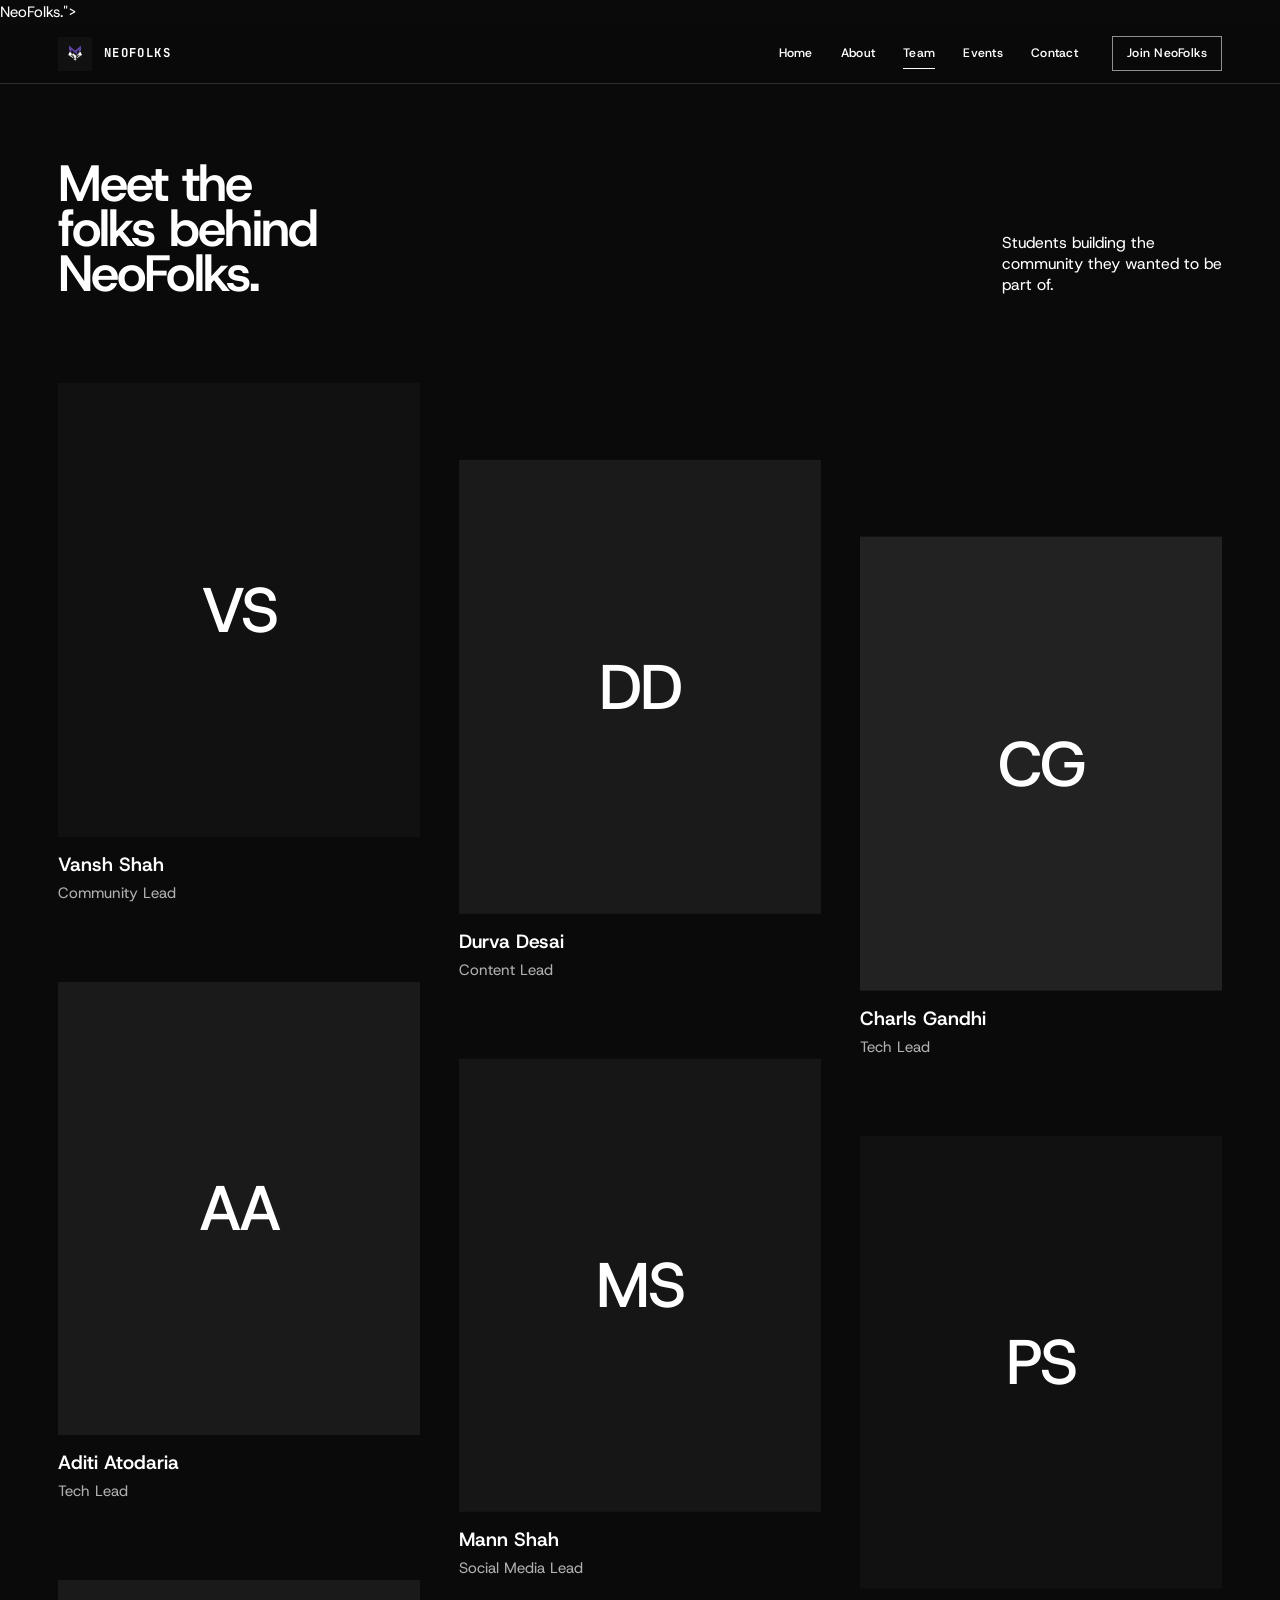
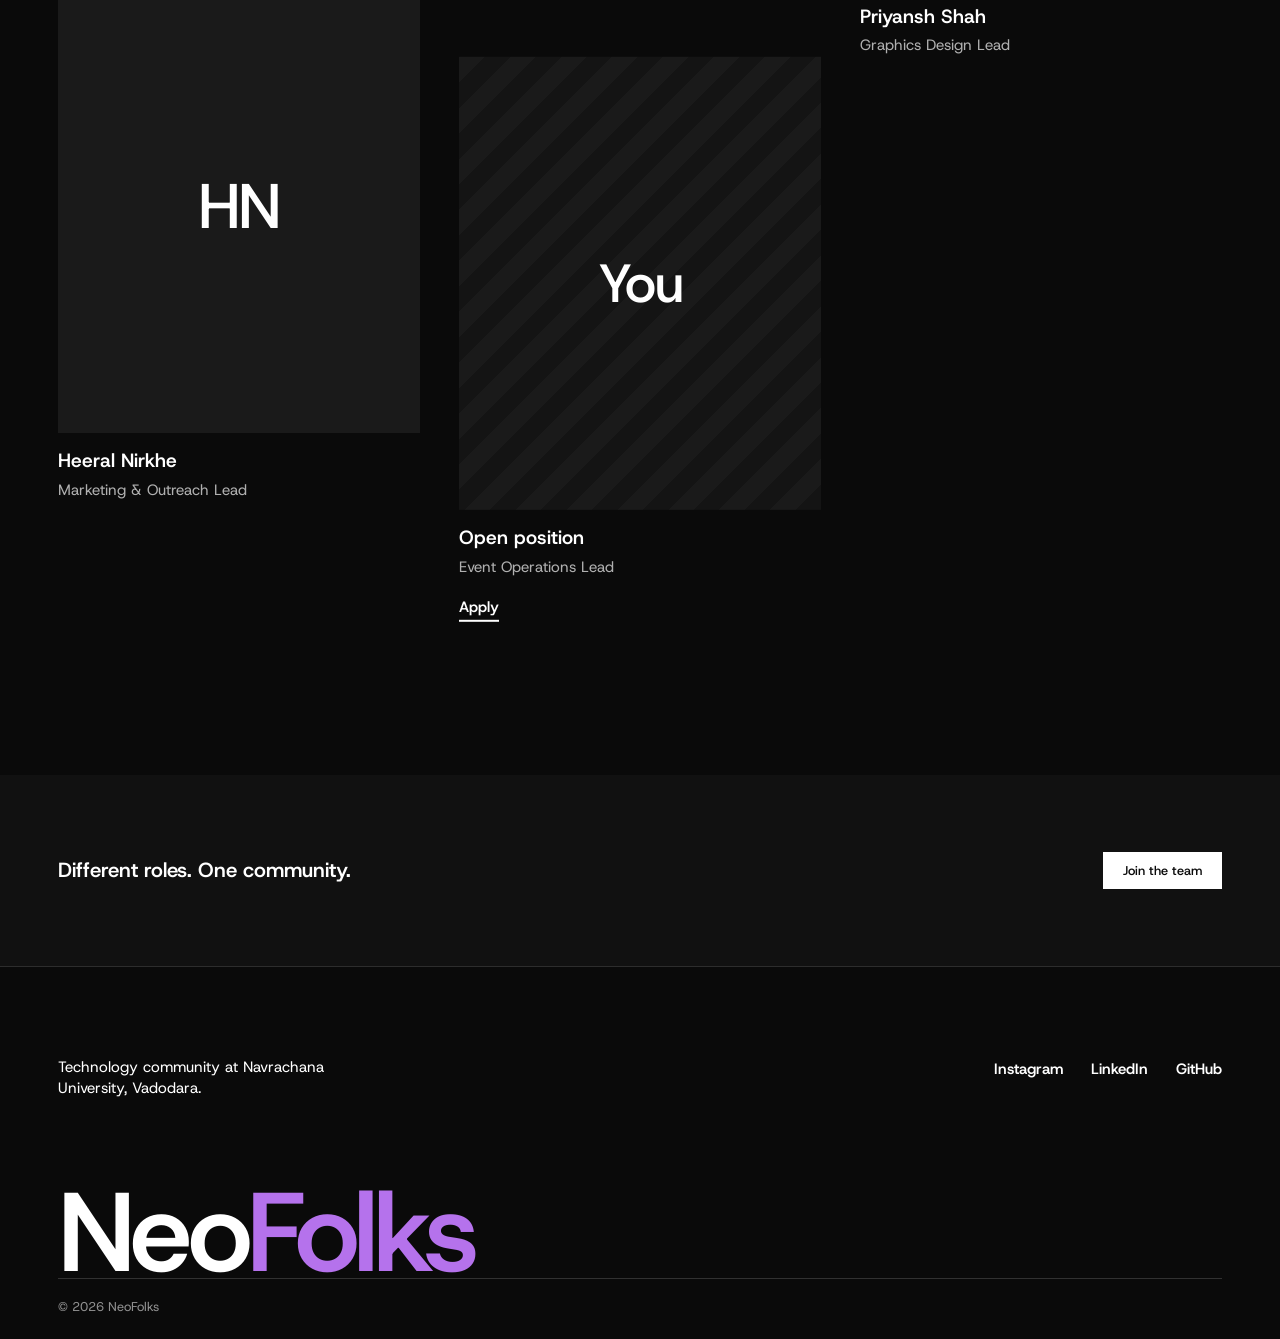
<file: team.html>
<!DOCTYPE html>
<html lang="en">
<head>
<meta charset="UTF-8">
<meta name="viewport" content="width=device-width, initial-scale=1">
<meta name="theme-color" content="#0a0a0a">
<meta name="description" content="Meet the students behind <em class="pu">NeoFolks.</em>">
<title>Team | NeoFolks</title>
<script>document.documentElement.classList.add('js')</script>
<link rel="icon" href="assets/logo/neofolks-logo.png">
<link rel="preconnect" href="https://fonts.googleapis.com"><link rel="preconnect" href="https://fonts.gstatic.com" crossorigin>
<link href="https://fonts.googleapis.com/css2?family=Host+Grotesk:wght@400;500;600;700&family=JetBrains+Mono:wght@400;500;700&display=swap" rel="stylesheet">
<link rel="stylesheet" href="css/style.css">
</head>
<body data-page="team">
<header class="site-header">
  <a class="brand" href="index.html" aria-label="NeoFolks home"><span class="brand-mark"><img src="assets/logo/neofolks-logo.png" alt=""></span><span class="brand-word">NeoFolks</span></a>
  <nav class="main-nav" id="siteNav" aria-label="Main"><a href="index.html" data-nav="home">Home</a><a href="about.html" data-nav="about">About</a><a href="team.html" data-nav="team" aria-current="page">Team</a><a href="events.html" data-nav="events">Events</a><a href="contact.html" data-nav="contact">Contact</a><a class="nav-join" href="join.html">Join NeoFolks</a></nav>
</header>
<main>
<section class="t-hero"><h1>Meet the folks behind NeoFolks.</h1><p>Students building the community they wanted to be part of.</p></section>
<section class="roster" id="roster" aria-label="Team members"></section>
<section class="t-bottom"><p>Different roles. One community.</p><a class="btn" href="join.html">Join the team</a></section>
</main>
<footer class="site-footer">
  <div class="foot-top">
    <p>Technology community at Navrachana University, Vadodara.</p>
    <div class="foot-links"><a href="https://www.instagram.com/neofolks/" target="_blank" rel="noreferrer">Instagram</a><a href="https://www.linkedin.com/company/neofolks-nuv" target="_blank" rel="noreferrer">LinkedIn</a><a href="https://github.com/neofolks-nuv" target="_blank" rel="noreferrer">GitHub</a></div>
  </div>
  <div class="foot-word" aria-hidden="true"><span data-fit>Neo<em class="pu">Folks</em></span></div>
  <p class="foot-copy">&copy; 2026 NeoFolks</p>
</footer>
<script src="js/data.js"></script>
<script src="js/orbit.js"></script>
<script src="js/main.js"></script>
</body>
</html>
</file>
<file: css/style.css>
/* ==========================================================================
   NeoFolks — redesign V8
   Brand: the angular purple M and the fox. One dark palette on every page
   (ink, cream, purple, a touch of mint), a distinct layout per page, built from the same chamfered geometry as the logo.
   ========================================================================== */

:root {
  /* one dark palette for the whole site */
  --ink: #0a0a0a;
  --ink-2: #141414;
  --violet: #b572ec;
  --violet-deep: #2a1a3a;
  --violet-soft: #c99af2;
  --lilac: #241730;
  --bone: #ffffff;
  --ember: #6e3f9c;

  --display: "Host Grotesk", "Helvetica Neue", Arial, sans-serif;
  --mono: "JetBrains Mono", ui-monospace, "SF Mono", Menlo, monospace;
  --text: "Host Grotesk", system-ui, -apple-system, "Segoe UI", sans-serif;

  --hh: 72px;
  --pad: clamp(20px, 4.5vw, 72px);
  --ease: cubic-bezier(0.2, 0.7, 0.1, 1);
  --cut: 14px;
  --chamfer: polygon(0 0, calc(100% - var(--cut)) 0, 100% var(--cut), 100% 100%, var(--cut) 100%, 0 calc(100% - var(--cut)));
}

/* one colour world, every page */
body[data-page] { --bg: var(--ink); --fg: var(--bone); --muted: rgba(255,255,255,.68); --line: rgba(255,255,255,.16); --accent: var(--violet); --hover: var(--violet); --hover-fg: var(--ink); --grid: rgba(181,114,236,.09); }

/* tones used by cards and panels */
.tone-bone  { --tone: var(--ink-2);        --tone-fg: var(--bone); }
.tone-ink   { --tone: #1b1b1b;            --tone-fg: var(--bone); }
.tone-ember { --tone: var(--ember);       --tone-fg: var(--bone); }
.tone-lilac { --tone: var(--lilac);       --tone-fg: var(--bone); }
.tone-deep  { --tone: var(--violet-deep); --tone-fg: var(--bone); }
.tone-violet{ --tone: var(--violet);      --tone-fg: var(--ink); }

*, *::before, *::after { box-sizing: border-box; }
html { -webkit-text-size-adjust: 100%; scroll-behavior: smooth; }
body {
  margin: 0; color: var(--fg);
  background: radial-gradient(ellipse 70% 55% at 92% 0%, rgba(181,114,236,.11), transparent 70%) no-repeat, var(--bg);
  font: 400 1rem/1.6 var(--text); -webkit-font-smoothing: antialiased;
  overflow-x: clip;
}
img, svg { display: block; max-width: 100%; }
h1, h2, h3, p, ul { margin: 0; }
ul { padding: 0; list-style: none; }
a { color: inherit; text-decoration: none; }
button { font: inherit; color: inherit; }
::selection { background: var(--violet); color: var(--ink); }
:focus-visible { outline: 2px solid currentColor; outline-offset: 3px; }
[hidden] { display: none !important; }
.sr-only { position: absolute; width: 1px; height: 1px; overflow: hidden; clip: rect(0 0 0 0); white-space: nowrap; }

.h-display {
  font-family: var(--display); font-weight: 600;
  font-size: clamp(1.62rem, 4.64vw, 4.35rem); line-height: 0.92; letter-spacing: -0.035em;
}
.sec { padding: clamp(72px, 11vw, 160px) var(--pad); }

/* fit-text lines stay hidden until sized, so they never flash at the wrong size */
.js [data-fit]:not(.is-fit) { visibility: hidden; }

/* ---- buttons and links ---- */
.btn {
  display: inline-block; padding: 1.05em 1.9em; border: 0; cursor: pointer;
  background: var(--fg); color: var(--bg); font-weight: 600; line-height: 1.1;
  clip-path: var(--chamfer); transition: background .3s, color .3s;
}
.btn:hover { background: var(--hover); color: var(--hover-fg); }
.btn:focus-visible { outline: 2px solid var(--bg); outline-offset: -6px; }
.link {
  display: inline-block; padding-bottom: 3px; font-weight: 600; cursor: pointer; background: none; border: 0;
  background-image: linear-gradient(var(--fg), var(--fg)); background-repeat: no-repeat;
  background-position: 0 100%; background-size: 100% 2px; transition: background-size .3s var(--ease);
}
.link:hover { background-size: 100% 100%; color: var(--bg); }
.slash { display: inline-block; width: 3px; height: 1.5em; background: currentColor; transform: skewX(-20deg); }

/* ==========================================================================
   Header and footer
   ========================================================================== */
.site-header {
  position: sticky; top: 0; z-index: 60; height: var(--hh);
  display: flex; align-items: center; justify-content: space-between; gap: 24px;
  padding: 0 var(--pad); background: rgba(10,10,10,.88); -webkit-backdrop-filter: blur(10px); backdrop-filter: blur(10px); border-bottom: 1px solid var(--line);
}
.brand { display: flex; align-items: center; gap: 12px; }
.brand-mark {
  --cut: 10px; width: 42px; height: 42px; display: grid; place-items: center;
  background: var(--ink-2); clip-path: var(--chamfer);
}
.brand-mark img { width: 30px; height: 30px; object-fit: contain; }
.brand-word { font: 600 1.05rem/1 var(--display); letter-spacing: -0.035em; }

.main-nav { display: flex; align-items: center; gap: clamp(16px, 2.6vw, 38px); font-size: .97rem; }
.main-nav a { position: relative; padding: 6px 0; }
.main-nav a:not(.nav-join)::after {
  content: ""; position: absolute; left: 0; right: 0; bottom: 0; height: 2px; background: currentColor;
  transform: scaleX(0); transform-origin: left; transition: transform .35s var(--ease);
}
.main-nav a:not(.nav-join):hover::after, .main-nav a[aria-current="page"]::after { transform: scaleX(1); }
.nav-join {
  margin-left: 10px; padding: .75em 1.35em !important; font-weight: 600;
  background: transparent; color: var(--fg); border: 1px solid var(--violet); transition: background .3s, color .3s;
}
.nav-join:hover { background: var(--violet); color: var(--ink); }
.menu-btn { display: none; padding: .5em 1.1em; background: none; border: 1.5px solid currentColor; font-weight: 600; cursor: pointer; }

.site-footer { background: var(--ink); color: var(--bone); border-top: 1px solid var(--line); padding: clamp(48px, 7vw, 96px) var(--pad) 0; overflow: hidden; }
.foot-top { display: flex; justify-content: space-between; gap: 32px; flex-wrap: wrap; align-items: flex-start; }
.foot-top p { max-width: 28ch; font-size: 1.15rem; line-height: 1.4; }
.foot-links { display: flex; gap: 28px; flex-wrap: wrap; font-weight: 600; }
.foot-links a { background-image: linear-gradient(var(--violet), var(--violet)); background-repeat: no-repeat; background-position: 0 100%; background-size: 0 2px; padding-bottom: 3px; transition: background-size .3s var(--ease); }
.foot-links a:hover { background-size: 100% 2px; }
.foot-word { display: flex; align-items: flex-start; margin-top: clamp(40px, 7vw, 100px); overflow: hidden; }
.foot-word > span {
  flex: none; display: block; white-space: nowrap; color: var(--bone);
  font-family: var(--display); font-weight: 600; line-height: .8; letter-spacing: -0.04em; font-size: 12vw;
}
.foot-copy { padding: 18px 0 22px; font-size: .85rem; color: rgba(255,255,255,.55); border-top: 1px solid rgba(255,255,255,.16); }

/* ==========================================================================
   HOME — a poster of three fitted lines, then the orbit
   ========================================================================== */
.hero {
  position: relative; min-height: calc(100svh - var(--hh)); overflow: hidden;
  display: flex; flex-direction: column; justify-content: space-between;
  padding: clamp(24px, 4vw, 56px) var(--pad) 24px calc(var(--pad) + 34px);
}
.hero-side {
  position: absolute; left: var(--pad); top: 50%; margin: 0; font-size: .85rem; color: var(--muted); letter-spacing: .04em;
  writing-mode: vertical-rl; transform: translateY(-50%) rotate(180deg); white-space: nowrap;
}
.hero-logo { position: absolute; right: -9vw; top: 46%; width: min(72vw, 860px); transform: translateY(-50%); opacity: .13; pointer-events: none; }
.hero-title { position: relative; margin: auto 0; padding: 4vh 0 3vh; }
.hl { display: flex; overflow: hidden; padding-bottom: .03em; }
.hl > span {
  flex: none; display: block; white-space: nowrap; font-family: var(--display); font-weight: 600;
  font-size: 6.4vw; line-height: .95; letter-spacing: -0.035em;
  animation: rise 1s var(--ease) both; animation-delay: calc(var(--i) * .14s + .1s);
}
.hl-outline > span { color: transparent; -webkit-text-stroke: 2px var(--fg); }
@keyframes rise { from { transform: translateY(105%); } to { transform: none; } }
.hero-foot { position: relative; display: flex; justify-content: space-between; align-items: flex-end; gap: 28px; flex-wrap: wrap; }
.hero-lede { max-width: 26ch; font-size: clamp(1.2rem, 2vw, 1.65rem); line-height: 1.3; }
.hero-actions { display: flex; align-items: center; gap: 30px; flex-wrap: wrap; }
.hero-facts { position: relative; display: flex; flex-wrap: wrap; margin-top: 30px; padding-top: 18px; border-top: 1px solid var(--line); font-size: .92rem; color: var(--muted); }
.hero-facts li { padding-right: 20px; margin-right: 20px; border-right: 1px solid var(--line); line-height: 1.2; margin-bottom: 6px; }
.hero-facts li:last-child { border: 0; margin-right: 0; }

.intro { display: grid; grid-template-columns: 1.5fr 1fr; gap: clamp(32px, 6vw, 100px); align-items: end; }
.intro-side p:first-child { max-width: 30ch; font-size: clamp(1.2rem, 1.8vw, 1.5rem); line-height: 1.35; }
.trio { display: flex; align-items: center; gap: 18px; margin-top: 36px; font: 600 clamp(1.3rem, 2.4vw, 2rem)/1 var(--display); color: var(--accent); }

.orbit-sec { padding: clamp(32px, 6vw, 80px) 0 clamp(72px, 10vw, 140px); border-top: 1px solid var(--line); }
.orbit-head { display: flex; justify-content: space-between; align-items: flex-end; gap: 32px; flex-wrap: wrap; padding: clamp(40px, 6vw, 80px) var(--pad) 0; }
.orbit-head p { max-width: 24ch; color: var(--muted); font-size: 1.2rem; line-height: 1.4; }
.orbit-stage { position: relative; width: 100%; height: clamp(380px, 54vw, 660px); margin-top: 8px; }
.o-ring { position: absolute; inset: 0; width: 100%; height: 100%; overflow: visible; pointer-events: none; }
.o-back { z-index: 1; } .o-front { z-index: 4; }
.orbit-center {
  position: absolute; left: 50%; top: 50%; z-index: 3; width: clamp(96px, 13vw, 150px); aspect-ratio: 1; transform: translate(-50%, -50%);
  display: grid; place-items: center; border-radius: 50%; background: radial-gradient(circle, rgba(181,114,236,.22), rgba(10,10,10,.96) 70%);
  border: 1px solid rgba(181,114,236,.28); box-shadow: 0 0 60px rgba(181,114,236,.2);
}
.orbit-center img { width: 66%; height: 66%; object-fit: contain; }
.o-node {
  position: absolute; left: 0; top: 0; padding: .62em 1.2em; white-space: nowrap; cursor: pointer; will-change: transform, opacity;
  font: 600 clamp(.85rem, 1.45vw, 1.2rem)/1 var(--text); border-radius: 3px;
  color: color-mix(in srgb, var(--ink) calc(var(--e, 0) * 100%), var(--bone));
  border: 1px solid rgba(181,114,236,calc(.25 + .75 * var(--e, 0)));
  background: color-mix(in srgb, var(--violet) calc(var(--e, 0) * 100%), var(--ink-2));
  box-shadow: 0 0 calc(36px * var(--e, 0)) calc(4px * var(--e, 0)) rgba(181,114,236,calc(.4 * var(--e, 0)));
}
.orbit-foot { display: flex; justify-content: center; margin-top: 36px; }

.next { padding: 0 var(--pad) clamp(72px, 10vw, 140px); }
.ticket {
  --cut: clamp(22px, 3.5vw, 44px); display: grid; grid-template-columns: minmax(240px, .8fr) 1.7fr;
  background: var(--ink-2); color: var(--bone); clip-path: var(--chamfer);
}
.ticket-date { display: flex; flex-direction: column; justify-content: space-between; gap: 28px; padding: clamp(24px, 4vw, 56px); border-right: 2px dashed rgba(255,255,255,.3); }
.t-day { font: 600 clamp(3.77rem, 9.86vw, 8.7rem)/.8 var(--display); color: var(--violet); }
.t-month { display: block; font: 600 1.1rem/1.1 var(--display); }
.t-count { display: inline-block; margin-top: 10px; padding: .35em .8em; background: var(--violet); color: var(--ink); font-size: .9rem; font-weight: 600; }
.ticket-main { display: flex; flex-direction: column; justify-content: space-between; gap: 24px; padding: clamp(24px, 4vw, 56px); }
.ticket-kicker { font-weight: 600; color: var(--violet); }
.ticket-main h2 { font: 600 clamp(1.74rem, 4.64vw, 4.35rem)/.9 var(--display); letter-spacing: -0.035em; margin-top: 8px; }
.ticket-meta { display: flex; gap: 14px; align-items: center; margin-top: 18px; font-weight: 600; }
.ticket-main .t-detail { max-width: 34ch; font-size: 1.15rem; margin-top: 10px; }
.ticket-actions { display: flex; align-items: center; gap: 28px; flex-wrap: wrap; }
.ticket .btn { background: var(--violet); color: var(--ink); }
.ticket .btn:hover { background: var(--bone); color: var(--ink); }

.community { display: grid; grid-template-columns: 1fr 1.25fr; gap: clamp(32px, 6vw, 100px); align-items: start; border-top: 1px solid var(--line); }
.community-copy p { margin-top: 24px; max-width: 22ch; color: var(--muted); font-size: 1.2rem; line-height: 1.4; }
.community-copy .link { margin-top: 32px; }
.c-list li { border-top: 1px solid var(--line); }
.c-list li:first-child { border-top: 0; }
.c-list a {
  display: flex; justify-content: space-between; align-items: baseline; gap: 16px; padding: .12em 0 .08em;
  font: 600 clamp(1.39rem, 3.13vw, 2.9rem)/1.05 var(--display); letter-spacing: -0.035em;
  transition: padding .4s var(--ease), color .3s;
}
.c-list a:hover, .c-list a:focus-visible { padding-left: .25em; color: var(--accent); }
.c-list small { font: 500 .9rem/1 var(--text); color: var(--muted); white-space: nowrap; }

.stats { display: grid; grid-template-columns: repeat(3, 1fr); border-top: 1px solid var(--line); }
.stat { position: relative; padding: clamp(32px, 5vw, 72px) clamp(12px, 3vw, 48px) clamp(32px, 5vw, 72px) var(--pad); }
.stat + .stat::before { content: ""; position: absolute; left: 0; top: 0; bottom: 0; width: 2px; background: var(--line); transform: skewX(-12deg); }
.stat + .stat { padding-left: clamp(16px, 3vw, 48px); }
.stat b { display: block; font: 600 clamp(1.97rem, 8.12vw, 8.12rem)/.85 var(--display); font-variant-numeric: tabular-nums; letter-spacing: -0.035em; color: var(--accent); }
.stat span { display: block; margin-top: 14px; font-weight: 600; }

.cta {
  --slant: clamp(28px, 7vw, 110px);
  background: var(--ink-2); color: var(--bone); clip-path: polygon(0 var(--slant), 100% 0, 100% 100%, 0 100%);
  padding: calc(var(--slant) + clamp(48px, 8vw, 110px)) var(--pad) clamp(56px, 9vw, 120px);
}
.cta h2 { font: 600 clamp(1.86rem, 6.96vw, 6.38rem)/.88 var(--display); letter-spacing: -0.035em; }
.cta-row { display: flex; justify-content: space-between; align-items: center; gap: 28px; flex-wrap: wrap; margin-top: clamp(28px, 4vw, 56px); }
.cta-row p { font-size: 1.4rem; }
.cta .btn { background: var(--violet); color: var(--ink); }
.cta .btn:hover { background: var(--bone); color: var(--ink); }

/* ==========================================================================
   ABOUT — drafting paper: grid, dimension lines, lanes
   ========================================================================== */
.a-hero {
  padding: clamp(40px, 6vw, 96px) var(--pad) clamp(56px, 8vw, 110px);
  background-image: linear-gradient(var(--grid) 1px, transparent 1px), linear-gradient(90deg, var(--grid) 1px, transparent 1px);
  background-size: 56px 56px; background-position: -1px -1px;
}
.a-dim { display: flex; align-items: center; gap: 16px; margin-bottom: clamp(28px, 4vw, 56px); color: var(--violet); font-weight: 600; font-size: .95rem; }
.a-dim::before, .a-dim::after { content: ""; flex: 1; height: 16px; background: linear-gradient(currentColor, currentColor) center / 100% 1.5px no-repeat; }
.a-dim::before { border-left: 2px solid currentColor; }
.a-dim::after { border-right: 2px solid currentColor; }
.a-hero h1 { font: 600 clamp(1.8rem, 5.8vw, 5.57rem)/.9 var(--display); letter-spacing: -0.035em; max-width: 12ch; }
.a-lede { max-width: 38ch; margin: clamp(32px, 5vw, 64px) 0 0 auto; font-size: clamp(1.2rem, 1.9vw, 1.55rem); line-height: 1.38; }

.a-do { display: grid; grid-template-columns: minmax(240px, .9fr) 1.8fr; gap: clamp(32px, 6vw, 100px); border-top: 4px solid var(--line); }
.a-do-title { position: sticky; top: calc(var(--hh) + 32px); align-self: start; }
.a-do-title h2 { font: 600 clamp(1.74rem, 4.64vw, 4.06rem)/.88 var(--display); letter-spacing: -0.035em; }
.do-item { display: grid; grid-template-columns: 1fr 1fr; gap: 24px; padding: 28px 0 56px; border-top: 4px solid var(--line); transition: border-color .3s; }
.do-item:first-child { border-top: 0; padding-top: 0; }
.do-item:hover { border-color: var(--violet); }
.do-item h3 { font: 600 clamp(1.04rem, 1.86vw, 1.62rem)/1 var(--display); }
.do-item p { max-width: 32ch; font-size: 1.15rem; color: var(--muted); }

.vals { padding-top: 0; }
.vals h2 { max-width: 9ch; }
.vals-row { display: flex; gap: 10px; height: clamp(440px, 50vw, 580px); margin-top: clamp(32px, 5vw, 64px); }
.v-panel {
  position: relative; flex: 1; min-width: 0; overflow: hidden; padding: 22px; text-align: left; cursor: pointer; border: 0;
  background: var(--tone); color: var(--tone-fg); transition: flex .65s var(--ease);
}
.v-panel[aria-expanded="true"] { flex: 6; }
.v-title { position: absolute; top: 20px; left: 22px; font: 600 clamp(1.5rem, 2.6vw, 2.4rem)/1 var(--display); writing-mode: vertical-rl; transition: font-size .5s var(--ease); }
.v-panel[aria-expanded="true"] .v-title { writing-mode: horizontal-tb; font-size: clamp(1.51rem, 3.77vw, 3.48rem); letter-spacing: -0.035em; }
.v-text { position: absolute; left: 22px; bottom: 22px; max-width: 24ch; font-size: 1.25rem; line-height: 1.3; opacity: 0; transform: translateY(14px); transition: opacity .3s, transform .5s var(--ease); }
.v-panel[aria-expanded="true"] .v-text { opacity: 1; transform: none; transition-delay: .25s; }

.lanes { background: var(--ink-2); color: var(--bone); padding: clamp(56px, 8vw, 110px) 0 clamp(48px, 7vw, 96px); }
.lanes-head { padding: 0 var(--pad); margin-bottom: clamp(32px, 5vw, 64px); }
.lanes-head h2 { max-width: 11ch; }
.lane { position: relative; overflow: hidden; border-top: 3px dashed rgba(244,241,251,.35); }
.lane:last-child { border-bottom: 3px dashed rgba(244,241,251,.35); }
.lane-track { display: flex; width: max-content; animation: lane var(--dur, 46s) linear infinite; }
.lane:nth-child(even) .lane-track { animation-direction: reverse; }
.lane:hover .lane-track { animation-play-state: paused; }
.lane-set { display: flex; align-items: center; gap: .45em; padding: .12em .45em .12em 0; font-size: clamp(1.51rem, 4.29vw, 4.06rem); }
.lane-set span { font: 600 1em/1.1 var(--display); text-transform: uppercase; white-space: nowrap;  }
.lane-set .o { color: transparent; -webkit-text-stroke: 2px var(--bone); }
.lane-set span:hover { }
.lane-set i { flex: none; width: 3px; height: .8em; background: var(--violet-soft); transform: skewX(-20deg); }
@keyframes lane { to { transform: translateX(-50%); } }

.mission { padding: clamp(56px, 8vw, 110px) var(--pad) clamp(40px, 6vw, 80px); }
.band {
  --cut: clamp(28px, 4vw, 56px);
  position: sticky; top: calc(var(--hh) + 14px + var(--k) * 16px); min-height: clamp(340px, 58vh, 520px); margin-bottom: 22px;
  display: grid; grid-template-columns: 1.4fr 1fr; gap: 32px; align-items: end; padding: clamp(24px, 4vw, 56px);
  background: var(--tone); color: var(--tone-fg); clip-path: var(--chamfer);
}
.band-tag { align-self: start; grid-column: 1 / -1; font-weight: 600; font-size: .95rem; padding: .4em .9em; width: max-content; background: var(--tone-fg); color: var(--tone); }
.band h2 { font: 600 clamp(1.62rem, 4.35vw, 4.06rem)/.9 var(--display); letter-spacing: -0.035em; }
.band p { max-width: 24ch; font-size: clamp(1.15rem, 1.8vw, 1.5rem); line-height: 1.3; }

.a-cta { padding: clamp(64px, 9vw, 130px) var(--pad); }
.a-cta h2 { font: 600 clamp(1.86rem, 6.38vw, 6.09rem)/.88 var(--display); letter-spacing: -0.035em; color: var(--fg); max-width: 10ch; }
.a-cta .btn { margin-top: clamp(28px, 4vw, 52px); }

/* ==========================================================================
   TEAM — a staggered roster of cut panels on violet
   ========================================================================== */
.t-hero { display: flex; justify-content: space-between; align-items: flex-end; gap: 32px; flex-wrap: wrap; padding: clamp(40px, 6vw, 96px) var(--pad) clamp(32px, 5vw, 64px); }
.t-hero h1 { font: 600 clamp(1.86rem, 6.09vw, 5.8rem)/.88 var(--display); letter-spacing: -0.035em; max-width: 9ch; }
.t-hero p { max-width: 22ch; font-size: 1.3rem; line-height: 1.35; }
.roster { --s: clamp(44px, 6vw, 104px); display: grid; grid-template-columns: repeat(3, 1fr); gap: clamp(40px, 6vw, 88px) clamp(20px, 3vw, 48px); padding: 24px var(--pad) calc(var(--s) * 2 + clamp(48px, 6vw, 90px)); }
.m-card:nth-child(3n + 2) { transform: translateY(var(--s)); }
.m-card:nth-child(3n) { transform: translateY(calc(var(--s) * 2)); }
.m-fig {
  --cut: clamp(36px, 5vw, 64px); position: relative; aspect-ratio: 4 / 5; display: grid; place-items: center; overflow: hidden;
  background: var(--tone); color: var(--tone-fg); clip-path: polygon(0 0, calc(100% - var(--cut)) 0, 100% var(--cut), 100% 100%, 0 100%);
}
.m-card:nth-child(3n + 2) .m-fig { clip-path: polygon(var(--cut) 0, 100% 0, 100% 100%, 0 100%, 0 var(--cut)); }
.m-card:nth-child(3n) .m-fig { clip-path: polygon(0 0, 100% 0, 100% calc(100% - var(--cut)), calc(100% - var(--cut)) 100%, 0 100%); }
.m-mono { font: 600 clamp(3.77rem, 8.7vw, 7.54rem)/1 var(--display); letter-spacing: -0.035em;  }

.m-photo { width: 100%; height: 100%; object-fit: cover; }
.m-name { margin-top: 18px; font: 600 clamp(1.5rem, 2.3vw, 2.2rem)/1.05 var(--display); }
.m-role { margin-top: 6px; color: var(--muted); }
.m-card.is-open .m-fig { background: repeating-linear-gradient(-45deg, #1f1328 0 18px, #2a1a3a 18px 36px); }
.m-card.is-open .m-mono { font-size: clamp(2.9rem, 6.38vw, 5.8rem); }
.m-apply { margin-top: 16px; }
.t-bottom { display: flex; justify-content: space-between; align-items: center; gap: 28px; flex-wrap: wrap; padding: clamp(40px, 6vw, 80px) var(--pad); background: var(--ink-2); color: var(--bone); }
.t-bottom p { font: 600 clamp(1.04rem, 2.32vw, 1.97rem)/1 var(--display); }
.t-bottom .btn { background: var(--violet); color: var(--ink); }
.t-bottom .btn:hover { background: var(--bone); color: var(--ink); }

/* ==========================================================================
   EVENTS: upcoming slab, then an archive ledger
   ========================================================================== */
.e-hero { padding: clamp(40px, 6vw, 96px) var(--pad) clamp(28px, 4vw, 56px); }
.e-hero h1 { font: 600 clamp(1.97rem, 7.54vw, 7.54rem)/.84 var(--display); letter-spacing: -0.035em; }
.e-hero p { max-width: 28ch; margin-top: clamp(20px, 3vw, 36px); font-size: 1.35rem; line-height: 1.35; }
.filter-bar { position: sticky; top: var(--hh); z-index: 20; display: flex; flex-wrap: wrap; gap: 8px; padding: 14px var(--pad); background: var(--bg); border-top: 2px solid var(--fg); border-bottom: 2px solid var(--fg); }
.f-btn { padding: .55em 1.1em; background: transparent; border: 2px solid var(--fg); font-weight: 600; cursor: pointer; transition: background .25s, color .25s; }
.f-btn:hover { background: rgba(255,255,255,.1); }
.f-btn[aria-pressed="true"] { background: var(--violet); border-color: var(--violet); color: var(--ink); }
.f-btn sup { margin-left: .4em; font-size: .72em; }
.ev-block { padding: clamp(32px, 5vw, 64px) var(--pad) 0; }
.ev-h { font: 600 .95rem/1 var(--text); padding-bottom: 14px; }
.up { --cut: clamp(24px, 4vw, 52px); display: grid; grid-template-columns: minmax(220px, .9fr) 1.7fr; background: var(--ink-2); color: var(--bone); clip-path: var(--chamfer); }
.up-date { padding: clamp(24px, 4vw, 56px); display: flex; flex-direction: column; justify-content: space-between; gap: 20px; border-right: 2px dashed rgba(255,255,255,.3); }
.up-date b { font: 600 clamp(3.77rem, 9.86vw, 8.7rem)/.8 var(--display); color: var(--violet); }
.up-date span { font: 600 1.1rem/1 var(--display); }
.up-body { padding: clamp(24px, 4vw, 56px); display: flex; flex-direction: column; align-items: flex-start; gap: 16px; }
.up-body h3 { font: 600 clamp(1.62rem, 4.06vw, 3.77rem)/.9 var(--display); letter-spacing: -0.035em; }
.tag { display: inline-block; padding: .3em .8em; background: var(--violet); color: var(--ink); font-weight: 700; font-size: .9rem; }
.up-body p:not(.tag):not(.up-count) { font-size: 1.2rem; max-width: 30ch; }
.up-count { font: 600 1.15rem/1 var(--display); color: var(--violet); }
.up .btn { background: var(--violet); color: var(--ink); margin-top: 8px; }
.up .btn:hover { background: var(--bone); color: var(--ink); }
.ev-list { border-top: 2px solid var(--fg); }
.ev-row {
  display: grid; grid-template-columns: 150px 1.5fr .8fr 1.5fr; gap: 12px 28px; align-items: center;
  padding: 22px 16px; margin: 0 -16px; border-bottom: 2px solid var(--fg); transition: background .25s, color .25s;
}
.ev-row:hover { background: var(--ink-2); color: var(--violet); }
.ev-date b { display: block; font: 600 2.2rem/.9 var(--display); }
.ev-date span { font-weight: 600; }
.ev-title { font: 600 clamp(0.99rem, 1.86vw, 1.74rem)/1 var(--display); letter-spacing: -0.035em; }
.ev-cat { font-weight: 700; }
.ev-detail { max-width: 36ch; }
.ev-empty { padding: clamp(48px, 8vw, 120px) var(--pad); max-width: 52ch; }
.ev-empty h2 { font: 600 clamp(1.16rem, 2.61vw, 2.09rem)/1 var(--display); }
.ev-empty p { margin: 16px 0 28px; font-size: 1.2rem; }
.e-cta { padding: clamp(72px, 10vw, 150px) var(--pad); }
.e-cta h2 { font: 600 clamp(1.86rem, 6.38vw, 6.09rem)/.86 var(--display); letter-spacing: -0.035em; max-width: 9ch; }
.e-cta .btn { margin-top: clamp(24px, 4vw, 48px); }

/* ==========================================================================
   CONTACT — lilac: one huge sentence pinned left, big rows on the right
   ========================================================================== */
.c-wrap { display: grid; grid-template-columns: 1.1fr 1fr; gap: clamp(32px, 6vw, 100px); padding: clamp(40px, 6vw, 96px) var(--pad) clamp(64px, 9vw, 130px); }
.c-wrap > *, .j-wrap > *, .a-do > *, .community > *, .intro > * { min-width: 0; }
.c-pin { position: sticky; top: calc(var(--hh) + 32px); align-self: start; }
.c-pin h1 { font: 600 clamp(1.97rem, 6.09vw, 6.09rem)/.86 var(--display); letter-spacing: -0.035em; }
.c-pin p { max-width: 20ch; margin-top: 28px; font-size: 1.4rem; line-height: 1.3; }
.c-rows { align-self: end; }
.c-row { position: relative; padding: 22px 0 26px; border-top: 2px solid var(--fg); }
.c-row:last-child { border-bottom: 2px solid var(--fg); }
.c-label { font-weight: 700; font-size: .95rem; color: var(--violet); }
.c-value { display: block; margin-top: 6px; font: 600 clamp(1.5rem, 3vw, 2.6rem)/1.05 var(--display); letter-spacing: -0.035em; overflow-wrap: anywhere; }
.c-note { margin-top: 8px; color: var(--muted); }
a.c-value { display: inline-block; max-width: 100%; background-image: linear-gradient(var(--violet), var(--violet)); background-repeat: no-repeat; background-position: 0 100%; background-size: 0 4px; transition: background-size .4s var(--ease), color .3s; padding-bottom: 4px; }
a.c-value:hover { background-size: 100% 4px; color: var(--violet); }
.c-copy { margin-top: 12px; padding: .5em 1em; background: transparent; border: 2px solid var(--fg); font-weight: 600; cursor: pointer; }
.c-copy:hover { background: var(--violet); border-color: var(--violet); color: var(--ink); }
.c-cta { background: var(--ink-2); color: var(--bone); padding: clamp(56px, 9vw, 130px) var(--pad); }
.c-cta h2 { font: 600 clamp(1.74rem, 5.8vw, 5.51rem)/.88 var(--display); letter-spacing: -0.035em; max-width: 11ch; }
.c-cta .btn { margin-top: clamp(24px, 4vw, 48px); background: var(--violet); color: var(--ink); }
.c-cta .btn:hover { background: var(--bone); color: var(--ink); }

/* ==========================================================================
   JOIN — a form written as a sentence
   ========================================================================== */
.j-wrap { display: grid; grid-template-columns: .8fr 1.5fr; gap: clamp(32px, 6vw, 100px); padding: clamp(40px, 6vw, 96px) var(--pad) clamp(72px, 10vw, 140px); min-height: calc(100svh - var(--hh)); }
.j-side h1 { font: 600 clamp(1.97rem, 5.22vw, 5.22rem)/.86 var(--display); letter-spacing: -0.035em; }
.j-side > p { max-width: 26ch; margin-top: 24px; font-size: 1.3rem; line-height: 1.35; color: var(--muted); }
.j-words { margin-top: clamp(28px, 5vw, 64px); }
.j-words li { font: 600 clamp(1.16rem, 2.55vw, 2.32rem)/1.02 var(--display); color: transparent; -webkit-text-stroke: 1.5px var(--fg); }
.j-words li:last-child { color: var(--accent); -webkit-text-stroke: 0; }
.j-form, .j-done { align-self: center; }
.j-sentence { font: 600 clamp(1.5rem, 3vw, 2.7rem)/1.75 var(--display); }
.j-sentence label { position: static; }
.j-in {
  display: inline-block; min-width: 7ch; max-width: 100%; padding: 0 .15em; margin: 0 .1em; vertical-align: baseline;
  font: inherit; color: var(--accent); background: transparent; border: 0; border-bottom: 3px solid var(--fg); border-radius: 0;
  transition: border-color .25s, background .25s;
}
.j-in::placeholder { color: rgba(255,255,255,.32); font-weight: 500; }
.j-in:hover { border-color: var(--accent); }
.j-in:focus { outline: 0; border-color: var(--accent); background: rgba(181,114,236,.14); }
select.j-in { appearance: none; cursor: pointer; padding-right: .3em; }
select.j-in option { background: var(--ink-2); color: var(--bone); font: 500 1rem var(--text); }
.j-w-name { width: 9ch; } .j-w-email { width: 14ch; } .j-w-course { width: 12ch; } .j-w-year { width: 8ch; } .j-w-int { width: 14ch; }
.j-actions { margin-top: clamp(28px, 4vw, 48px); }
.j-role { display: inline-block; margin-bottom: 20px; padding: .4em .9em; background: var(--violet); color: var(--ink); font-weight: 600; }
.j-done h2 { font: 600 clamp(1.51rem, 3.48vw, 3.19rem)/.92 var(--display); }
.j-done p { max-width: 36ch; margin: 18px 0 28px; font-size: 1.25rem; }
.j-done .j-actions { display: flex; gap: 28px; align-items: center; flex-wrap: wrap; }
.j-done:focus { outline: 0; }

/* ==========================================================================
   Responsive
   ========================================================================== */
@media (max-width: 960px) {
  .intro, .community, .a-do, .c-wrap, .j-wrap { grid-template-columns: 1fr; }
  .a-do-title, .c-pin { position: static; }
  .do-item { grid-template-columns: 1fr; gap: 10px; }
  .ticket, .up { grid-template-columns: 1fr; }
  .ticket-date, .up-date { border-right: 0; border-bottom: 2px dashed rgba(255,255,255,.3); flex-direction: row; align-items: flex-end; justify-content: space-between; }
  .roster { grid-template-columns: repeat(2, 1fr); }
  .m-card:nth-child(3n + 2), .m-card:nth-child(3n) { transform: none; }
  .m-card:nth-child(2n) { transform: translateY(var(--s)); }
  .roster { padding-bottom: calc(var(--s) + 56px); }
  .ev-row { grid-template-columns: 110px 1fr; }
  .ev-date { grid-row: span 3; }
  .ev-cat, .ev-detail { grid-column: 2; }
  .band { grid-template-columns: 1fr; min-height: 380px; }
}
@media (max-width: 820px) {
  :root { --hh: 64px; }
  .menu-btn { display: inline-block; }
  .main-nav {
    position: fixed; inset: var(--hh) 0 0 0; z-index: 55; flex-direction: column; align-items: flex-start; justify-content: flex-start; gap: 4px;
    padding: 32px var(--pad); background: var(--bg); opacity: 0; visibility: hidden; transform: translateY(-10px);
    transition: opacity .3s, transform .4s var(--ease), visibility .3s; overflow-y: auto;
  }
  body.menu-open .main-nav { opacity: 1; visibility: visible; transform: none; }
  .main-nav a:not(.nav-join) { font: 600 2.8rem/1.15 var(--display); }
  .nav-join { margin: 24px 0 0; font-size: 1.1rem; }
  .hero { padding-left: calc(var(--pad) + 26px); }
  .vals-row { flex-direction: column; height: auto; }
  .v-panel { flex: none; height: 78px; transition: height .5s var(--ease); }
  .v-panel[aria-expanded="true"] { height: 270px; }
  .v-title, .v-panel[aria-expanded="true"] .v-title { writing-mode: horizontal-tb; }
  .v-title { font-size: 1.7rem; }
  .v-panel[aria-expanded="true"] .v-title { font-size: 2.8rem; }
  .hero-actions { gap: 22px; }
  .stat b { font-size: clamp(1.62rem, 8.7vw, 2.9rem); }
}
@media (max-width: 560px) {
  .roster { grid-template-columns: 1fr; }
  .m-card:nth-child(2n) { transform: none; }
  .roster { padding-bottom: 56px; }
  .ev-row { grid-template-columns: 1fr; }
  .ev-date { grid-row: auto; display: flex; gap: 10px; align-items: baseline; }
  .ev-date b { font-size: 2.4rem; }
  .ev-cat, .ev-detail { grid-column: 1; }
  .hero-facts li { border: 0; padding-right: 0; margin-right: 18px; }
  .j-sentence { line-height: 1.9; }
}

@media (prefers-reduced-motion: reduce) {
  html { scroll-behavior: auto; }
  *, *::before, *::after { animation-duration: .001ms !important; animation-delay: 0s !important; animation-iteration-count: 1 !important; transition-duration: .001ms !important; }
  .lane-track { animation: none; width: auto; flex-wrap: wrap; }
  .lane-set[aria-hidden="true"] { display: none; }
}


/* ==========================================================================
   Type refinements: mono labels like the reference, smaller overall
   ========================================================================== */
.brand-word { letter-spacing: .12em; text-transform: uppercase; font-family: var(--mono); font-weight: 700; font-size: .95rem; }
.main-nav { font-size: .92rem; }
.btn, .nav-join, .f-btn { font-size: .92rem; }
.hero-facts, .tag, .band-tag, .j-role, .t-count, .c-label, .ev-cat, .ev-h, .ticket-kicker, .a-dim,   font-family: var(--mono); font-size: .76rem; letter-spacing: .1em; text-transform: uppercase; font-weight: 500;
}
.hero-title { margin: 0; padding: 6vh 0 4vh; }
.hl > span, .hero-title .hl { line-height: 1; }
.lane-set span { text-transform: none; }
.stat span, .t-month { font-size: .95rem; }
.up-date b, .t-day, .stat b { font-weight: 500; }
.m-mono { font-weight: 500; }

/* ==========================================================================
   Final palette rule: white and black type, purple only for highlighted words
   ========================================================================== */
.pu { font-style: normal; color: var(--violet); }
.foot-word > span .pu { color: var(--violet); }

/* ==========================================================================
   Scroll features
   ========================================================================== */
.scroll-bar { position: fixed; left: 0; top: 0; z-index: 90; height: 2px; width: 100%; background: var(--violet); transform: scaleX(0); transform-origin: left; pointer-events: none; }
.to-top {
  position: fixed; right: clamp(16px, 2.5vw, 32px); bottom: clamp(16px, 2.5vw, 32px); z-index: 70;
  padding: .7em 1.1em; background: var(--ink-2); color: var(--fg); border: 1px solid var(--violet); cursor: pointer;
  font: 500 .72rem/1 var(--mono); letter-spacing: .12em; text-transform: uppercase;
  opacity: 0; transform: translateY(12px); visibility: hidden; transition: opacity .3s, transform .4s var(--ease), visibility .3s, background .25s, color .25s;
}
.to-top.show { opacity: 1; transform: none; visibility: visible; }
.to-top:hover { background: var(--violet); color: var(--ink); }
.hero-logo { transform: translateY(calc(-50% + var(--py, 0px))); will-change: transform; }
.js .rv { opacity: 0; transform: translateY(26px); transition: opacity .7s var(--ease), transform .8s var(--ease); transition-delay: var(--d, 0s); }
.js .rv.in { opacity: 1; transform: none; }
.js .rv-fade { opacity: 0; transition: opacity .8s var(--ease); transition-delay: var(--d, 0s); }
.js .rv-fade.in { opacity: 1; }
.sw { opacity: .22; transition: opacity .35s linear, color .35s linear; }
.sw.on { opacity: 1; }
@media (prefers-reduced-motion: reduce) {
  .js .rv, .js .rv-fade { opacity: 1; transform: none; }
  .sw { opacity: 1; }
  .scroll-bar { display: none; }
}

/* ==========================================================================
   V10 restyle: proper navbar, smaller type, black and white, formal.
   Purple is kept for highlighted words only (.pu). Animations are untouched.
   ========================================================================== */
:root {
  --purple: #b572ec;   /* highlighted words only */
  --violet: #ffffff;   /* every other former purple is now white */
  --violet-soft: #bdbdbd;
  --violet-deep: #1a1a1a;
  --lilac: #161616;
  --ember: #222222;
  --ink-2: #111111;
  --hh: 60px;
  --chamfer: none;
}
html { font-size: 93.75%; }
body[data-page] { --grid: rgba(255,255,255,.04); --line: rgba(255,255,255,.14); }
body { background: var(--bg); }
.pu, .foot-word > span .pu { color: var(--purple); }
.tone-violet { --tone: #ffffff; --tone-fg: #0a0a0a; }
.tone-ink { --tone: #1a1a1a; }

/* ---- navbar: every page visible, side by side, at every width ---- */
.menu-btn { display: none !important; }
.site-header { height: var(--hh); background: rgba(10,10,10,.92); }
.brand-mark { width: 34px; height: 34px; }
.brand-mark img { width: 24px; height: 24px; }
.brand-word { font-size: .82rem; }
.main-nav { font-size: .82rem; letter-spacing: .02em; gap: clamp(14px, 2.2vw, 30px); }
.main-nav a { font-weight: 500; }
.main-nav a:not(.nav-join)::after { height: 1px; }
.nav-join { margin-left: 6px; padding: .55em 1.15em !important; font-weight: 500; border: 1px solid rgba(255,255,255,.55); }
.nav-join:hover { background: #fff; color: #0a0a0a; }
@media (max-width: 820px) {
  :root { --hh: 92px; }
  .site-header { flex-wrap: wrap; align-content: center; row-gap: 8px; padding-top: 8px; padding-bottom: 8px; }
  .main-nav {
    position: static; inset: auto; z-index: auto; width: 100%; flex-direction: row; align-items: center; justify-content: flex-start;
    gap: 18px; padding: 0; background: none; opacity: 1; visibility: visible; transform: none; overflow-x: auto; white-space: nowrap;
    scrollbar-width: none;
  }
  .main-nav::-webkit-scrollbar { display: none; }
  .main-nav a:not(.nav-join) { font: 500 .82rem/1.2 var(--display); }
  .nav-join { margin: 0 0 0 auto; font-size: .82rem; padding: .45em .95em !important; }
}

/* ---- smaller type ---- */
.h-display { font-size: clamp(1.4rem, 3vw, 2.6rem); }
.sec { padding: clamp(48px, 7vw, 96px) var(--pad); }
.hero { padding-top: clamp(20px, 3vw, 40px); }
.hero-side { font-size: .75rem; }
.hero-lede { font-size: clamp(1rem, 1.4vw, 1.2rem); }
.hero-facts { font-size: .82rem; }
.intro-side p:first-child, .orbit-head p, .community-copy p { font-size: 1rem; }
.trio { font-size: clamp(1.05rem, 1.6vw, 1.4rem); }
.orbit-stage { height: clamp(320px, 42vw, 520px); }
.orbit-center { width: clamp(80px, 10vw, 120px); box-shadow: none; background: #0a0a0a; border: 1px solid rgba(255,255,255,.25); }
.o-node { font-size: clamp(.75rem, 1.1vw, .95rem); border-color: rgba(255,255,255,calc(.2 + .6 * var(--e, 0))); box-shadow: none; }
.t-day, .up-date b { font-size: clamp(2.6rem, 6vw, 5rem); }
.ticket-main h2 { font-size: clamp(1.4rem, 2.8vw, 2.4rem); }
.ticket-main .t-detail, .up-body p:not(.tag):not(.up-count) { font-size: 1rem; }
.c-list a { font-size: clamp(1.1rem, 2vw, 1.7rem); }
.stat b { font-size: clamp(1.8rem, 4.5vw, 3.8rem); }
.cta h2, .a-cta h2, .e-cta h2 { font-size: clamp(1.5rem, 4vw, 3.2rem); }
.cta-row p { font-size: 1.1rem; }
.a-hero h1 { font-size: clamp(1.6rem, 3.8vw, 3.2rem); }
.a-lede { font-size: clamp(1rem, 1.3vw, 1.2rem); }
.a-do-title h2 { font-size: clamp(1.5rem, 3vw, 2.6rem); }
.do-item h3 { font-size: clamp(1rem, 1.4vw, 1.2rem); }
.do-item p { font-size: 1rem; }
.vals-row { height: clamp(340px, 38vw, 440px); }
.v-title { font-size: clamp(1.1rem, 1.8vw, 1.5rem); }
.v-panel[aria-expanded="true"] .v-title { font-size: clamp(1.4rem, 2.6vw, 2.2rem); }
.v-text { font-size: 1.05rem; }
.lane-set { font-size: clamp(1.2rem, 2.8vw, 2.4rem); }
.band { min-height: clamp(260px, 44vh, 380px); }
.band h2 { font-size: clamp(1.4rem, 3vw, 2.4rem); }
.band p { font-size: 1rem; }
.t-hero h1, .c-pin h1 { font-size: clamp(1.7rem, 4vw, 3.4rem); }
.t-hero p, .c-pin p, .e-hero p, .j-side > p { font-size: 1.05rem; }
.m-mono { font-size: clamp(2.4rem, 5vw, 4.2rem); }
.m-card.is-open .m-mono { font-size: clamp(2rem, 4.2vw, 3.6rem); }
.m-name { font-size: clamp(1.1rem, 1.5vw, 1.4rem); }
.t-bottom p { font-size: clamp(1rem, 1.6vw, 1.4rem); }
.e-hero h1 { font-size: clamp(1.7rem, 4.6vw, 3.8rem); }
.up-body h3 { font-size: clamp(1.3rem, 2.6vw, 2.2rem); }
.ev-date b { font-size: 1.6rem; }
.ev-title { font-size: clamp(.95rem, 1.3vw, 1.15rem); }
.ev-empty p, .j-done p { font-size: 1.05rem; }
.c-value { font-size: clamp(1.1rem, 1.9vw, 1.7rem); }
.c-cta h2 { font-size: clamp(1.5rem, 4vw, 3.2rem); }
.j-side h1 { font-size: clamp(1.7rem, 3.6vw, 3rem); }
.j-words li { font-size: clamp(1rem, 1.6vw, 1.4rem); -webkit-text-stroke-width: 1px; }
.j-sentence { font-size: clamp(1.15rem, 1.9vw, 1.7rem); }
.j-done h2 { font-size: clamp(1.3rem, 2.4vw, 2rem); }
.foot-top p { font-size: 1rem; }
.btn { padding: .85em 1.5em; font-size: .85rem; font-weight: 500; border: 1px solid #fff; }
.f-btn { font-size: .82rem; }

/* ---- formal: hairlines instead of heavy rules, no cut corners, no dashes ---- */
.ticket, .up, .band, .btn, .brand-mark { clip-path: none; }
.cta { clip-path: none; --slant: 0px; }
.m-fig, .m-card:nth-child(3n + 2) .m-fig, .m-card:nth-child(3n) .m-fig { clip-path: none; }
.m-card.is-open .m-fig { background: repeating-linear-gradient(-45deg, #141414 0 18px, #1a1a1a 18px 36px); }
.slash { width: 1px; height: 1.1em; transform: none; }
.stat + .stat::before { width: 1px; transform: none; }
.ticket-date, .up-date { border-right: 1px solid var(--line); }
.lane { border-top: 1px solid rgba(255,255,255,.2); }
.lane:last-child { border-bottom: 1px solid rgba(255,255,255,.2); }
.lane-set .o, .hl-outline > span { -webkit-text-stroke-width: 1px; }
.a-do, .do-item { border-top-width: 1px; }
.filter-bar { border-top: 1px solid var(--line); border-bottom: 1px solid var(--line); }
.f-btn, .c-copy { border-width: 1px; }
.f-btn { border-color: var(--line); }
.ev-list { border-top: 1px solid var(--line); }
.ev-row { border-bottom: 1px solid var(--line); }
.c-row { border-top: 1px solid var(--line); }
.c-row:last-child { border-bottom: 1px solid var(--line); }
.c-label, .ticket-kicker { color: var(--muted); }
a.c-value { background-size: 0 2px; }
a.c-value:hover { background-size: 100% 2px; }
.j-in { border-bottom-width: 1px; }
.j-in:focus { background: rgba(255,255,255,.08); }
.tag, .t-count, .band-tag, .j-role { background: transparent; color: inherit; border: 1px solid var(--line); font-weight: 500; }
.band-tag { color: var(--tone-fg); }
.to-top { border-color: rgba(255,255,255,.35); }
.to-top:hover { background: #fff; color: #0a0a0a; }
.btn:hover, .ticket .btn:hover, .cta .btn:hover, .up .btn:hover, .t-bottom .btn:hover, .c-cta .btn:hover {
  background: transparent; color: #fff; box-shadow: inset 0 0 0 1px #fff;
}
@media (max-width: 960px) {
  .ticket-date, .up-date { border-right: 0; border-bottom: 1px solid var(--line); }
}
.nav-join { font-size: .82rem; }
.hero-logo { filter: grayscale(1); }
@media (max-width: 820px) { .main-nav { gap: 14px; } .main-nav a:not(.nav-join), .nav-join { font-size: .78rem; } .nav-join { padding: .4em .8em !important; } }


/* ==========================================================================
   V11 additions: hero strip, reviews wall, events timeline
   Same rules as the rest of the site: black, white, hairlines; purple only on highlighted words.
   ========================================================================== */

/* ---- hero strip: fills the top of the hero with the next event ---- */
.hero-next {
  position: relative; display: flex; align-items: center; flex-wrap: wrap; gap: 6px 0;
  padding: 0 0 16px; border-bottom: 1px solid var(--line); font-size: .82rem; line-height: 1.2; color: var(--muted);
  animation: hn-in .9s var(--ease) .7s both;
}
.hero-next > span + span { padding-left: 18px; margin-left: 18px; border-left: 1px solid var(--line); }
.hero-next > .hn-all { border: 0; margin-left: auto; padding-left: 0; }
.hero-next > [hidden] { display: none; }
.hn-title { color: var(--fg); font-weight: 600; }
.hn-count { color: var(--fg); }
.hn-all { background-image: linear-gradient(var(--fg), var(--fg)); background-repeat: no-repeat; background-position: 0 100%; background-size: 0 1px; padding-bottom: 2px !important; transition: background-size .35s var(--ease), color .25s; }
.hero-next:hover .hn-all, .hero-next:focus-visible .hn-all { background-size: 100% 1px; color: var(--fg); }
.hero-next:hover .hn-title { text-decoration: underline; text-underline-offset: 3px; }
@keyframes hn-in { from { opacity: 0; transform: translateY(-8px); } to { opacity: 1; transform: none; } }
@media (max-width: 560px) {
  .hero-next > .hn-all { display: none; }
  .hn-count { flex-basis: 100%; margin-left: 0 !important; padding-left: 0 !important; border-left: 0 !important; }
}

/* ---- reviews ---- */
.reviews { border-top: 1px solid var(--line); overflow: hidden; }
.rw-head { display: flex; justify-content: space-between; align-items: flex-end; gap: 32px; flex-wrap: wrap; }
.rw-head-side { display: flex; flex-direction: column; align-items: flex-start; gap: 20px; max-width: 28ch; }
.rw-head-side p { color: var(--muted); font-size: 1rem; line-height: 1.4; }

.rw-form-wrap { margin-top: clamp(28px, 4vw, 48px); }
.rw-form { display: grid; grid-template-columns: repeat(3, minmax(0, 1fr)); gap: 22px 28px; padding: clamp(20px, 3vw, 36px); border: 1px solid var(--line); border-radius: 4px; background: var(--ink-2); }
.rw-field { display: flex; flex-direction: column; gap: 8px; min-width: 0; }
.rw-wide { grid-column: 1 / -1; }
.rw-field label { font-size: .82rem; color: var(--muted); }
.rw-in {
  width: 100%; padding: .55em 0; font: 500 1rem/1.4 var(--text); color: var(--fg); background: transparent;
  border: 0; border-bottom: 1px solid rgba(255,255,255,.35); border-radius: 0; transition: border-color .25s, background .25s;
}
.rw-in::placeholder { color: rgba(255,255,255,.32); }
.rw-in:hover { border-color: rgba(255,255,255,.7); }
.rw-in:focus { outline: 0; border-color: #fff; background: rgba(255,255,255,.06); }
select.rw-in { appearance: none; cursor: pointer; }
select.rw-in:invalid { color: rgba(255,255,255,.32); }
select.rw-in option { background: var(--ink-2); color: var(--bone); }
textarea.rw-in { resize: vertical; min-height: 5.2em; }
.rw-count { align-self: flex-end; font-size: .78rem; color: var(--muted); font-variant-numeric: tabular-nums; }
.rw-actions { display: flex; align-items: center; gap: 28px; flex-wrap: wrap; }
.rw-done { padding: clamp(20px, 3vw, 36px); border: 1px solid var(--line); border-radius: 4px; background: var(--ink-2); }
.rw-done:focus { outline: 0; }
.rw-done h3 { font: 600 clamp(1.3rem, 2.4vw, 2rem)/1 var(--display); letter-spacing: -0.03em; }
.rw-done p { margin: 12px 0 20px; color: var(--muted); }

.rw-wall {
  display: grid; grid-template-columns: repeat(var(--cols, 3), minmax(0, 1fr)); gap: 16px;
  height: clamp(440px, 66vh, 620px); margin-top: clamp(32px, 5vw, 56px); overflow: hidden;
  -webkit-mask-image: linear-gradient(transparent, #000 14%, #000 86%, transparent); mask-image: linear-gradient(transparent, #000 14%, #000 86%, transparent);
}
.rw-col { min-width: 0; overflow: hidden; }
.rw-track { display: flex; flex-direction: column; animation: rw-up var(--dur, 40s) linear infinite; animation-delay: calc(var(--dur, 40s) * var(--off, 0) * -1); will-change: transform; }
.rw-col.rev .rw-track { animation-direction: reverse; }
.rw-wall:hover .rw-track, .rw-wall:focus-within .rw-track { animation-play-state: paused; }
.rw-set { display: flex; flex-direction: column; gap: 16px; padding-bottom: 16px; }
@keyframes rw-up { to { transform: translateY(-50%); } }
.rw-card { padding: clamp(20px, 2.2vw, 28px); border: 1px solid var(--line); border-radius: 4px; background: var(--ink-2); transition: border-color .3s; }
.rw-card:hover, .rw-card.is-new { border-color: rgba(255,255,255,.5); }
.rw-quote { font-size: 1rem; line-height: 1.55; color: rgba(255,255,255,.88); }
.rw-by { display: flex; align-items: center; gap: 14px; margin-top: 22px; }
.rw-av { flex: none; width: 42px; height: 42px; display: grid; place-items: center; border-radius: 50%; border: 1px solid var(--line); background: var(--ink); font: 600 .78rem/1 var(--display); letter-spacing: .05em; }
.rw-name { font-weight: 600; font-size: .95rem; line-height: 1.2; }
.rw-role { margin-top: 2px; font-size: .82rem; line-height: 1.3; color: var(--muted); }
@media (max-width: 960px) { .rw-form { grid-template-columns: repeat(2, minmax(0, 1fr)); } }
@media (max-width: 640px) { .rw-form { grid-template-columns: 1fr; } .rw-wall { height: clamp(440px, 70vh, 560px); } }
@media (prefers-reduced-motion: reduce) {
  .rw-wall { height: auto; -webkit-mask-image: none; mask-image: none; }
  .rw-track { animation: none; }
  .rw-set[aria-hidden="true"] { display: none; }
}

/* ---- events timeline ---- */
.tl-wrap { position: relative; padding: clamp(40px, 6vw, 80px) var(--pad) clamp(56px, 9vw, 130px); }
.tl-svg { position: absolute; inset: 0; width: 100%; height: 100%; overflow: visible; pointer-events: none; -webkit-mask-image: linear-gradient(transparent, #000 56px, #000 calc(100% - 120px), transparent); mask-image: linear-gradient(transparent, #000 56px, #000 calc(100% - 120px), transparent); }
.tl-svg path { fill: none; stroke-linecap: round; }
.tl-base { stroke: rgba(255,255,255,.2); stroke-width: 1; }
.tl-prog { stroke: #fff; stroke-width: 1.5; stroke-dashoffset: 99999; }
.tl { position: relative; z-index: 1; margin: 0; padding: 0; list-style: none; display: flex; flex-direction: column; gap: clamp(56px, 9vw, 120px); }
.tl-item { position: relative; width: 42%; }
.tl-item.is-r { margin-left: auto; }
.tl-node {
  position: absolute; top: 56px; z-index: 2; width: 14px; height: 14px; border-radius: 50%;
  background: var(--ink); border: 1px solid rgba(255,255,255,.55); transition: background .4s, border-color .4s, box-shadow .5s;
}
.tl-item.is-l .tl-node { right: -50px; }
.tl-item.is-r .tl-node { left: -50px; }
.tl-item::before { content: ""; position: absolute; top: 63px; width: 43px; height: 1px; background: rgba(255,255,255,.28); }
.tl-item.is-l::before { right: -43px; }
.tl-item.is-r::before { left: -43px; }
.tl-item.is-active .tl-node { background: #fff; border-color: #fff; box-shadow: 0 0 0 6px rgba(255,255,255,.1), 0 0 26px 2px rgba(255,255,255,.35); }
.tl-card { padding: clamp(20px, 2.4vw, 32px); border: 1px solid var(--line); border-radius: 4px; background: var(--ink-2); cursor: default; transition: filter .6s var(--ease), opacity .6s var(--ease), border-color .4s; }
.tl-wrap.is-live .tl-item:not(.is-active) .tl-card { filter: blur(3px); opacity: .42; cursor: pointer; }
.tl-wrap.is-live .tl-item:not(.is-active) .tl-card:hover, .tl-wrap.is-live .tl-item:not(.is-active) .tl-card:focus-within { filter: blur(1px); opacity: .7; }
.tl-item.is-active .tl-card { border-color: rgba(255,255,255,.3); }
.tl-top { display: flex; justify-content: space-between; align-items: center; gap: 16px; }
.tl-pill { display: inline-flex; align-items: center; gap: 8px; padding: .35em .95em; border: 1px solid var(--line); border-radius: 999px; font-size: .8rem; font-weight: 500; color: var(--muted); }
.tl-pill.is-up { color: var(--fg); border-color: rgba(255,255,255,.55); }
.tl-pill.is-up::before { content: ""; width: 6px; height: 6px; border-radius: 50%; background: #fff; }
.tl-cat { font-size: .82rem; color: var(--muted); }
.tl-card h3 { margin-top: 20px; font: 600 clamp(1.2rem, 1.9vw, 1.6rem)/1.1 var(--display); letter-spacing: -0.03em; }
.tl-date { margin-top: 6px; color: var(--muted); }
.tl-detail { margin-top: 18px; max-width: 36ch; }
.tl-foot { display: flex; align-items: center; justify-content: space-between; gap: 16px; flex-wrap: wrap; margin-top: 24px; }
.tl-count { font-size: .88rem; color: var(--muted); }
@media (max-width: 820px) {
  .tl-wrap { padding-left: calc(var(--pad) + 8px); }
  .tl-item, .tl-item.is-r { width: auto; margin-left: 34px; }
  .tl-item.is-l .tl-node, .tl-item.is-r .tl-node { left: -41px; right: auto; }
  .tl-item.is-l::before, .tl-item.is-r::before { left: -34px; right: auto; width: 34px; }
}
@media (prefers-reduced-motion: reduce) {
  .tl-wrap.is-live .tl-item:not(.is-active) .tl-card { filter: none; opacity: 1; }
}
</file>
